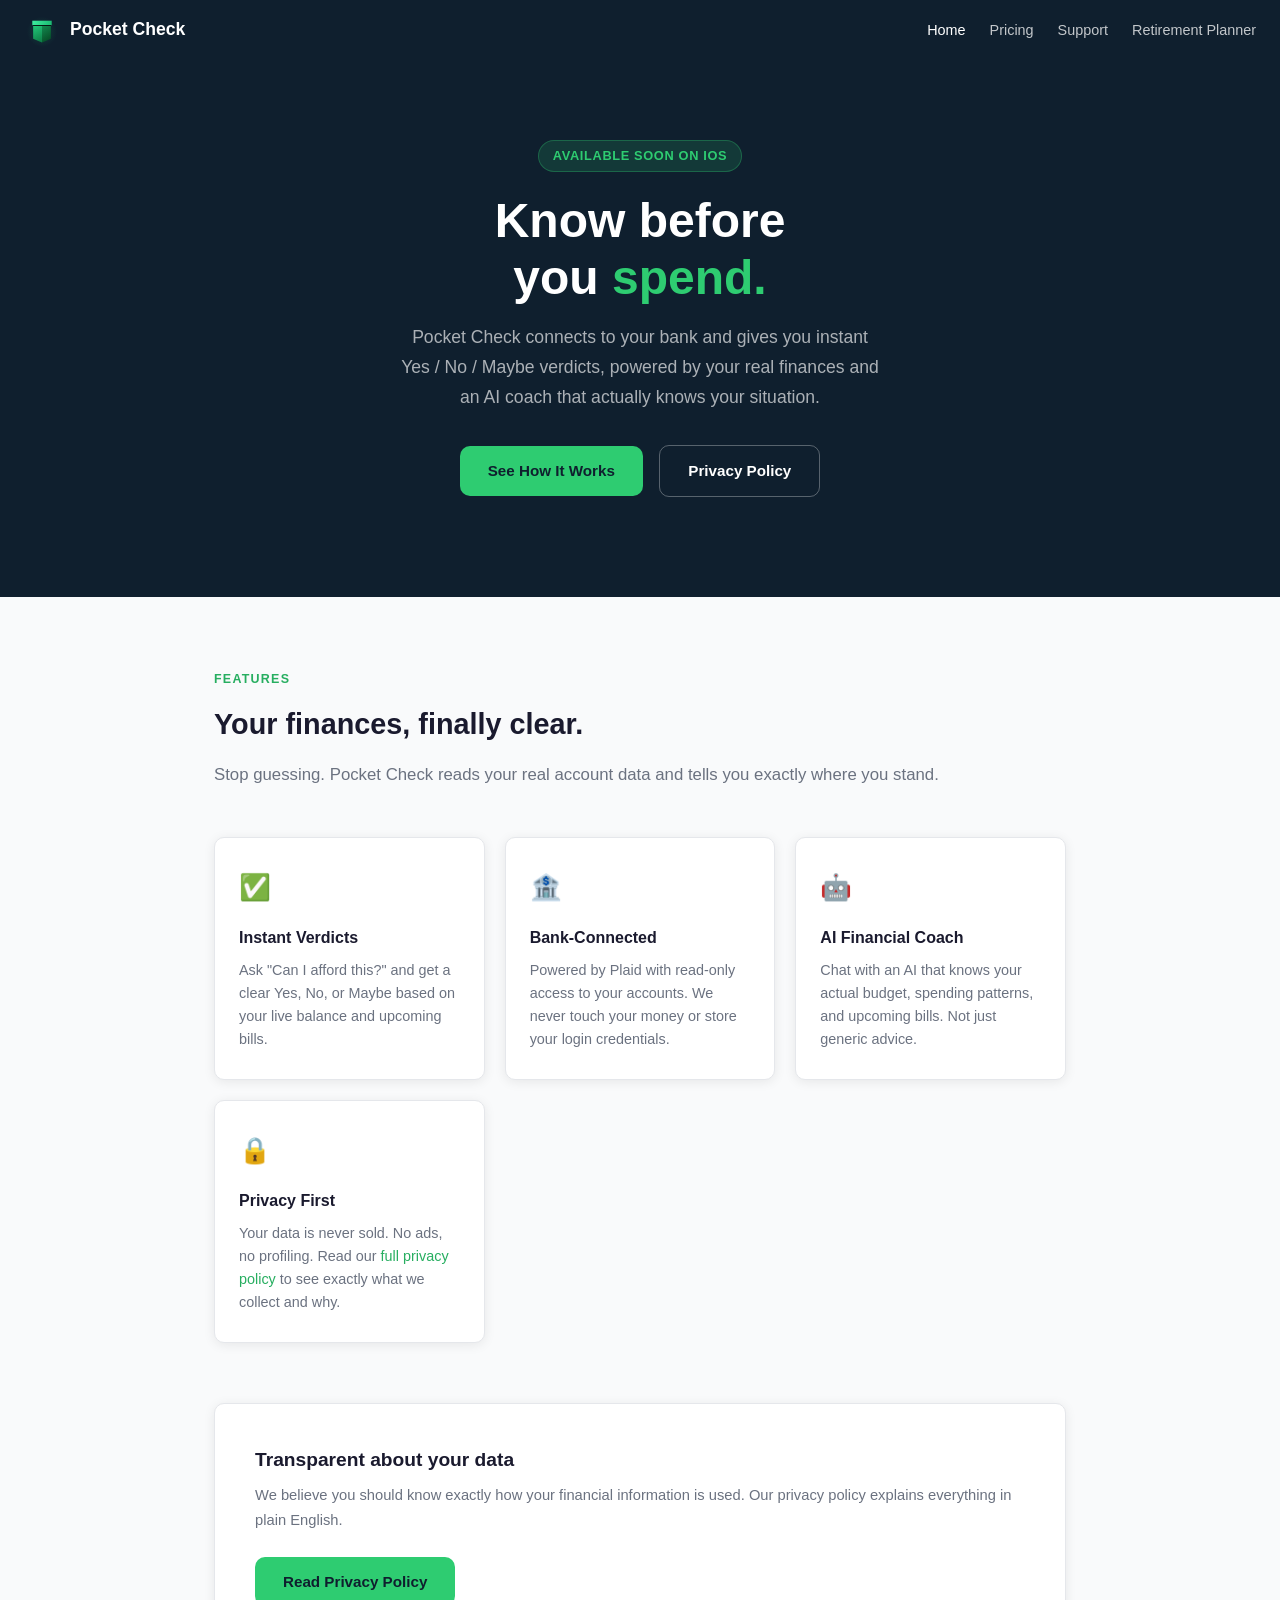
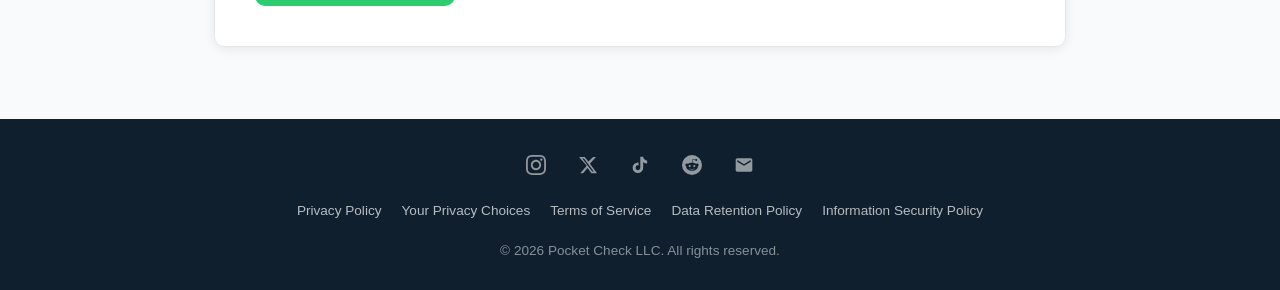
<file: index.html>
<!DOCTYPE html>
<html lang="en">
<head>
  <meta charset="UTF-8" />
  <meta name="viewport" content="width=device-width, initial-scale=1.0" />
  <title>Pocket Check: Know Before You Spend</title>
  <meta name="description" content="Pocket Check connects to your bank to give you real-time Yes / No / Maybe verdicts on any purchase, powered by AI." />
  <link rel="icon" type="image/x-icon" href="favicon/favicon.ico" />
  <link rel="icon" type="image/png" sizes="16x16" href="favicon/favicon-16x16.png" />
  <link rel="icon" type="image/png" sizes="32x32" href="favicon/favicon-32x32.png" />
  <link rel="apple-touch-icon" sizes="180x180" href="favicon/apple-touch-icon.png" />
  <link rel="icon" type="image/png" sizes="192x192" href="favicon/favicon-192x192.png" />
  <link rel="icon" type="image/png" sizes="512x512" href="favicon/favicon-512x512.png" />
  <link rel="stylesheet" href="css/styles.css" />
</head>
<body>

  <nav>
    <a href="/" class="nav-brand">
      <img src="assets/logo.svg" alt="Pocket Check" class="nav-logo" /> Pocket Check
    </a>
    <input type="checkbox" id="nav-toggle" class="nav-toggle-checkbox" />
    <label for="nav-toggle" class="nav-toggle-label" aria-label="Menu"><span></span><span></span><span></span></label>
    <ul class="nav-links">
      <li><a href="index.html" class="active">Home</a></li>
      <li><a href="pricing.html">Pricing</a></li>
      <li><a href="support.html">Support</a></li>
      <li><a href="retirement-planner.html">Retirement Planner</a></li>
    </ul>
  </nav>

  <section class="hero">
    <div class="hero-badge">Available Soon on iOS</div>
    <h1>Know before<br>you <span>spend.</span></h1>
    <p>Pocket Check connects to your bank and gives you instant Yes / No / Maybe verdicts, powered by your real finances and an AI coach that actually knows your situation.</p>
    <a href="#features" class="btn btn-primary">See How It Works</a>
    <a href="privacy-policy.html" class="btn btn-outline">Privacy Policy</a>
  </section>

  <div class="section" id="features">
    <div class="section-label">Features</div>
    <h2>Your finances, finally clear.</h2>
    <p class="lead">Stop guessing. Pocket Check reads your real account data and tells you exactly where you stand.</p>

    <div class="features">
      <div class="feature-card">
        <div class="feature-icon">✅</div>
        <h3>Instant Verdicts</h3>
        <p>Ask "Can I afford this?" and get a clear Yes, No, or Maybe based on your live balance and upcoming bills.</p>
      </div>
      <div class="feature-card">
        <div class="feature-icon">🏦</div>
        <h3>Bank-Connected</h3>
        <p>Powered by Plaid with read-only access to your accounts. We never touch your money or store your login credentials.</p>
      </div>
      <div class="feature-card">
        <div class="feature-icon">🤖</div>
        <h3>AI Financial Coach</h3>
        <p>Chat with an AI that knows your actual budget, spending patterns, and upcoming bills. Not just generic advice.</p>
      </div>
      <div class="feature-card">
        <div class="feature-icon">🔒</div>
        <h3>Privacy First</h3>
        <p>Your data is never sold. No ads, no profiling. Read our <a href="privacy-policy.html">full privacy policy</a> to see exactly what we collect and why.</p>
      </div>
    </div>

    <div class="privacy-cta">
      <div>
        <h3>Transparent about your data</h3>
        <p>We believe you should know exactly how your financial information is used. Our privacy policy explains everything in plain English.</p>
      </div>
      <a href="privacy-policy.html" class="btn btn-primary">Read Privacy Policy</a>
    </div>
  </div>

  <footer>
    <div class="footer-socials">
      <a href="https://instagram.com/pocketcheckapp" target="_blank" rel="noopener" aria-label="Instagram">
        <svg viewBox="0 0 24 24" fill="currentColor"><path d="M12 2.163c3.204 0 3.584.012 4.85.07 3.252.148 4.771 1.691 4.919 4.919.058 1.265.069 1.645.069 4.849 0 3.205-.012 3.584-.069 4.849-.149 3.225-1.664 4.771-4.919 4.919-1.266.058-1.644.07-4.85.07-3.204 0-3.584-.012-4.849-.07-3.26-.149-4.771-1.699-4.919-4.92-.058-1.265-.07-1.644-.07-4.849 0-3.204.013-3.583.07-4.849.149-3.227 1.664-4.771 4.919-4.919 1.266-.057 1.645-.069 4.849-.069zm0-2.163c-3.259 0-3.667.014-4.947.072-4.358.2-6.78 2.618-6.98 6.98-.059 1.281-.073 1.689-.073 4.948 0 3.259.014 3.668.072 4.948.2 4.358 2.618 6.78 6.98 6.98 1.281.058 1.689.072 4.948.072 3.259 0 3.668-.014 4.948-.072 4.354-.2 6.782-2.618 6.979-6.98.059-1.28.073-1.689.073-4.948 0-3.259-.014-3.667-.072-4.947-.196-4.354-2.617-6.78-6.979-6.98-1.281-.059-1.69-.073-4.949-.073zm0 5.838c-3.403 0-6.162 2.759-6.162 6.162s2.759 6.163 6.162 6.163 6.162-2.759 6.162-6.163c0-3.403-2.759-6.162-6.162-6.162zm0 10.162c-2.209 0-4-1.79-4-4 0-2.209 1.791-4 4-4s4 1.791 4 4c0 2.21-1.791 4-4 4zm6.406-11.845c-.796 0-1.441.645-1.441 1.44s.645 1.44 1.441 1.44c.795 0 1.439-.645 1.439-1.44s-.644-1.44-1.439-1.44z"/></svg>
      </a>
      <a href="https://x.com/pocketcheckapp" target="_blank" rel="noopener" aria-label="X">
        <svg viewBox="0 0 24 24" fill="currentColor"><path d="M18.244 2.25h3.308l-7.227 8.26 8.502 11.24H16.17l-4.714-6.231-5.401 6.231H2.747l7.73-8.835L1.254 2.25H8.08l4.259 5.63L18.244 2.25zm-1.161 17.52h1.833L7.084 4.126H5.117L17.083 19.77z"/></svg>
      </a>
      <a href="https://tiktok.com/@pocketcheckapp" target="_blank" rel="noopener" aria-label="TikTok">
        <svg viewBox="0 0 24 24" fill="currentColor"><path d="M19.59 6.69a4.83 4.83 0 01-3.77-4.25V2h-3.45v13.67a2.89 2.89 0 01-2.88 2.5 2.89 2.89 0 01-2.89-2.89 2.89 2.89 0 012.89-2.89c.28 0 .54.04.79.1V9.01a6.33 6.33 0 00-.79-.05 6.34 6.34 0 00-6.34 6.34 6.34 6.34 0 006.34 6.34 6.34 6.34 0 006.33-6.34V8.69a8.18 8.18 0 004.79 1.54V6.79a4.85 4.85 0 01-1.02-.1z"/></svg>
      </a>
      <a href="https://reddit.com/u/pocketcheckapp" target="_blank" rel="noopener" aria-label="Reddit">
        <svg viewBox="0 0 24 24" fill="currentColor"><path d="M12 0A12 12 0 0 0 0 12a12 12 0 0 0 12 12 12 12 0 0 0 12-12A12 12 0 0 0 12 0zm5.01 4.744c.688 0 1.25.561 1.25 1.249a1.25 1.25 0 0 1-2.498.056l-2.597-.547-.8 3.747c1.824.07 3.48.632 4.674 1.488.308-.309.73-.491 1.207-.491.968 0 1.754.786 1.754 1.754 0 .716-.435 1.333-1.01 1.614a3.111 3.111 0 0 1 .042.52c0 2.694-3.13 4.87-7.004 4.87-3.874 0-7.004-2.176-7.004-4.87 0-.183.015-.366.043-.534A1.748 1.748 0 0 1 4.028 12c0-.968.786-1.754 1.754-1.754.463 0 .898.196 1.207.49 1.207-.883 2.878-1.43 4.744-1.487l.885-4.182a.342.342 0 0 1 .14-.197.35.35 0 0 1 .238-.042l2.906.617a1.214 1.214 0 0 1 1.108-.701zM9.25 12C8.561 12 8 12.562 8 13.25c0 .687.561 1.248 1.25 1.248.687 0 1.248-.561 1.248-1.249 0-.688-.561-1.249-1.249-1.249zm5.5 0c-.687 0-1.248.561-1.248 1.25 0 .687.561 1.248 1.249 1.248.688 0 1.249-.561 1.249-1.249 0-.687-.562-1.249-1.25-1.249zm-5.466 3.99a.327.327 0 0 0-.231.094.33.33 0 0 0 0 .463c.842.842 2.484.913 2.961.913.477 0 2.105-.056 2.961-.913a.361.361 0 0 0 .029-.463.33.33 0 0 0-.464 0c-.547.533-1.684.73-2.512.73-.828 0-1.979-.196-2.512-.73a.326.326 0 0 0-.232-.095z"/></svg>
      </a>
      <a href="mailto:pocketcheckapp@gmail.com" aria-label="Email">
        <svg viewBox="0 0 24 24" fill="currentColor"><path d="M20 4H4c-1.1 0-2 .9-2 2v12c0 1.1.9 2 2 2h16c1.1 0 2-.9 2-2V6c0-1.1-.9-2-2-2zm0 4l-8 5-8-5V6l8 5 8-5v2z"/></svg>
      </a>
    </div>
    <div class="footer-links">
      <a href="privacy-policy.html">Privacy Policy</a>
      <a href="privacy-choices.html">Your Privacy Choices</a>
      <a href="terms-of-service.html">Terms of Service</a>
      <a href="data-retention-policy.html">Data Retention Policy</a>
      <a href="information-security-policy.html">Information Security Policy</a>
    </div>
    <p>&copy; 2026 Pocket Check LLC. All rights reserved.</p>
  </footer>

</body>
</html>
</file>
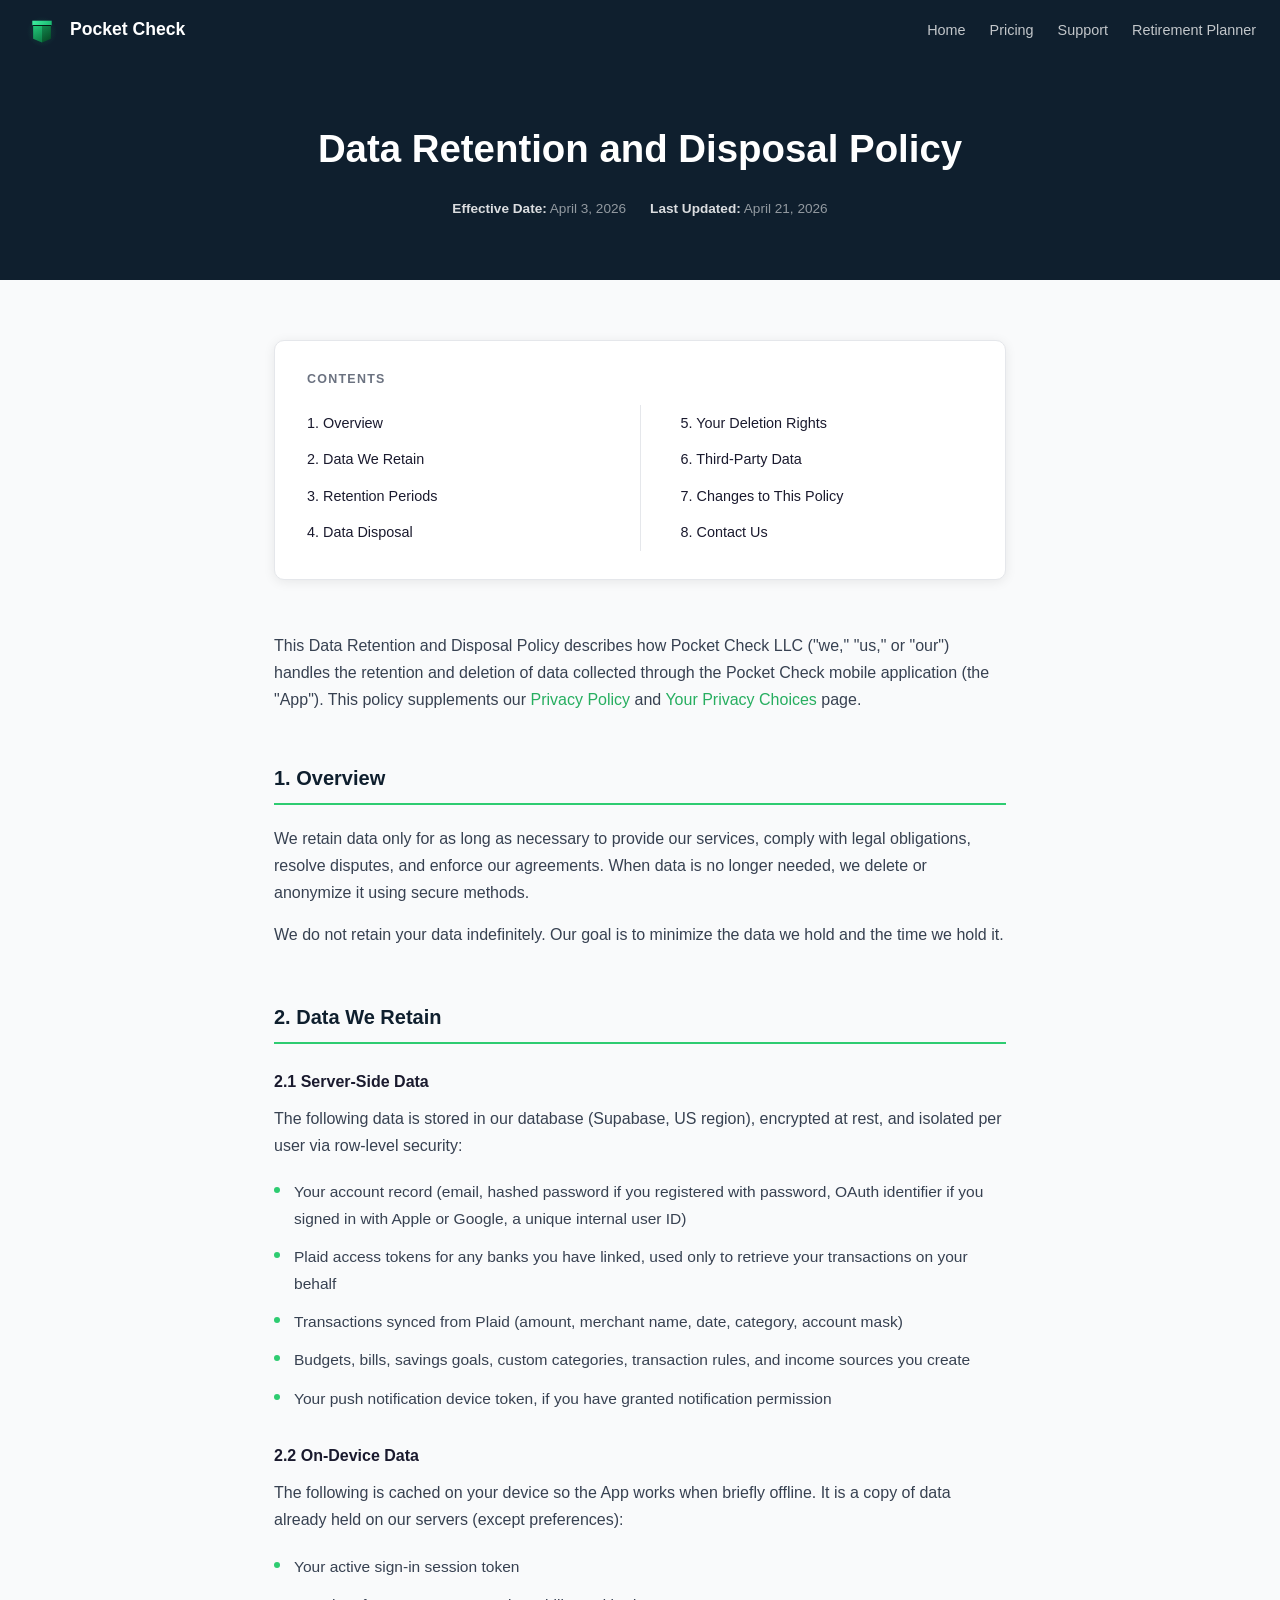
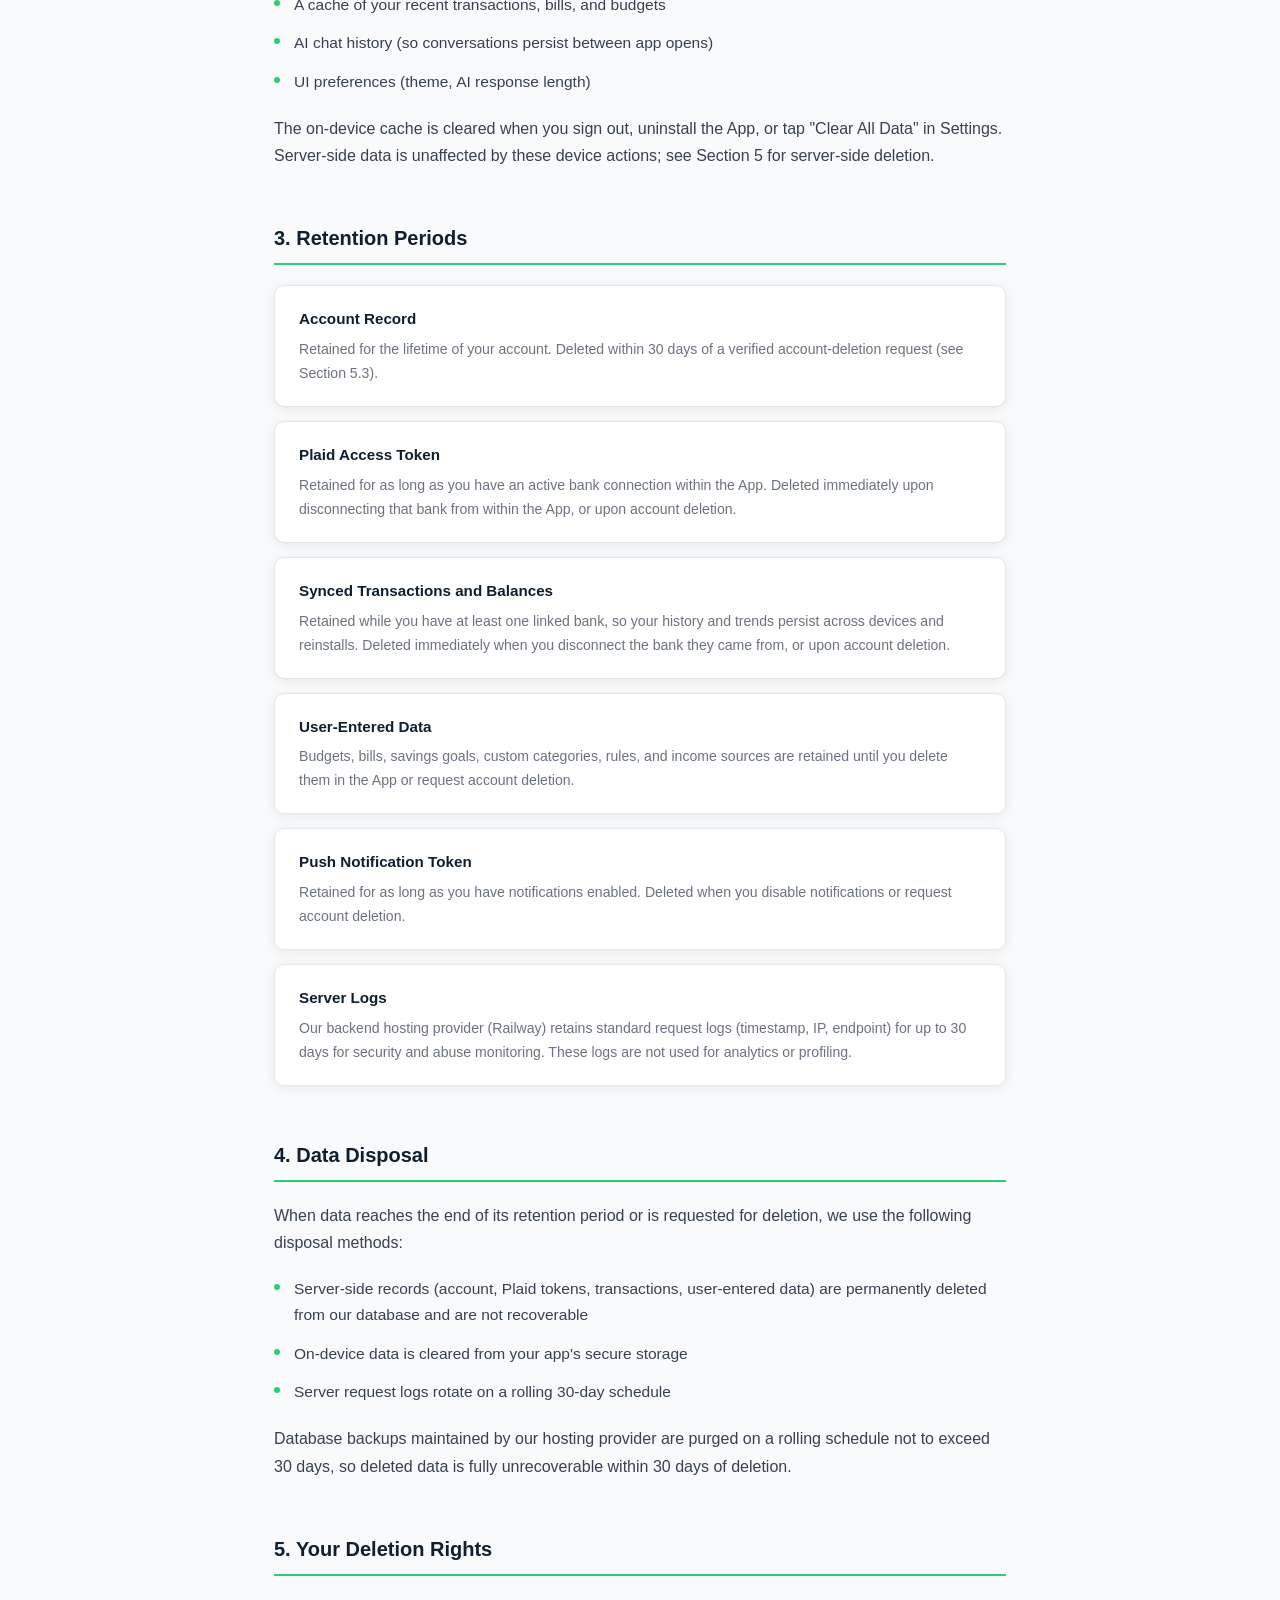
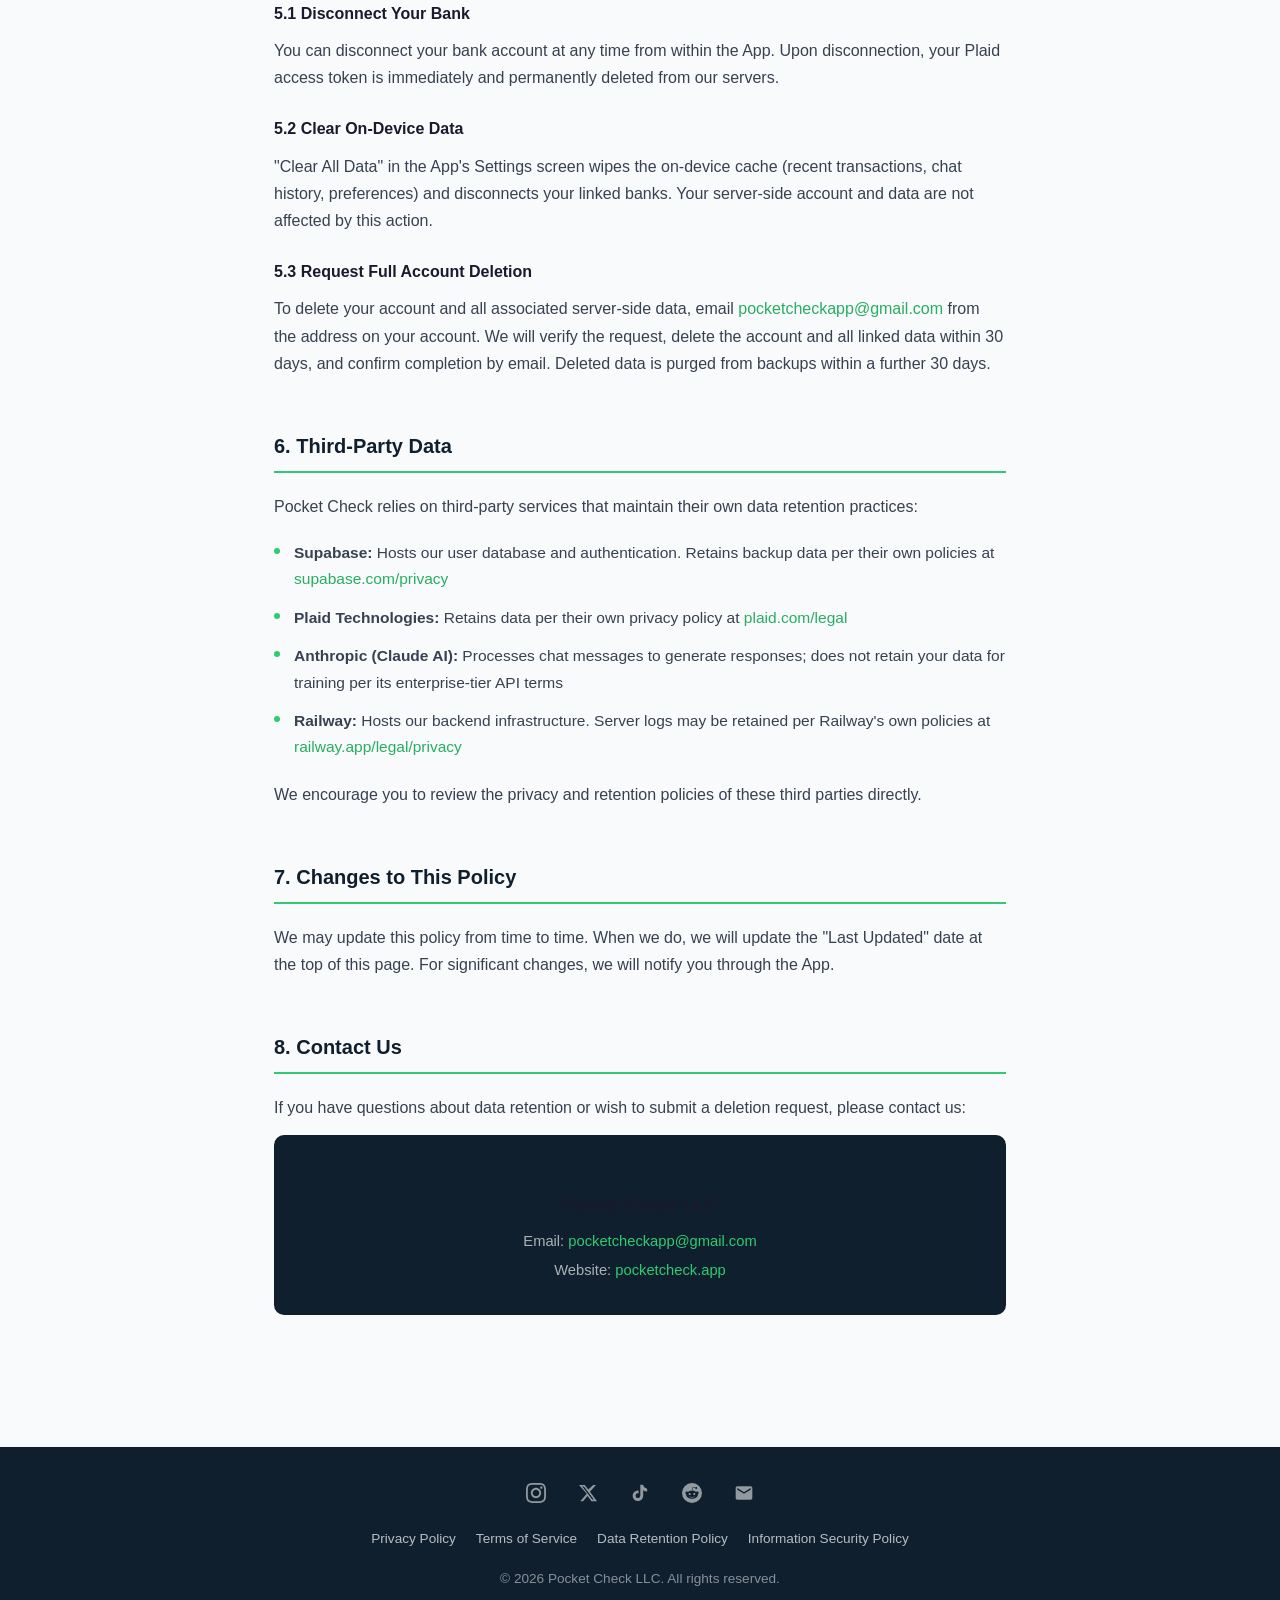
<file: data-retention-policy.html>
<!DOCTYPE html>
<html lang="en">
<head>
  <meta charset="UTF-8" />
  <meta name="viewport" content="width=device-width, initial-scale=1.0" />
  <title>Data Retention and Disposal Policy | Pocket Check</title>
  <meta name="description" content="Pocket Check LLC Data Retention and Disposal Policy: how long we keep your data and how we delete it." />
  <link rel="icon" type="image/x-icon" href="favicon/favicon.ico" />
  <link rel="icon" type="image/png" sizes="16x16" href="favicon/favicon-16x16.png" />
  <link rel="icon" type="image/png" sizes="32x32" href="favicon/favicon-32x32.png" />
  <link rel="apple-touch-icon" sizes="180x180" href="favicon/apple-touch-icon.png" />
  <link rel="icon" type="image/png" sizes="192x192" href="favicon/favicon-192x192.png" />
  <link rel="icon" type="image/png" sizes="512x512" href="favicon/favicon-512x512.png" />
  <link rel="stylesheet" href="css/styles.css" />
</head>
<body>

  <nav>
    <a href="/" class="nav-brand">
      <img src="assets/logo.svg" alt="Pocket Check" class="nav-logo" /> Pocket Check
    </a>
    <input type="checkbox" id="nav-toggle" class="nav-toggle-checkbox" />
    <label for="nav-toggle" class="nav-toggle-label" aria-label="Menu"><span></span><span></span><span></span></label>
    <ul class="nav-links">
      <li><a href="index.html">Home</a></li>
      <li><a href="pricing.html">Pricing</a></li>
      <li><a href="support.html">Support</a></li>
      <li><a href="retirement-planner.html">Retirement Planner</a></li>
    </ul>
  </nav>

  <header class="policy-header">
    <h1>Data Retention and Disposal Policy</h1>
    <div class="policy-meta">
      <span><strong>Effective Date:</strong> April 3, 2026</span>
      <span><strong>Last Updated:</strong> April 21, 2026</span>
    </div>
  </header>

  <main class="policy-body">

    <div class="policy-toc">
      <p class="toc-heading">Contents</p>
      <table class="toc-table">
        <tbody>
          <tr>
            <td><a href="#section-1">1. Overview</a></td>
            <td><a href="#section-5">5. Your Deletion Rights</a></td>
          </tr>
          <tr>
            <td><a href="#section-2">2. Data We Retain</a></td>
            <td><a href="#section-6">6. Third-Party Data</a></td>
          </tr>
          <tr>
            <td><a href="#section-3">3. Retention Periods</a></td>
            <td><a href="#section-7">7. Changes to This Policy</a></td>
          </tr>
          <tr>
            <td><a href="#section-4">4. Data Disposal</a></td>
            <td><a href="#section-8">8. Contact Us</a></td>
          </tr>
        </tbody>
      </table>
    </div>

    <p style="color:#374151; margin-bottom: 48px;">
      This Data Retention and Disposal Policy describes how Pocket Check LLC ("we," "us," or "our") handles the retention and deletion of data collected through the Pocket Check mobile application (the "App"). This policy supplements our <a href="privacy-policy.html">Privacy Policy</a> and <a href="privacy-choices.html">Your Privacy Choices</a> page.
    </p>

    <!-- Section 1 -->
    <div class="policy-section" id="section-1">
      <h2>1. Overview</h2>
      <p>We retain data only for as long as necessary to provide our services, comply with legal obligations, resolve disputes, and enforce our agreements. When data is no longer needed, we delete or anonymize it using secure methods.</p>
      <p>We do not retain your data indefinitely. Our goal is to minimize the data we hold and the time we hold it.</p>
    </div>

    <!-- Section 2 -->
    <div class="policy-section" id="section-2">
      <h2>2. Data We Retain</h2>

      <h3>2.1 Server-Side Data</h3>
      <p>The following data is stored in our database (Supabase, US region), encrypted at rest, and isolated per user via row-level security:</p>
      <ul>
        <li>Your account record (email, hashed password if you registered with password, OAuth identifier if you signed in with Apple or Google, a unique internal user ID)</li>
        <li>Plaid access tokens for any banks you have linked, used only to retrieve your transactions on your behalf</li>
        <li>Transactions synced from Plaid (amount, merchant name, date, category, account mask)</li>
        <li>Budgets, bills, savings goals, custom categories, transaction rules, and income sources you create</li>
        <li>Your push notification device token, if you have granted notification permission</li>
      </ul>

      <h3>2.2 On-Device Data</h3>
      <p>The following is cached on your device so the App works when briefly offline. It is a copy of data already held on our servers (except preferences):</p>
      <ul>
        <li>Your active sign-in session token</li>
        <li>A cache of your recent transactions, bills, and budgets</li>
        <li>AI chat history (so conversations persist between app opens)</li>
        <li>UI preferences (theme, AI response length)</li>
      </ul>
      <p>The on-device cache is cleared when you sign out, uninstall the App, or tap "Clear All Data" in Settings. Server-side data is unaffected by these device actions; see Section 5 for server-side deletion.</p>
    </div>

    <!-- Section 3 -->
    <div class="policy-section" id="section-3">
      <h2>3. Retention Periods</h2>

      <div class="third-party-card">
        <h4>Account Record</h4>
        <p>Retained for the lifetime of your account. Deleted within 30 days of a verified account-deletion request (see Section 5.3).</p>
      </div>

      <div class="third-party-card">
        <h4>Plaid Access Token</h4>
        <p>Retained for as long as you have an active bank connection within the App. Deleted immediately upon disconnecting that bank from within the App, or upon account deletion.</p>
      </div>

      <div class="third-party-card">
        <h4>Synced Transactions and Balances</h4>
        <p>Retained while you have at least one linked bank, so your history and trends persist across devices and reinstalls. Deleted immediately when you disconnect the bank they came from, or upon account deletion.</p>
      </div>

      <div class="third-party-card">
        <h4>User-Entered Data</h4>
        <p>Budgets, bills, savings goals, custom categories, rules, and income sources are retained until you delete them in the App or request account deletion.</p>
      </div>

      <div class="third-party-card">
        <h4>Push Notification Token</h4>
        <p>Retained for as long as you have notifications enabled. Deleted when you disable notifications or request account deletion.</p>
      </div>

      <div class="third-party-card">
        <h4>Server Logs</h4>
        <p>Our backend hosting provider (Railway) retains standard request logs (timestamp, IP, endpoint) for up to 30 days for security and abuse monitoring. These logs are not used for analytics or profiling.</p>
      </div>
    </div>

    <!-- Section 4 -->
    <div class="policy-section" id="section-4">
      <h2>4. Data Disposal</h2>
      <p>When data reaches the end of its retention period or is requested for deletion, we use the following disposal methods:</p>
      <ul>
        <li>Server-side records (account, Plaid tokens, transactions, user-entered data) are permanently deleted from our database and are not recoverable</li>
        <li>On-device data is cleared from your app's secure storage</li>
        <li>Server request logs rotate on a rolling 30-day schedule</li>
      </ul>
      <p>Database backups maintained by our hosting provider are purged on a rolling schedule not to exceed 30 days, so deleted data is fully unrecoverable within 30 days of deletion.</p>
    </div>

    <!-- Section 5 -->
    <div class="policy-section" id="section-5">
      <h2>5. Your Deletion Rights</h2>

      <h3>5.1 Disconnect Your Bank</h3>
      <p>You can disconnect your bank account at any time from within the App. Upon disconnection, your Plaid access token is immediately and permanently deleted from our servers.</p>

      <h3>5.2 Clear On-Device Data</h3>
      <p>"Clear All Data" in the App's Settings screen wipes the on-device cache (recent transactions, chat history, preferences) and disconnects your linked banks. Your server-side account and data are not affected by this action.</p>

      <h3>5.3 Request Full Account Deletion</h3>
      <p>To delete your account and all associated server-side data, email <a href="mailto:pocketcheckapp@gmail.com">pocketcheckapp@gmail.com</a> from the address on your account. We will verify the request, delete the account and all linked data within 30 days, and confirm completion by email. Deleted data is purged from backups within a further 30 days.</p>
    </div>

    <!-- Section 6 -->
    <div class="policy-section" id="section-6">
      <h2>6. Third-Party Data</h2>
      <p>Pocket Check relies on third-party services that maintain their own data retention practices:</p>
      <ul>
        <li><strong>Supabase:</strong> Hosts our user database and authentication. Retains backup data per their own policies at <a href="https://supabase.com/privacy" target="_blank" rel="noopener">supabase.com/privacy</a></li>
        <li><strong>Plaid Technologies:</strong> Retains data per their own privacy policy at <a href="https://plaid.com/legal" target="_blank" rel="noopener">plaid.com/legal</a></li>
        <li><strong>Anthropic (Claude AI):</strong> Processes chat messages to generate responses; does not retain your data for training per its enterprise-tier API terms</li>
        <li><strong>Railway:</strong> Hosts our backend infrastructure. Server logs may be retained per Railway's own policies at <a href="https://railway.app/legal/privacy" target="_blank" rel="noopener">railway.app/legal/privacy</a></li>
      </ul>
      <p>We encourage you to review the privacy and retention policies of these third parties directly.</p>
    </div>

    <!-- Section 7 -->
    <div class="policy-section" id="section-7">
      <h2>7. Changes to This Policy</h2>
      <p>We may update this policy from time to time. When we do, we will update the "Last Updated" date at the top of this page. For significant changes, we will notify you through the App.</p>
    </div>

    <!-- Section 8 -->
    <div class="policy-section" id="section-8">
      <h2>8. Contact Us</h2>
      <p>If you have questions about data retention or wish to submit a deletion request, please contact us:</p>
      <div class="contact-box">
        <h3>Pocket Check LLC</h3>
        <p>Email: <a href="mailto:pocketcheckapp@gmail.com">pocketcheckapp@gmail.com</a></p>
        <p>Website: <a href="https://pocketcheck.app" target="_blank" rel="noopener">pocketcheck.app</a></p>
      </div>
    </div>

  </main>

  <footer>
    <div class="footer-socials">
      <a href="https://instagram.com/pocketcheckapp" target="_blank" rel="noopener" aria-label="Instagram">
        <svg viewBox="0 0 24 24" fill="currentColor"><path d="M12 2.163c3.204 0 3.584.012 4.85.07 3.252.148 4.771 1.691 4.919 4.919.058 1.265.069 1.645.069 4.849 0 3.205-.012 3.584-.069 4.849-.149 3.225-1.664 4.771-4.919 4.919-1.266.058-1.644.07-4.85.07-3.204 0-3.584-.012-4.849-.07-3.26-.149-4.771-1.699-4.919-4.92-.058-1.265-.07-1.644-.07-4.849 0-3.204.013-3.583.07-4.849.149-3.227 1.664-4.771 4.919-4.919 1.266-.057 1.645-.069 4.849-.069zm0-2.163c-3.259 0-3.667.014-4.947.072-4.358.2-6.78 2.618-6.98 6.98-.059 1.281-.073 1.689-.073 4.948 0 3.259.014 3.668.072 4.948.2 4.358 2.618 6.78 6.98 6.98 1.281.058 1.689.072 4.948.072 3.259 0 3.668-.014 4.948-.072 4.354-.2 6.782-2.618 6.979-6.98.059-1.28.073-1.689.073-4.948 0-3.259-.014-3.667-.072-4.947-.196-4.354-2.617-6.78-6.979-6.98-1.281-.059-1.69-.073-4.949-.073zm0 5.838c-3.403 0-6.162 2.759-6.162 6.162s2.759 6.163 6.162 6.163 6.162-2.759 6.162-6.163c0-3.403-2.759-6.162-6.162-6.162zm0 10.162c-2.209 0-4-1.79-4-4 0-2.209 1.791-4 4-4s4 1.791 4 4c0 2.21-1.791 4-4 4zm6.406-11.845c-.796 0-1.441.645-1.441 1.44s.645 1.44 1.441 1.44c.795 0 1.439-.645 1.439-1.44s-.644-1.44-1.439-1.44z"/></svg>
      </a>
      <a href="https://x.com/pocketcheckapp" target="_blank" rel="noopener" aria-label="X">
        <svg viewBox="0 0 24 24" fill="currentColor"><path d="M18.244 2.25h3.308l-7.227 8.26 8.502 11.24H16.17l-4.714-6.231-5.401 6.231H2.747l7.73-8.835L1.254 2.25H8.08l4.259 5.63L18.244 2.25zm-1.161 17.52h1.833L7.084 4.126H5.117L17.083 19.77z"/></svg>
      </a>
      <a href="https://tiktok.com/@pocketcheckapp" target="_blank" rel="noopener" aria-label="TikTok">
        <svg viewBox="0 0 24 24" fill="currentColor"><path d="M19.59 6.69a4.83 4.83 0 01-3.77-4.25V2h-3.45v13.67a2.89 2.89 0 01-2.88 2.5 2.89 2.89 0 01-2.89-2.89 2.89 2.89 0 012.89-2.89c.28 0 .54.04.79.1V9.01a6.33 6.33 0 00-.79-.05 6.34 6.34 0 00-6.34 6.34 6.34 6.34 0 006.34 6.34 6.34 6.34 0 006.33-6.34V8.69a8.18 8.18 0 004.79 1.54V6.79a4.85 4.85 0 01-1.02-.1z"/></svg>
      </a>
      <a href="https://reddit.com/u/pocketcheckapp" target="_blank" rel="noopener" aria-label="Reddit">
        <svg viewBox="0 0 24 24" fill="currentColor"><path d="M12 0A12 12 0 0 0 0 12a12 12 0 0 0 12 12 12 12 0 0 0 12-12A12 12 0 0 0 12 0zm5.01 4.744c.688 0 1.25.561 1.25 1.249a1.25 1.25 0 0 1-2.498.056l-2.597-.547-.8 3.747c1.824.07 3.48.632 4.674 1.488.308-.309.73-.491 1.207-.491.968 0 1.754.786 1.754 1.754 0 .716-.435 1.333-1.01 1.614a3.111 3.111 0 0 1 .042.52c0 2.694-3.13 4.87-7.004 4.87-3.874 0-7.004-2.176-7.004-4.87 0-.183.015-.366.043-.534A1.748 1.748 0 0 1 4.028 12c0-.968.786-1.754 1.754-1.754.463 0 .898.196 1.207.49 1.207-.883 2.878-1.43 4.744-1.487l.885-4.182a.342.342 0 0 1 .14-.197.35.35 0 0 1 .238-.042l2.906.617a1.214 1.214 0 0 1 1.108-.701zM9.25 12C8.561 12 8 12.562 8 13.25c0 .687.561 1.248 1.25 1.248.687 0 1.248-.561 1.248-1.249 0-.688-.561-1.249-1.249-1.249zm5.5 0c-.687 0-1.248.561-1.248 1.25 0 .687.561 1.248 1.249 1.248.688 0 1.249-.561 1.249-1.249 0-.687-.562-1.249-1.25-1.249zm-5.466 3.99a.327.327 0 0 0-.231.094.33.33 0 0 0 0 .463c.842.842 2.484.913 2.961.913.477 0 2.105-.056 2.961-.913a.361.361 0 0 0 .029-.463.33.33 0 0 0-.464 0c-.547.533-1.684.73-2.512.73-.828 0-1.979-.196-2.512-.73a.326.326 0 0 0-.232-.095z"/></svg>
      </a>
      <a href="mailto:pocketcheckapp@gmail.com" aria-label="Email">
        <svg viewBox="0 0 24 24" fill="currentColor"><path d="M20 4H4c-1.1 0-2 .9-2 2v12c0 1.1.9 2 2 2h16c1.1 0 2-.9 2-2V6c0-1.1-.9-2-2-2zm0 4l-8 5-8-5V6l8 5 8-5v2z"/></svg>
      </a>
    </div>
    <div class="footer-links">
      <a href="privacy-policy.html">Privacy Policy</a>
      <a href="terms-of-service.html">Terms of Service</a>
      <a href="data-retention-policy.html">Data Retention Policy</a>
      <a href="information-security-policy.html">Information Security Policy</a>
    </div>
    <p>&copy; 2026 Pocket Check LLC. All rights reserved.</p>
  </footer>

</body>
</html>
</file>
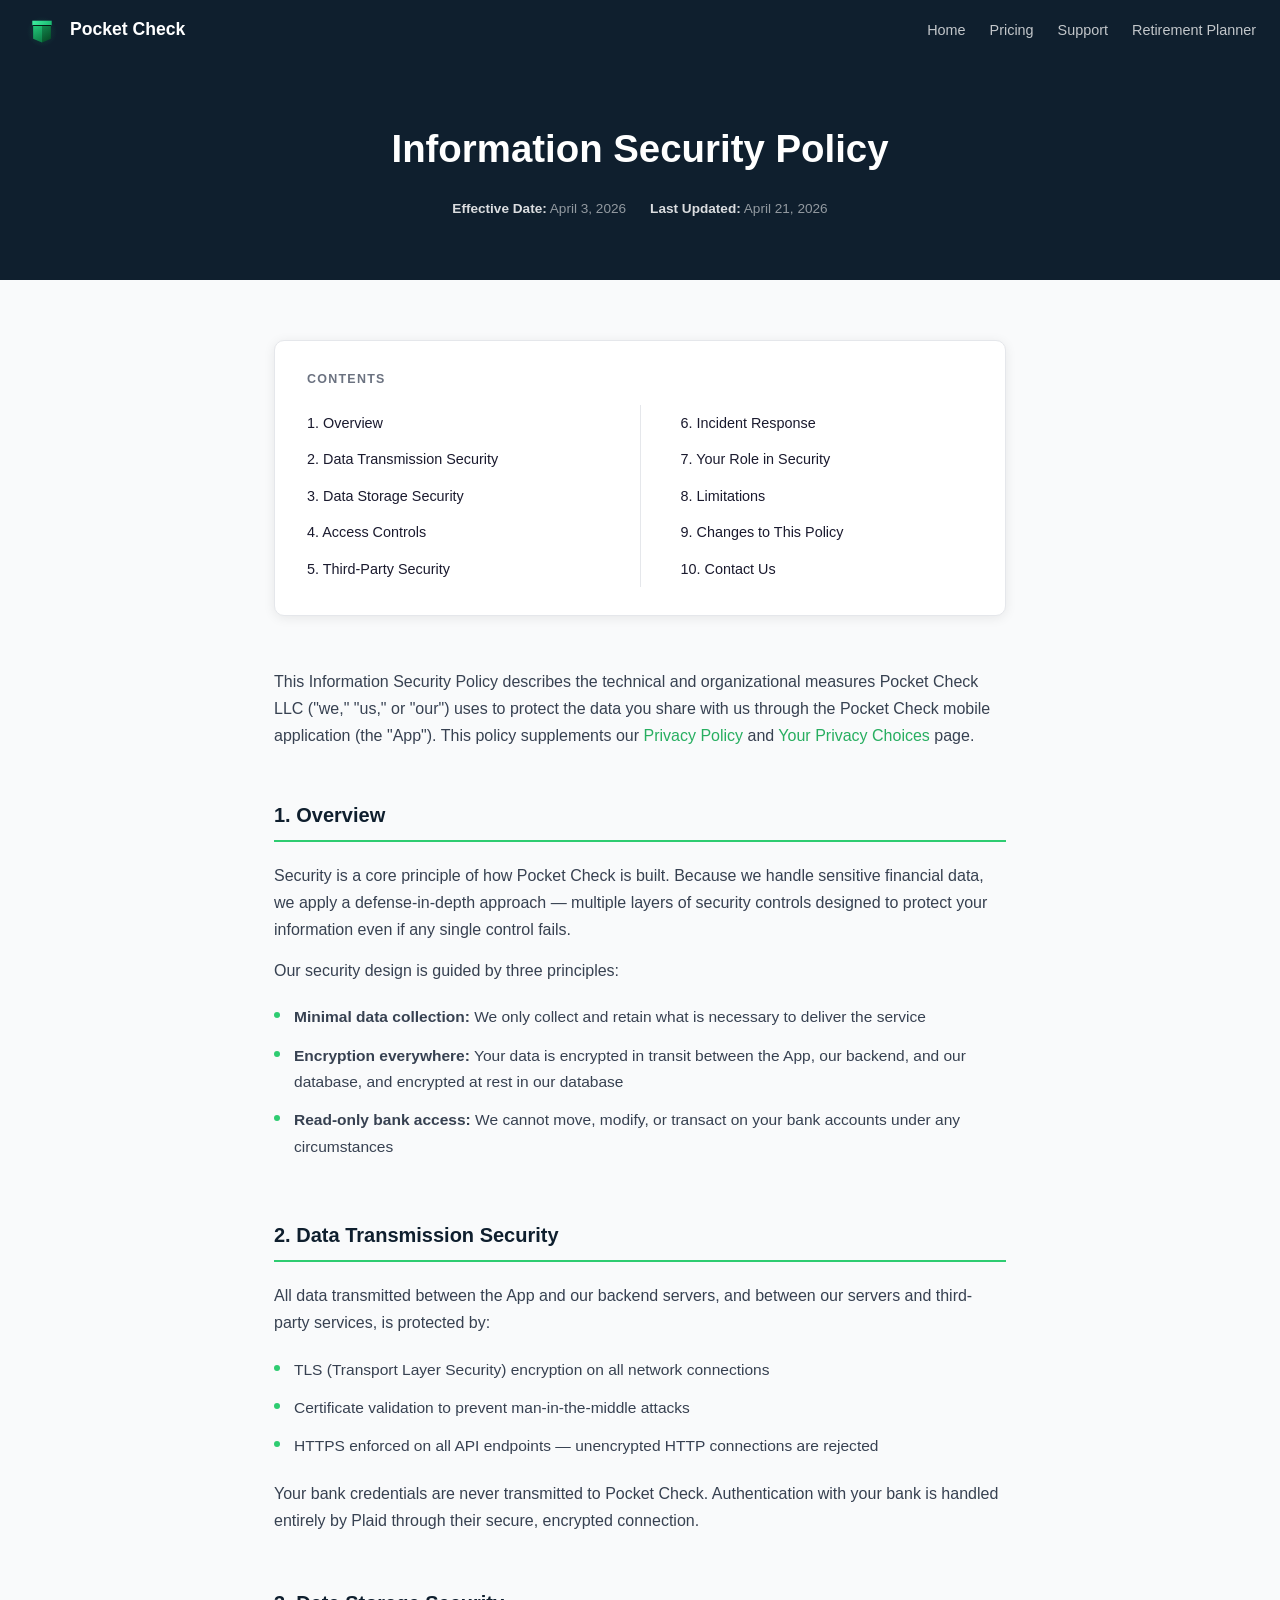
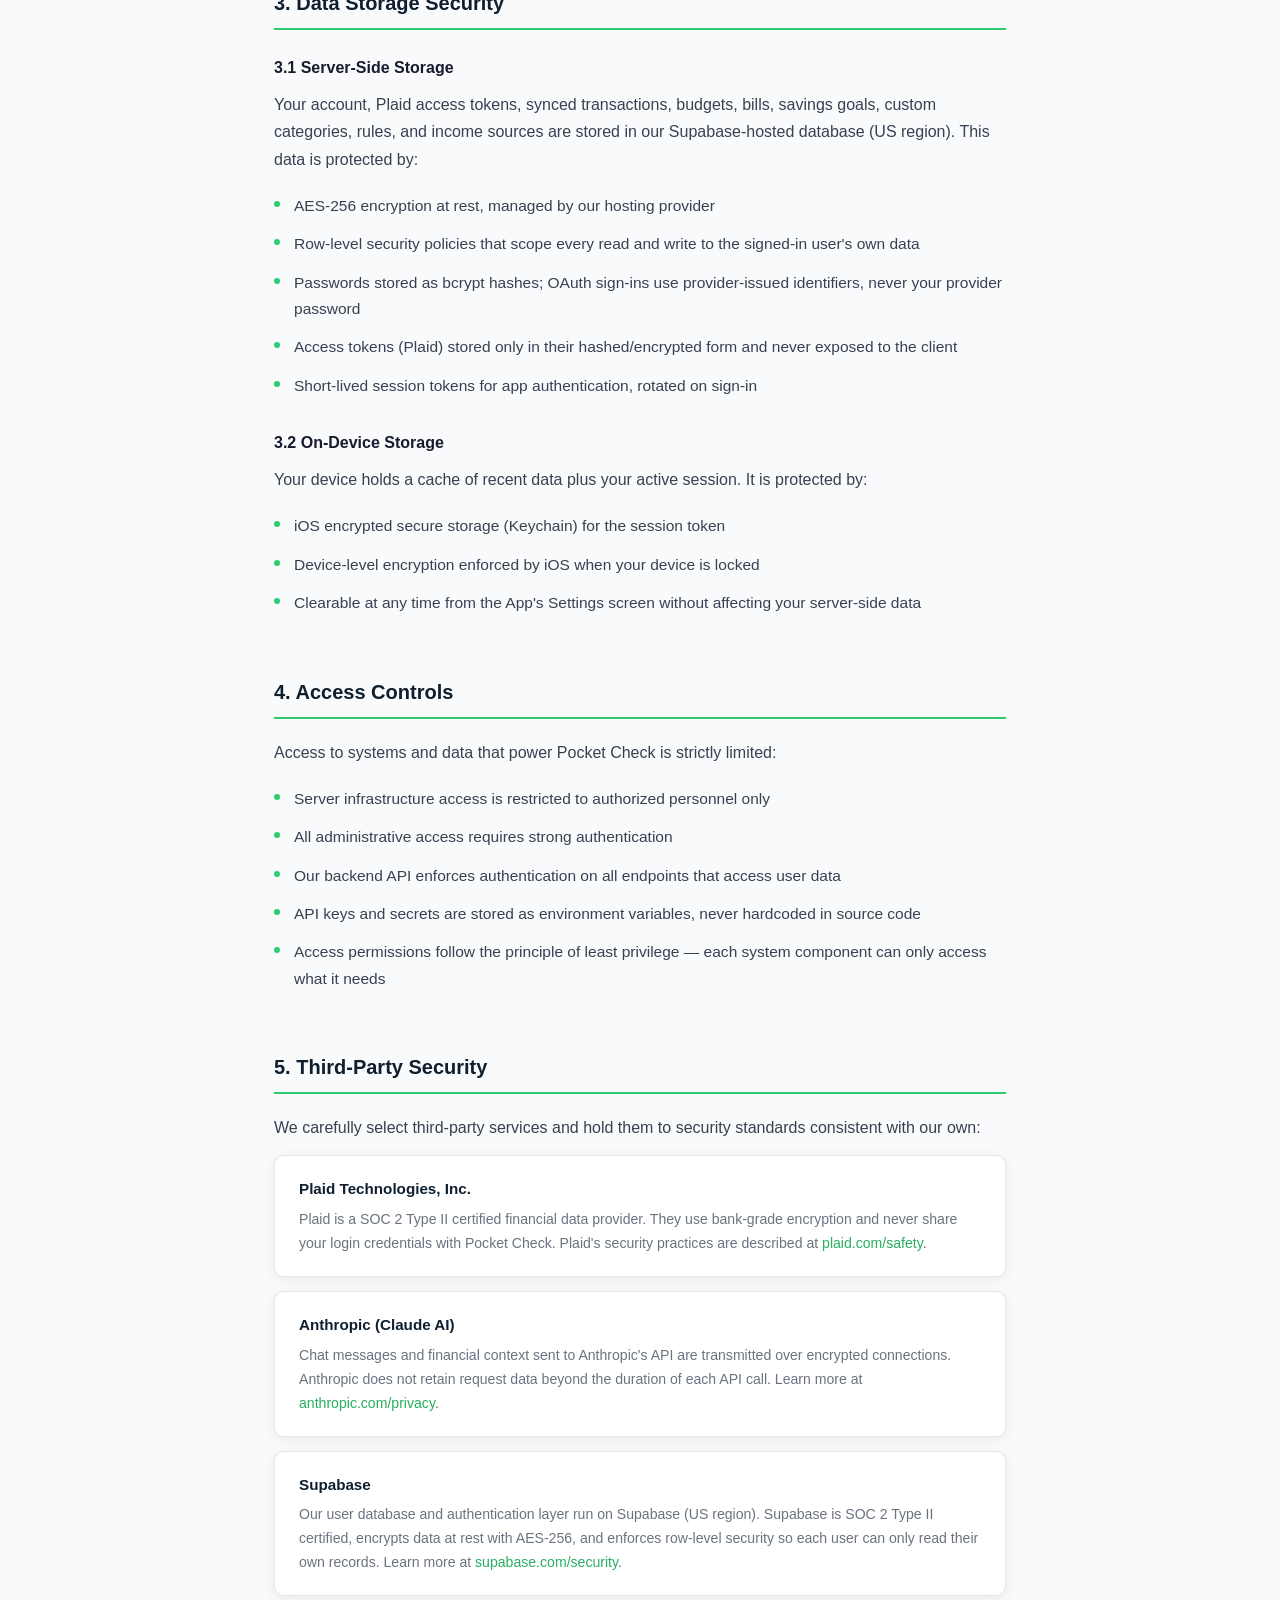
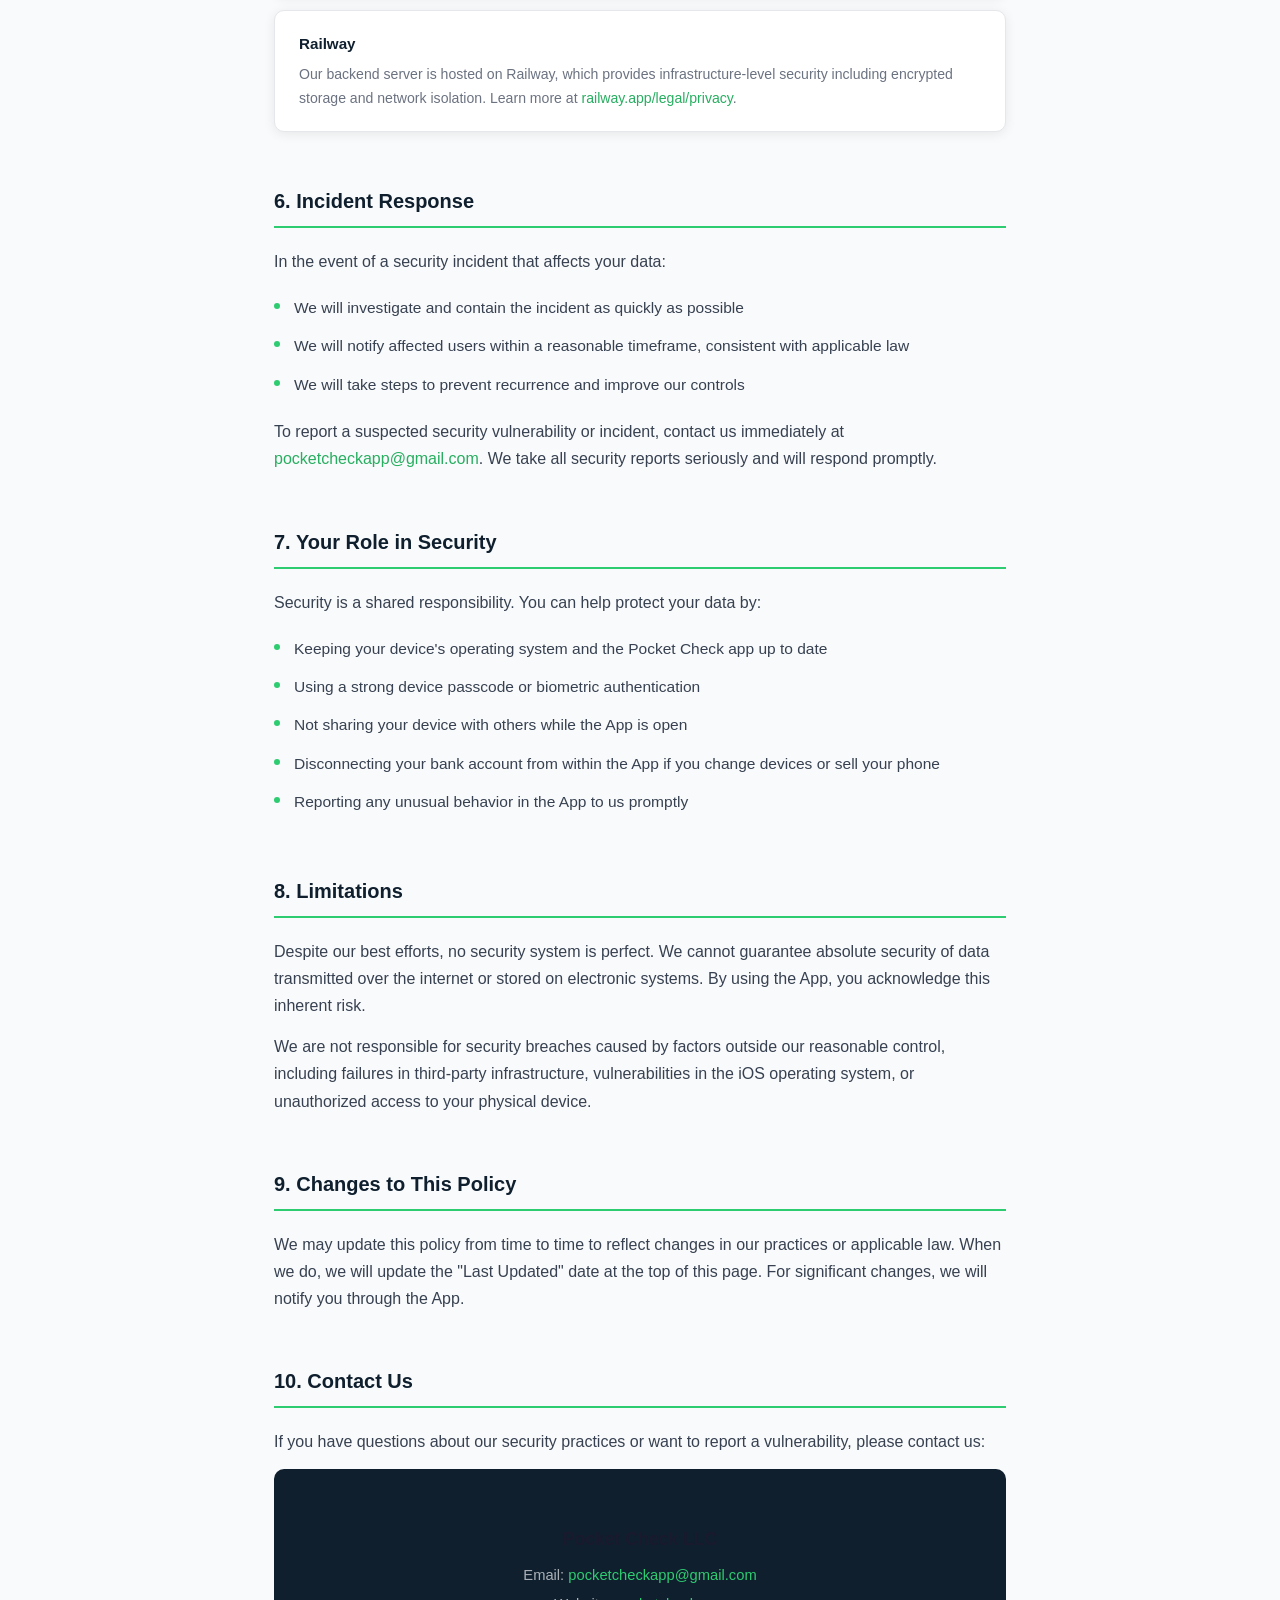
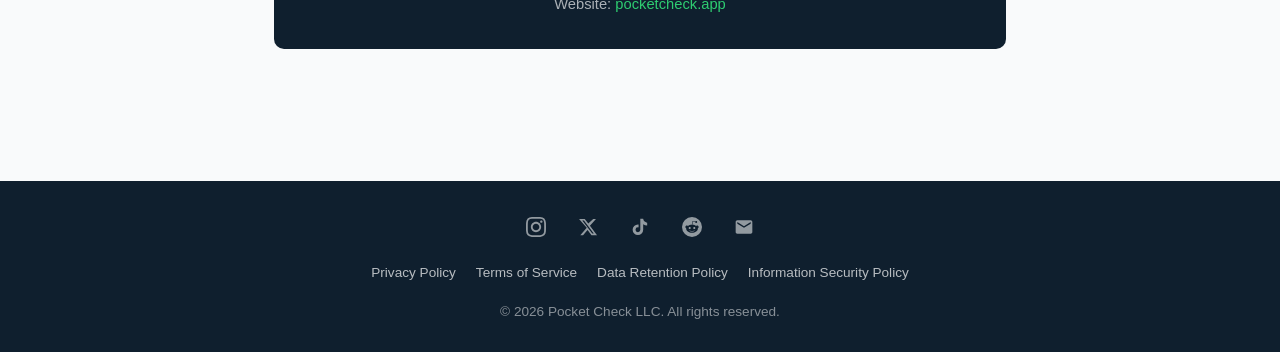
<file: information-security-policy.html>
<!DOCTYPE html>
<html lang="en">
<head>
  <meta charset="UTF-8" />
  <meta name="viewport" content="width=device-width, initial-scale=1.0" />
  <title>Information Security Policy | Pocket Check</title>
  <meta name="description" content="Pocket Check LLC Information Security Policy: how we protect your data and secure our systems." />
  <link rel="icon" type="image/x-icon" href="favicon/favicon.ico" />
  <link rel="icon" type="image/png" sizes="16x16" href="favicon/favicon-16x16.png" />
  <link rel="icon" type="image/png" sizes="32x32" href="favicon/favicon-32x32.png" />
  <link rel="apple-touch-icon" sizes="180x180" href="favicon/apple-touch-icon.png" />
  <link rel="icon" type="image/png" sizes="192x192" href="favicon/favicon-192x192.png" />
  <link rel="icon" type="image/png" sizes="512x512" href="favicon/favicon-512x512.png" />
  <link rel="stylesheet" href="css/styles.css" />
</head>
<body>

  <nav>
    <a href="/" class="nav-brand">
      <img src="assets/logo.svg" alt="Pocket Check" class="nav-logo" /> Pocket Check
    </a>
    <input type="checkbox" id="nav-toggle" class="nav-toggle-checkbox" />
    <label for="nav-toggle" class="nav-toggle-label" aria-label="Menu"><span></span><span></span><span></span></label>
    <ul class="nav-links">
      <li><a href="index.html">Home</a></li>
      <li><a href="pricing.html">Pricing</a></li>
      <li><a href="support.html">Support</a></li>
      <li><a href="retirement-planner.html">Retirement Planner</a></li>
    </ul>
  </nav>

  <header class="policy-header">
    <h1>Information Security Policy</h1>
    <div class="policy-meta">
      <span><strong>Effective Date:</strong> April 3, 2026</span>
      <span><strong>Last Updated:</strong> April 21, 2026</span>
    </div>
  </header>

  <main class="policy-body">

    <div class="policy-toc">
      <p class="toc-heading">Contents</p>
      <table class="toc-table">
        <tbody>
          <tr>
            <td><a href="#section-1">1. Overview</a></td>
            <td><a href="#section-6">6. Incident Response</a></td>
          </tr>
          <tr>
            <td><a href="#section-2">2. Data Transmission Security</a></td>
            <td><a href="#section-7">7. Your Role in Security</a></td>
          </tr>
          <tr>
            <td><a href="#section-3">3. Data Storage Security</a></td>
            <td><a href="#section-8">8. Limitations</a></td>
          </tr>
          <tr>
            <td><a href="#section-4">4. Access Controls</a></td>
            <td><a href="#section-9">9. Changes to This Policy</a></td>
          </tr>
          <tr>
            <td><a href="#section-5">5. Third-Party Security</a></td>
            <td><a href="#section-10">10. Contact Us</a></td>
          </tr>
        </tbody>
      </table>
    </div>

    <p style="color:#374151; margin-bottom: 48px;">
      This Information Security Policy describes the technical and organizational measures Pocket Check LLC ("we," "us," or "our") uses to protect the data you share with us through the Pocket Check mobile application (the "App"). This policy supplements our <a href="privacy-policy.html">Privacy Policy</a> and <a href="privacy-choices.html">Your Privacy Choices</a> page.
    </p>

    <!-- Section 1 -->
    <div class="policy-section" id="section-1">
      <h2>1. Overview</h2>
      <p>Security is a core principle of how Pocket Check is built. Because we handle sensitive financial data, we apply a defense-in-depth approach — multiple layers of security controls designed to protect your information even if any single control fails.</p>
      <p>Our security design is guided by three principles:</p>
      <ul>
        <li><strong>Minimal data collection:</strong> We only collect and retain what is necessary to deliver the service</li>
        <li><strong>Encryption everywhere:</strong> Your data is encrypted in transit between the App, our backend, and our database, and encrypted at rest in our database</li>
        <li><strong>Read-only bank access:</strong> We cannot move, modify, or transact on your bank accounts under any circumstances</li>
      </ul>
    </div>

    <!-- Section 2 -->
    <div class="policy-section" id="section-2">
      <h2>2. Data Transmission Security</h2>
      <p>All data transmitted between the App and our backend servers, and between our servers and third-party services, is protected by:</p>
      <ul>
        <li>TLS (Transport Layer Security) encryption on all network connections</li>
        <li>Certificate validation to prevent man-in-the-middle attacks</li>
        <li>HTTPS enforced on all API endpoints — unencrypted HTTP connections are rejected</li>
      </ul>
      <p>Your bank credentials are never transmitted to Pocket Check. Authentication with your bank is handled entirely by Plaid through their secure, encrypted connection.</p>
    </div>

    <!-- Section 3 -->
    <div class="policy-section" id="section-3">
      <h2>3. Data Storage Security</h2>

      <h3>3.1 Server-Side Storage</h3>
      <p>Your account, Plaid access tokens, synced transactions, budgets, bills, savings goals, custom categories, rules, and income sources are stored in our Supabase-hosted database (US region). This data is protected by:</p>
      <ul>
        <li>AES-256 encryption at rest, managed by our hosting provider</li>
        <li>Row-level security policies that scope every read and write to the signed-in user's own data</li>
        <li>Passwords stored as bcrypt hashes; OAuth sign-ins use provider-issued identifiers, never your provider password</li>
        <li>Access tokens (Plaid) stored only in their hashed/encrypted form and never exposed to the client</li>
        <li>Short-lived session tokens for app authentication, rotated on sign-in</li>
      </ul>

      <h3>3.2 On-Device Storage</h3>
      <p>Your device holds a cache of recent data plus your active session. It is protected by:</p>
      <ul>
        <li>iOS encrypted secure storage (Keychain) for the session token</li>
        <li>Device-level encryption enforced by iOS when your device is locked</li>
        <li>Clearable at any time from the App's Settings screen without affecting your server-side data</li>
      </ul>
    </div>

    <!-- Section 4 -->
    <div class="policy-section" id="section-4">
      <h2>4. Access Controls</h2>
      <p>Access to systems and data that power Pocket Check is strictly limited:</p>
      <ul>
        <li>Server infrastructure access is restricted to authorized personnel only</li>
        <li>All administrative access requires strong authentication</li>
        <li>Our backend API enforces authentication on all endpoints that access user data</li>
        <li>API keys and secrets are stored as environment variables, never hardcoded in source code</li>
        <li>Access permissions follow the principle of least privilege — each system component can only access what it needs</li>
      </ul>
    </div>

    <!-- Section 5 -->
    <div class="policy-section" id="section-5">
      <h2>5. Third-Party Security</h2>
      <p>We carefully select third-party services and hold them to security standards consistent with our own:</p>

      <div class="third-party-card">
        <h4>Plaid Technologies, Inc.</h4>
        <p>Plaid is a SOC 2 Type II certified financial data provider. They use bank-grade encryption and never share your login credentials with Pocket Check. Plaid's security practices are described at <a href="https://plaid.com/safety" target="_blank" rel="noopener">plaid.com/safety</a>.</p>
      </div>

      <div class="third-party-card">
        <h4>Anthropic (Claude AI)</h4>
        <p>Chat messages and financial context sent to Anthropic's API are transmitted over encrypted connections. Anthropic does not retain request data beyond the duration of each API call. Learn more at <a href="https://anthropic.com/privacy" target="_blank" rel="noopener">anthropic.com/privacy</a>.</p>
      </div>

      <div class="third-party-card">
        <h4>Supabase</h4>
        <p>Our user database and authentication layer run on Supabase (US region). Supabase is SOC 2 Type II certified, encrypts data at rest with AES-256, and enforces row-level security so each user can only read their own records. Learn more at <a href="https://supabase.com/security" target="_blank" rel="noopener">supabase.com/security</a>.</p>
      </div>

      <div class="third-party-card">
        <h4>Railway</h4>
        <p>Our backend server is hosted on Railway, which provides infrastructure-level security including encrypted storage and network isolation. Learn more at <a href="https://railway.app/legal/privacy" target="_blank" rel="noopener">railway.app/legal/privacy</a>.</p>
      </div>
    </div>

    <!-- Section 6 -->
    <div class="policy-section" id="section-6">
      <h2>6. Incident Response</h2>
      <p>In the event of a security incident that affects your data:</p>
      <ul>
        <li>We will investigate and contain the incident as quickly as possible</li>
        <li>We will notify affected users within a reasonable timeframe, consistent with applicable law</li>
        <li>We will take steps to prevent recurrence and improve our controls</li>
      </ul>
      <p>To report a suspected security vulnerability or incident, contact us immediately at <a href="mailto:pocketcheckapp@gmail.com">pocketcheckapp@gmail.com</a>. We take all security reports seriously and will respond promptly.</p>
    </div>

    <!-- Section 7 -->
    <div class="policy-section" id="section-7">
      <h2>7. Your Role in Security</h2>
      <p>Security is a shared responsibility. You can help protect your data by:</p>
      <ul>
        <li>Keeping your device's operating system and the Pocket Check app up to date</li>
        <li>Using a strong device passcode or biometric authentication</li>
        <li>Not sharing your device with others while the App is open</li>
        <li>Disconnecting your bank account from within the App if you change devices or sell your phone</li>
        <li>Reporting any unusual behavior in the App to us promptly</li>
      </ul>
    </div>

    <!-- Section 8 -->
    <div class="policy-section" id="section-8">
      <h2>8. Limitations</h2>
      <p>Despite our best efforts, no security system is perfect. We cannot guarantee absolute security of data transmitted over the internet or stored on electronic systems. By using the App, you acknowledge this inherent risk.</p>
      <p>We are not responsible for security breaches caused by factors outside our reasonable control, including failures in third-party infrastructure, vulnerabilities in the iOS operating system, or unauthorized access to your physical device.</p>
    </div>

    <!-- Section 9 -->
    <div class="policy-section" id="section-9">
      <h2>9. Changes to This Policy</h2>
      <p>We may update this policy from time to time to reflect changes in our practices or applicable law. When we do, we will update the "Last Updated" date at the top of this page. For significant changes, we will notify you through the App.</p>
    </div>

    <!-- Section 10 -->
    <div class="policy-section" id="section-10">
      <h2>10. Contact Us</h2>
      <p>If you have questions about our security practices or want to report a vulnerability, please contact us:</p>
      <div class="contact-box">
        <h3>Pocket Check LLC</h3>
        <p>Email: <a href="mailto:pocketcheckapp@gmail.com">pocketcheckapp@gmail.com</a></p>
        <p>Website: <a href="https://pocketcheck.app" target="_blank" rel="noopener">pocketcheck.app</a></p>
      </div>
    </div>

  </main>

  <footer>
    <div class="footer-socials">
      <a href="https://instagram.com/pocketcheckapp" target="_blank" rel="noopener" aria-label="Instagram">
        <svg viewBox="0 0 24 24" fill="currentColor"><path d="M12 2.163c3.204 0 3.584.012 4.85.07 3.252.148 4.771 1.691 4.919 4.919.058 1.265.069 1.645.069 4.849 0 3.205-.012 3.584-.069 4.849-.149 3.225-1.664 4.771-4.919 4.919-1.266.058-1.644.07-4.85.07-3.204 0-3.584-.012-4.849-.07-3.26-.149-4.771-1.699-4.919-4.92-.058-1.265-.07-1.644-.07-4.849 0-3.204.013-3.583.07-4.849.149-3.227 1.664-4.771 4.919-4.919 1.266-.057 1.645-.069 4.849-.069zm0-2.163c-3.259 0-3.667.014-4.947.072-4.358.2-6.78 2.618-6.98 6.98-.059 1.281-.073 1.689-.073 4.948 0 3.259.014 3.668.072 4.948.2 4.358 2.618 6.78 6.98 6.98 1.281.058 1.689.072 4.948.072 3.259 0 3.668-.014 4.948-.072 4.354-.2 6.782-2.618 6.979-6.98.059-1.28.073-1.689.073-4.948 0-3.259-.014-3.667-.072-4.947-.196-4.354-2.617-6.78-6.979-6.98-1.281-.059-1.69-.073-4.949-.073zm0 5.838c-3.403 0-6.162 2.759-6.162 6.162s2.759 6.163 6.162 6.163 6.162-2.759 6.162-6.163c0-3.403-2.759-6.162-6.162-6.162zm0 10.162c-2.209 0-4-1.79-4-4 0-2.209 1.791-4 4-4s4 1.791 4 4c0 2.21-1.791 4-4 4zm6.406-11.845c-.796 0-1.441.645-1.441 1.44s.645 1.44 1.441 1.44c.795 0 1.439-.645 1.439-1.44s-.644-1.44-1.439-1.44z"/></svg>
      </a>
      <a href="https://x.com/pocketcheckapp" target="_blank" rel="noopener" aria-label="X">
        <svg viewBox="0 0 24 24" fill="currentColor"><path d="M18.244 2.25h3.308l-7.227 8.26 8.502 11.24H16.17l-4.714-6.231-5.401 6.231H2.747l7.73-8.835L1.254 2.25H8.08l4.259 5.63L18.244 2.25zm-1.161 17.52h1.833L7.084 4.126H5.117L17.083 19.77z"/></svg>
      </a>
      <a href="https://tiktok.com/@pocketcheckapp" target="_blank" rel="noopener" aria-label="TikTok">
        <svg viewBox="0 0 24 24" fill="currentColor"><path d="M19.59 6.69a4.83 4.83 0 01-3.77-4.25V2h-3.45v13.67a2.89 2.89 0 01-2.88 2.5 2.89 2.89 0 01-2.89-2.89 2.89 2.89 0 012.89-2.89c.28 0 .54.04.79.1V9.01a6.33 6.33 0 00-.79-.05 6.34 6.34 0 00-6.34 6.34 6.34 6.34 0 006.34 6.34 6.34 6.34 0 006.33-6.34V8.69a8.18 8.18 0 004.79 1.54V6.79a4.85 4.85 0 01-1.02-.1z"/></svg>
      </a>
      <a href="https://reddit.com/u/pocketcheckapp" target="_blank" rel="noopener" aria-label="Reddit">
        <svg viewBox="0 0 24 24" fill="currentColor"><path d="M12 0A12 12 0 0 0 0 12a12 12 0 0 0 12 12 12 12 0 0 0 12-12A12 12 0 0 0 12 0zm5.01 4.744c.688 0 1.25.561 1.25 1.249a1.25 1.25 0 0 1-2.498.056l-2.597-.547-.8 3.747c1.824.07 3.48.632 4.674 1.488.308-.309.73-.491 1.207-.491.968 0 1.754.786 1.754 1.754 0 .716-.435 1.333-1.01 1.614a3.111 3.111 0 0 1 .042.52c0 2.694-3.13 4.87-7.004 4.87-3.874 0-7.004-2.176-7.004-4.87 0-.183.015-.366.043-.534A1.748 1.748 0 0 1 4.028 12c0-.968.786-1.754 1.754-1.754.463 0 .898.196 1.207.49 1.207-.883 2.878-1.43 4.744-1.487l.885-4.182a.342.342 0 0 1 .14-.197.35.35 0 0 1 .238-.042l2.906.617a1.214 1.214 0 0 1 1.108-.701zM9.25 12C8.561 12 8 12.562 8 13.25c0 .687.561 1.248 1.25 1.248.687 0 1.248-.561 1.248-1.249 0-.688-.561-1.249-1.249-1.249zm5.5 0c-.687 0-1.248.561-1.248 1.25 0 .687.561 1.248 1.249 1.248.688 0 1.249-.561 1.249-1.249 0-.687-.562-1.249-1.25-1.249zm-5.466 3.99a.327.327 0 0 0-.231.094.33.33 0 0 0 0 .463c.842.842 2.484.913 2.961.913.477 0 2.105-.056 2.961-.913a.361.361 0 0 0 .029-.463.33.33 0 0 0-.464 0c-.547.533-1.684.73-2.512.73-.828 0-1.979-.196-2.512-.73a.326.326 0 0 0-.232-.095z"/></svg>
      </a>
      <a href="mailto:pocketcheckapp@gmail.com" aria-label="Email">
        <svg viewBox="0 0 24 24" fill="currentColor"><path d="M20 4H4c-1.1 0-2 .9-2 2v12c0 1.1.9 2 2 2h16c1.1 0 2-.9 2-2V6c0-1.1-.9-2-2-2zm0 4l-8 5-8-5V6l8 5 8-5v2z"/></svg>
      </a>
    </div>
    <div class="footer-links">
      <a href="privacy-policy.html">Privacy Policy</a>
      <a href="terms-of-service.html">Terms of Service</a>
      <a href="data-retention-policy.html">Data Retention Policy</a>
      <a href="information-security-policy.html">Information Security Policy</a>
    </div>
    <p>&copy; 2026 Pocket Check LLC. All rights reserved.</p>
  </footer>

</body>
</html>
</file>
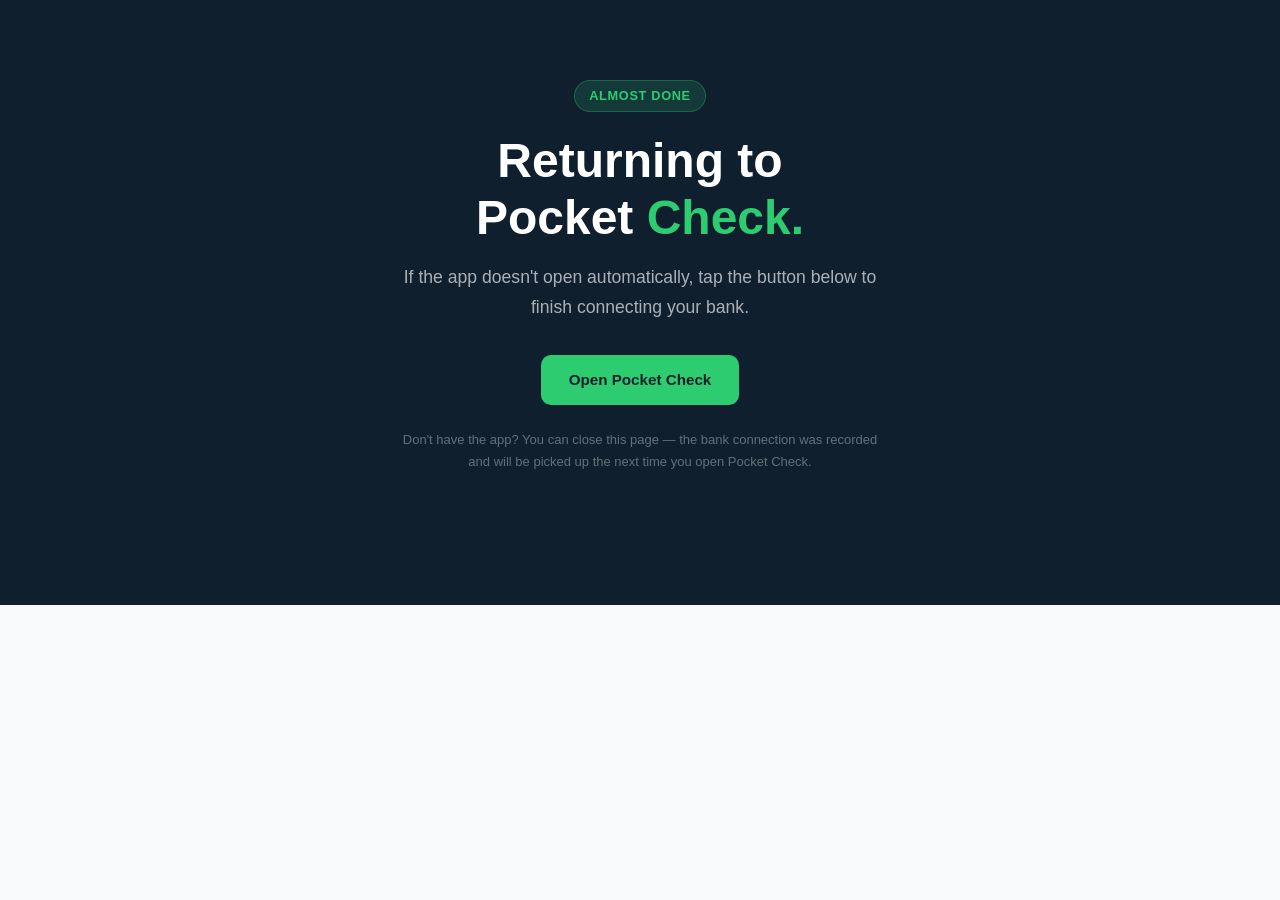
<file: plaid-oauth.html>
<!DOCTYPE html>
<html lang="en">
<head>
  <meta charset="UTF-8" />
  <meta name="viewport" content="width=device-width, initial-scale=1.0" />
  <title>Returning to Pocket Check</title>
  <meta name="description" content="Finishing your bank connection in the Pocket Check app." />
  <link rel="icon" type="image/x-icon" href="favicon/favicon.ico" />
  <link rel="icon" type="image/png" sizes="16x16" href="favicon/favicon-16x16.png" />
  <link rel="icon" type="image/png" sizes="32x32" href="favicon/favicon-32x32.png" />
  <link rel="apple-touch-icon" sizes="180x180" href="favicon/apple-touch-icon.png" />
  <link rel="icon" type="image/png" sizes="192x192" href="favicon/favicon-192x192.png" />
  <link rel="icon" type="image/png" sizes="512x512" href="favicon/favicon-512x512.png" />
  <link rel="stylesheet" href="css/styles.css" />
</head>
<body>
  <section class="hero" style="min-height:60vh;">
    <div class="hero-badge">Almost done</div>
    <h1>Returning to<br>Pocket <span>Check.</span></h1>
    <p id="msg">If the app doesn't open automatically, tap the button below to finish connecting your bank.</p>
    <a id="openApp" href="#" class="btn btn-primary">Open Pocket Check</a>
    <p style="margin-top:24px;font-size:13px;opacity:0.55;">Don't have the app? You can close this page — the bank connection was recorded and will be picked up the next time you open Pocket Check.</p>
  </section>

  <script>
    (function () {
      // Forward the full OAuth query string to the custom scheme so the Plaid
      // Link SDK can resume exactly where the user left off. On iOS, the
      // universal link handler in Info.plist intercepts the original https://
      // URL before this page ever renders -- this fallback only runs when
      // universal links aren't working (older iOS, wrong device, etc).
      var search = window.location.search || '';
      var deepLink = 'pocketcheck://plaid-oauth' + search;
      var btn = document.getElementById('openApp');
      btn.setAttribute('href', deepLink);

      // Auto-attempt the deep link on mobile.
      if (/iPhone|iPad|iPod|Android/i.test(navigator.userAgent)) {
        setTimeout(function () { window.location.href = deepLink; }, 50);
      }
    })();
  </script>
</body>
</html>
</file>
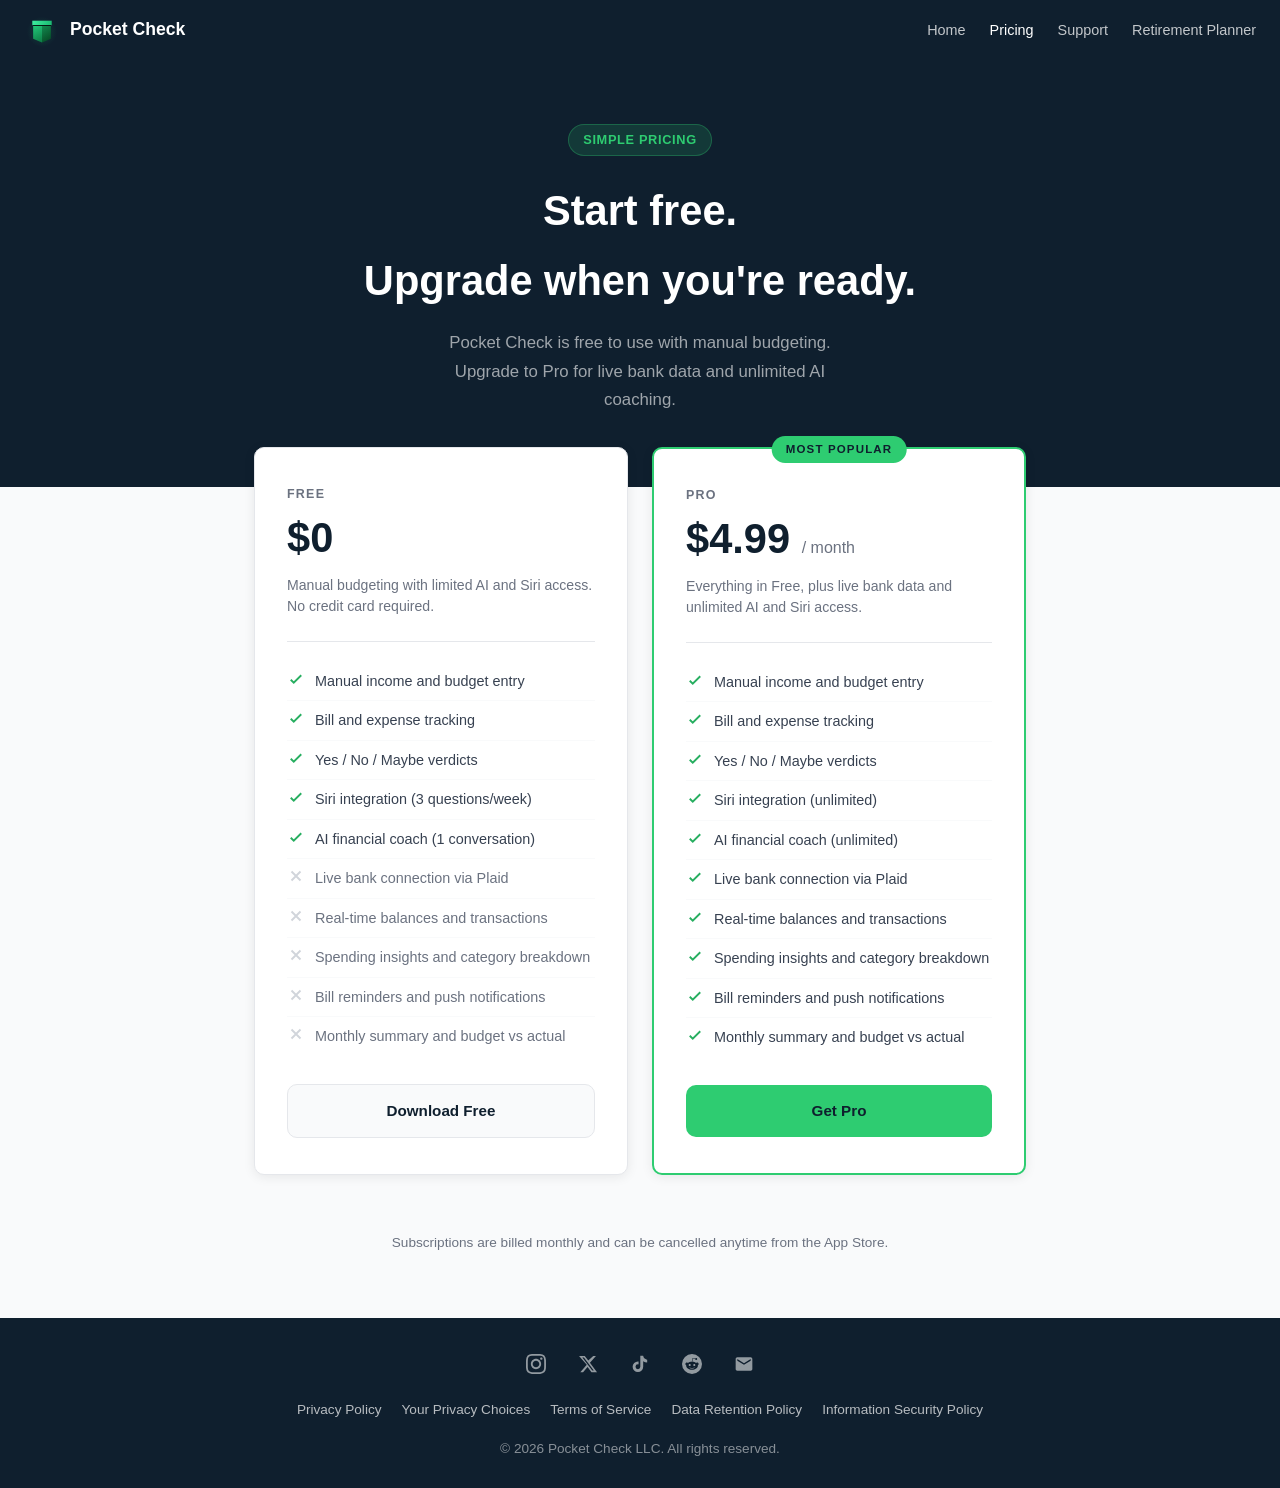
<file: pricing.html>
<!DOCTYPE html>
<html lang="en">
<head>
  <meta charset="UTF-8" />
  <meta name="viewport" content="width=device-width, initial-scale=1.0" />
  <title>Pricing | Pocket Check</title>
  <meta name="description" content="Pocket Check is free to get started. Upgrade to Pro for live bank data, unlimited AI coaching, and full Siri integration." />
  <link rel="icon" type="image/x-icon" href="favicon/favicon.ico" />
  <link rel="icon" type="image/png" sizes="16x16" href="favicon/favicon-16x16.png" />
  <link rel="icon" type="image/png" sizes="32x32" href="favicon/favicon-32x32.png" />
  <link rel="apple-touch-icon" sizes="180x180" href="favicon/apple-touch-icon.png" />
  <link rel="icon" type="image/png" sizes="192x192" href="favicon/favicon-192x192.png" />
  <link rel="icon" type="image/png" sizes="512x512" href="favicon/favicon-512x512.png" />
  <link rel="stylesheet" href="css/styles.css" />
  <style>
    .pricing-hero {
      background: var(--navy);
      color: var(--white);
      padding: 64px 24px 72px;
      text-align: center;
    }
    .pricing-hero h1 { font-size: clamp(1.8rem, 4vw, 2.6rem); font-weight: 800; margin-bottom: 12px; }
    .pricing-hero p { color: rgba(255,255,255,0.6); font-size: 1.05rem; max-width: 440px; margin: 0 auto; }

    .pricing-grid {
      display: grid;
      grid-template-columns: 1fr 1fr;
      gap: 24px;
      align-items: stretch;
      max-width: 820px;
      margin: -40px auto 0;
      padding: 0 24px 56px;
    }

    .pricing-card {
      background: var(--white);
      border: 1px solid var(--border);
      border-radius: var(--radius);
      padding: 36px 32px;
      box-shadow: var(--shadow);
      display: flex;
      flex-direction: column;
    }

    .pricing-card.pro {
      border: 2px solid var(--green);
      position: relative;
    }

    .pro-badge {
      position: absolute;
      top: -13px;
      left: 50%;
      transform: translateX(-50%);
      background: var(--green);
      color: var(--navy);
      font-size: 0.72rem;
      font-weight: 800;
      text-transform: uppercase;
      letter-spacing: 0.1em;
      padding: 4px 14px;
      border-radius: 100px;
      white-space: nowrap;
    }

    .pricing-tier {
      font-size: 0.78rem;
      font-weight: 700;
      text-transform: uppercase;
      letter-spacing: 0.1em;
      color: var(--muted);
      margin-bottom: 12px;
    }

    .pricing-price {
      font-size: 2.6rem;
      font-weight: 800;
      color: var(--navy);
      line-height: 1;
      margin-bottom: 4px;
    }

    .pricing-price span {
      font-size: 1rem;
      font-weight: 500;
      color: var(--muted);
    }

    .pricing-desc {
      font-size: 0.88rem;
      color: var(--muted);
      margin: 12px 0 0;
      line-height: 1.5;
    }

    .pricing-features {
      list-style: none;
      padding: 0;
      margin: 0;
      border-top: 1px solid var(--border);
      padding-top: 20px;
      margin-top: 24px;
      flex: 1;
    }

    .pricing-features li {
      display: flex;
      align-items: flex-start;
      gap: 10px;
      font-size: 0.9rem;
      color: #374151;
      padding: 7px 0;
      border-bottom: 1px solid var(--bg);
    }

    .pricing-features li:last-child { border-bottom: none; }

    .pricing-features li.excluded { color: var(--muted); }

    .feat-icon {
      flex-shrink: 0;
      width: 18px;
      height: 18px;
      margin-top: 1px;
    }

    .feat-icon.yes { color: var(--green-dark); }
    .feat-icon.no  { color: #d1d5db; }

    .pricing-cta {
      display: block;
      width: 100%;
      text-align: center;
      padding: 13px;
      border-radius: var(--radius);
      font-weight: 700;
      font-size: 0.95rem;
      cursor: pointer;
      text-decoration: none;
      transition: all 0.2s;
      margin-top: 28px;
    }

    .cta-free {
      background: var(--bg);
      color: var(--navy);
      border: 1px solid var(--border);
    }
    .cta-free:hover { background: var(--border); text-decoration: none; color: var(--navy); }

    .cta-pro {
      background: var(--green);
      color: var(--navy);
      border: none;
    }
    .cta-pro:hover { background: var(--green-dark); color: var(--white); text-decoration: none; }

    .pricing-note {
      text-align: center;
      color: var(--muted);
      font-size: 0.85rem;
      padding-bottom: 64px;
    }

    @media (max-width: 620px) {
      .pricing-grid { grid-template-columns: 1fr; margin-top: -20px; }
    }
  </style>
</head>
<body>

  <nav>
    <a href="/" class="nav-brand">
      <img src="assets/logo.svg" alt="Pocket Check" class="nav-logo" /> Pocket Check
    </a>
    <input type="checkbox" id="nav-toggle" class="nav-toggle-checkbox" />
    <label for="nav-toggle" class="nav-toggle-label" aria-label="Menu"><span></span><span></span><span></span></label>
    <ul class="nav-links">
      <li><a href="index.html">Home</a></li>
      <li><a href="pricing.html" class="active">Pricing</a></li>
      <li><a href="support.html">Support</a></li>
      <li><a href="retirement-planner.html">Retirement Planner</a></li>
    </ul>
  </nav>

  <section class="pricing-hero">
    <div class="hero-badge">Simple Pricing</div>
    <h1>Start free.<br>Upgrade when you're ready.</h1>
    <p>Pocket Check is free to use with manual budgeting. Upgrade to Pro for live bank data and unlimited AI coaching.</p>
  </section>

  <div class="pricing-grid">

    <!-- Free -->
    <div class="pricing-card">
      <div class="pricing-tier">Free</div>
      <div class="pricing-price">$0</div>
      <p class="pricing-desc">Manual budgeting with limited AI and Siri access. No credit card required.</p>
      <ul class="pricing-features">
        <li>
          <svg class="feat-icon yes" viewBox="0 0 24 24" fill="none" stroke="currentColor" stroke-width="2.5"><path d="M5 13l4 4L19 7"/></svg>
          Manual income and budget entry
        </li>
        <li>
          <svg class="feat-icon yes" viewBox="0 0 24 24" fill="none" stroke="currentColor" stroke-width="2.5"><path d="M5 13l4 4L19 7"/></svg>
          Bill and expense tracking
        </li>
        <li>
          <svg class="feat-icon yes" viewBox="0 0 24 24" fill="none" stroke="currentColor" stroke-width="2.5"><path d="M5 13l4 4L19 7"/></svg>
          Yes / No / Maybe verdicts
        </li>
        <li>
          <svg class="feat-icon yes" viewBox="0 0 24 24" fill="none" stroke="currentColor" stroke-width="2.5"><path d="M5 13l4 4L19 7"/></svg>
          Siri integration (3 questions/week)
        </li>
        <li>
          <svg class="feat-icon yes" viewBox="0 0 24 24" fill="none" stroke="currentColor" stroke-width="2.5"><path d="M5 13l4 4L19 7"/></svg>
          AI financial coach (1 conversation)
        </li>
        <li class="excluded">
          <svg class="feat-icon no" viewBox="0 0 24 24" fill="none" stroke="currentColor" stroke-width="2.5"><path d="M18 6L6 18M6 6l12 12"/></svg>
          Live bank connection via Plaid
        </li>
        <li class="excluded">
          <svg class="feat-icon no" viewBox="0 0 24 24" fill="none" stroke="currentColor" stroke-width="2.5"><path d="M18 6L6 18M6 6l12 12"/></svg>
          Real-time balances and transactions
        </li>
        <li class="excluded">
          <svg class="feat-icon no" viewBox="0 0 24 24" fill="none" stroke="currentColor" stroke-width="2.5"><path d="M18 6L6 18M6 6l12 12"/></svg>
          Spending insights and category breakdown
        </li>
        <li class="excluded">
          <svg class="feat-icon no" viewBox="0 0 24 24" fill="none" stroke="currentColor" stroke-width="2.5"><path d="M18 6L6 18M6 6l12 12"/></svg>
          Bill reminders and push notifications
        </li>
        <li class="excluded">
          <svg class="feat-icon no" viewBox="0 0 24 24" fill="none" stroke="currentColor" stroke-width="2.5"><path d="M18 6L6 18M6 6l12 12"/></svg>
          Monthly summary and budget vs actual
        </li>
      </ul>
      <a href="#" class="pricing-cta cta-free">Download Free</a>
    </div>

    <!-- Pro -->
    <div class="pricing-card pro">
      <div class="pro-badge">Most Popular</div>
      <div class="pricing-tier">Pro</div>
      <div class="pricing-price">$4.99 <span>/ month</span></div>
      <p class="pricing-desc">Everything in Free, plus live bank data and unlimited AI and Siri access.</p>
      <ul class="pricing-features">
        <li>
          <svg class="feat-icon yes" viewBox="0 0 24 24" fill="none" stroke="currentColor" stroke-width="2.5"><path d="M5 13l4 4L19 7"/></svg>
          Manual income and budget entry
        </li>
        <li>
          <svg class="feat-icon yes" viewBox="0 0 24 24" fill="none" stroke="currentColor" stroke-width="2.5"><path d="M5 13l4 4L19 7"/></svg>
          Bill and expense tracking
        </li>
        <li>
          <svg class="feat-icon yes" viewBox="0 0 24 24" fill="none" stroke="currentColor" stroke-width="2.5"><path d="M5 13l4 4L19 7"/></svg>
          Yes / No / Maybe verdicts
        </li>
        <li>
          <svg class="feat-icon yes" viewBox="0 0 24 24" fill="none" stroke="currentColor" stroke-width="2.5"><path d="M5 13l4 4L19 7"/></svg>
          Siri integration (unlimited)
        </li>
        <li>
          <svg class="feat-icon yes" viewBox="0 0 24 24" fill="none" stroke="currentColor" stroke-width="2.5"><path d="M5 13l4 4L19 7"/></svg>
          AI financial coach (unlimited)
        </li>
        <li>
          <svg class="feat-icon yes" viewBox="0 0 24 24" fill="none" stroke="currentColor" stroke-width="2.5"><path d="M5 13l4 4L19 7"/></svg>
          Live bank connection via Plaid
        </li>
        <li>
          <svg class="feat-icon yes" viewBox="0 0 24 24" fill="none" stroke="currentColor" stroke-width="2.5"><path d="M5 13l4 4L19 7"/></svg>
          Real-time balances and transactions
        </li>
        <li>
          <svg class="feat-icon yes" viewBox="0 0 24 24" fill="none" stroke="currentColor" stroke-width="2.5"><path d="M5 13l4 4L19 7"/></svg>
          Spending insights and category breakdown
        </li>
        <li>
          <svg class="feat-icon yes" viewBox="0 0 24 24" fill="none" stroke="currentColor" stroke-width="2.5"><path d="M5 13l4 4L19 7"/></svg>
          Bill reminders and push notifications
        </li>
        <li>
          <svg class="feat-icon yes" viewBox="0 0 24 24" fill="none" stroke="currentColor" stroke-width="2.5"><path d="M5 13l4 4L19 7"/></svg>
          Monthly summary and budget vs actual
        </li>
      </ul>
      <a href="#" class="pricing-cta cta-pro">Get Pro</a>
    </div>

  </div>

  <p class="pricing-note">Subscriptions are billed monthly and can be cancelled anytime from the App Store.</p>

  <footer>
    <div class="footer-socials">
      <a href="https://instagram.com/pocketcheckapp" target="_blank" rel="noopener" aria-label="Instagram">
        <svg viewBox="0 0 24 24" fill="currentColor"><path d="M12 2.163c3.204 0 3.584.012 4.85.07 3.252.148 4.771 1.691 4.919 4.919.058 1.265.069 1.645.069 4.849 0 3.205-.012 3.584-.069 4.849-.149 3.225-1.664 4.771-4.919 4.919-1.266.058-1.644.07-4.85.07-3.204 0-3.584-.012-4.849-.07-3.26-.149-4.771-1.699-4.919-4.92-.058-1.265-.07-1.644-.07-4.849 0-3.204.013-3.583.07-4.849.149-3.227 1.664-4.771 4.919-4.919 1.266-.057 1.645-.069 4.849-.069zm0-2.163c-3.259 0-3.667.014-4.947.072-4.358.2-6.78 2.618-6.98 6.98-.059 1.281-.073 1.689-.073 4.948 0 3.259.014 3.668.072 4.948.2 4.358 2.618 6.78 6.98 6.98 1.281.058 1.689.072 4.948.072 3.259 0 3.668-.014 4.948-.072 4.354-.2 6.782-2.618 6.979-6.98.059-1.28.073-1.689.073-4.948 0-3.259-.014-3.667-.072-4.947-.196-4.354-2.617-6.78-6.979-6.98-1.281-.059-1.69-.073-4.949-.073zm0 5.838c-3.403 0-6.162 2.759-6.162 6.162s2.759 6.163 6.162 6.163 6.162-2.759 6.162-6.163c0-3.403-2.759-6.162-6.162-6.162zm0 10.162c-2.209 0-4-1.79-4-4 0-2.209 1.791-4 4-4s4 1.791 4 4c0 2.21-1.791 4-4 4zm6.406-11.845c-.796 0-1.441.645-1.441 1.44s.645 1.44 1.441 1.44c.795 0 1.439-.645 1.439-1.44s-.644-1.44-1.439-1.44z"/></svg>
      </a>
      <a href="https://x.com/pocketcheckapp" target="_blank" rel="noopener" aria-label="X">
        <svg viewBox="0 0 24 24" fill="currentColor"><path d="M18.244 2.25h3.308l-7.227 8.26 8.502 11.24H16.17l-4.714-6.231-5.401 6.231H2.747l7.73-8.835L1.254 2.25H8.08l4.259 5.63L18.244 2.25zm-1.161 17.52h1.833L7.084 4.126H5.117L17.083 19.77z"/></svg>
      </a>
      <a href="https://tiktok.com/@pocketcheckapp" target="_blank" rel="noopener" aria-label="TikTok">
        <svg viewBox="0 0 24 24" fill="currentColor"><path d="M19.59 6.69a4.83 4.83 0 01-3.77-4.25V2h-3.45v13.67a2.89 2.89 0 01-2.88 2.5 2.89 2.89 0 01-2.89-2.89 2.89 2.89 0 012.89-2.89c.28 0 .54.04.79.1V9.01a6.33 6.33 0 00-.79-.05 6.34 6.34 0 00-6.34 6.34 6.34 6.34 0 006.34 6.34 6.34 6.34 0 006.33-6.34V8.69a8.18 8.18 0 004.79 1.54V6.79a4.85 4.85 0 01-1.02-.1z"/></svg>
      </a>
      <a href="https://reddit.com/u/pocketcheckapp" target="_blank" rel="noopener" aria-label="Reddit">
        <svg viewBox="0 0 24 24" fill="currentColor"><path d="M12 0A12 12 0 0 0 0 12a12 12 0 0 0 12 12 12 12 0 0 0 12-12A12 12 0 0 0 12 0zm5.01 4.744c.688 0 1.25.561 1.25 1.249a1.25 1.25 0 0 1-2.498.056l-2.597-.547-.8 3.747c1.824.07 3.48.632 4.674 1.488.308-.309.73-.491 1.207-.491.968 0 1.754.786 1.754 1.754 0 .716-.435 1.333-1.01 1.614a3.111 3.111 0 0 1 .042.52c0 2.694-3.13 4.87-7.004 4.87-3.874 0-7.004-2.176-7.004-4.87 0-.183.015-.366.043-.534A1.748 1.748 0 0 1 4.028 12c0-.968.786-1.754 1.754-1.754.463 0 .898.196 1.207.49 1.207-.883 2.878-1.43 4.744-1.487l.885-4.182a.342.342 0 0 1 .14-.197.35.35 0 0 1 .238-.042l2.906.617a1.214 1.214 0 0 1 1.108-.701zM9.25 12C8.561 12 8 12.562 8 13.25c0 .687.561 1.248 1.25 1.248.687 0 1.248-.561 1.248-1.249 0-.688-.561-1.249-1.249-1.249zm5.5 0c-.687 0-1.248.561-1.248 1.25 0 .687.561 1.248 1.249 1.248.688 0 1.249-.561 1.249-1.249 0-.687-.562-1.249-1.25-1.249zm-5.466 3.99a.327.327 0 0 0-.231.094.33.33 0 0 0 0 .463c.842.842 2.484.913 2.961.913.477 0 2.105-.056 2.961-.913a.361.361 0 0 0 .029-.463.33.33 0 0 0-.464 0c-.547.533-1.684.73-2.512.73-.828 0-1.979-.196-2.512-.73a.326.326 0 0 0-.232-.095z"/></svg>
      </a>
      <a href="mailto:pocketcheckapp@gmail.com" aria-label="Email">
        <svg viewBox="0 0 24 24" fill="currentColor"><path d="M20 4H4c-1.1 0-2 .9-2 2v12c0 1.1.9 2 2 2h16c1.1 0 2-.9 2-2V6c0-1.1-.9-2-2-2zm0 4l-8 5-8-5V6l8 5 8-5v2z"/></svg>
      </a>
    </div>
    <div class="footer-links">
      <a href="privacy-policy.html">Privacy Policy</a>
      <a href="privacy-choices.html">Your Privacy Choices</a>
      <a href="terms-of-service.html">Terms of Service</a>
      <a href="data-retention-policy.html">Data Retention Policy</a>
      <a href="information-security-policy.html">Information Security Policy</a>
    </div>
    <p>&copy; 2026 Pocket Check LLC. All rights reserved.</p>
  </footer>

</body>
</html>
</file>
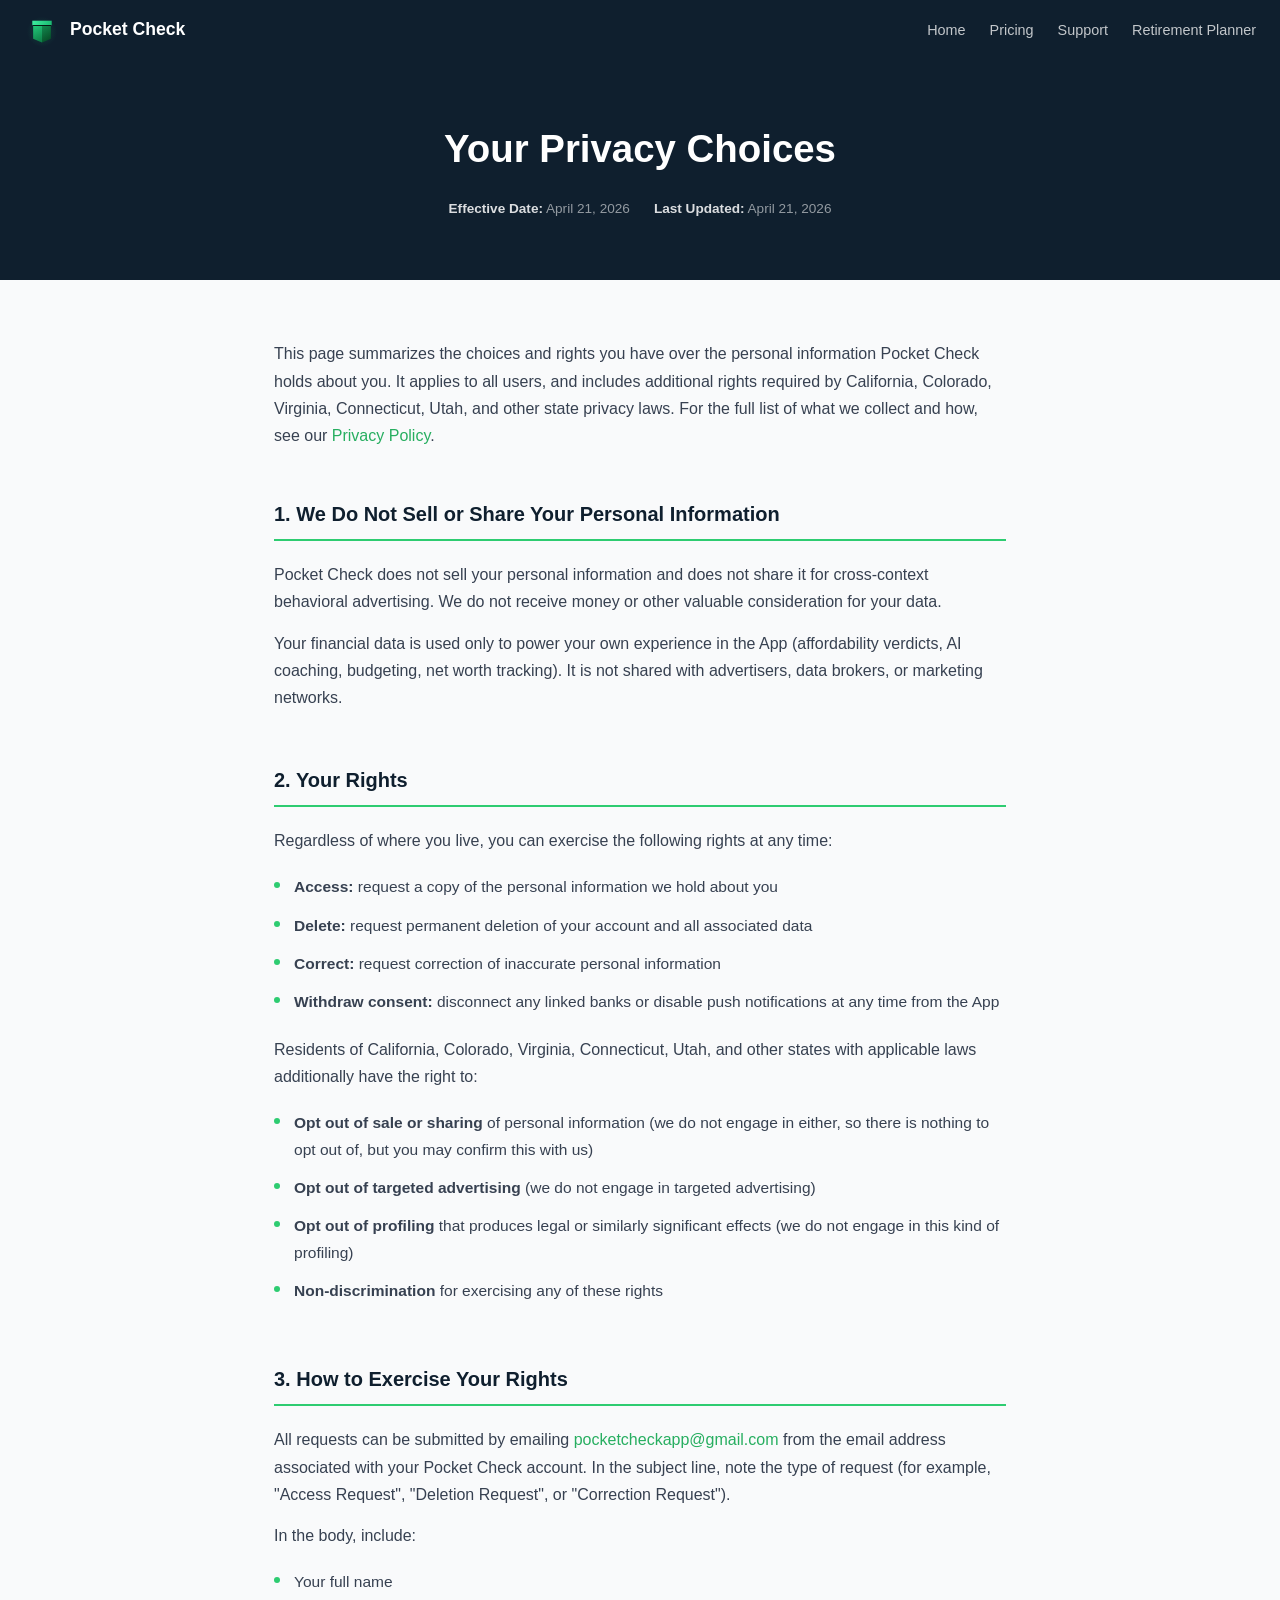
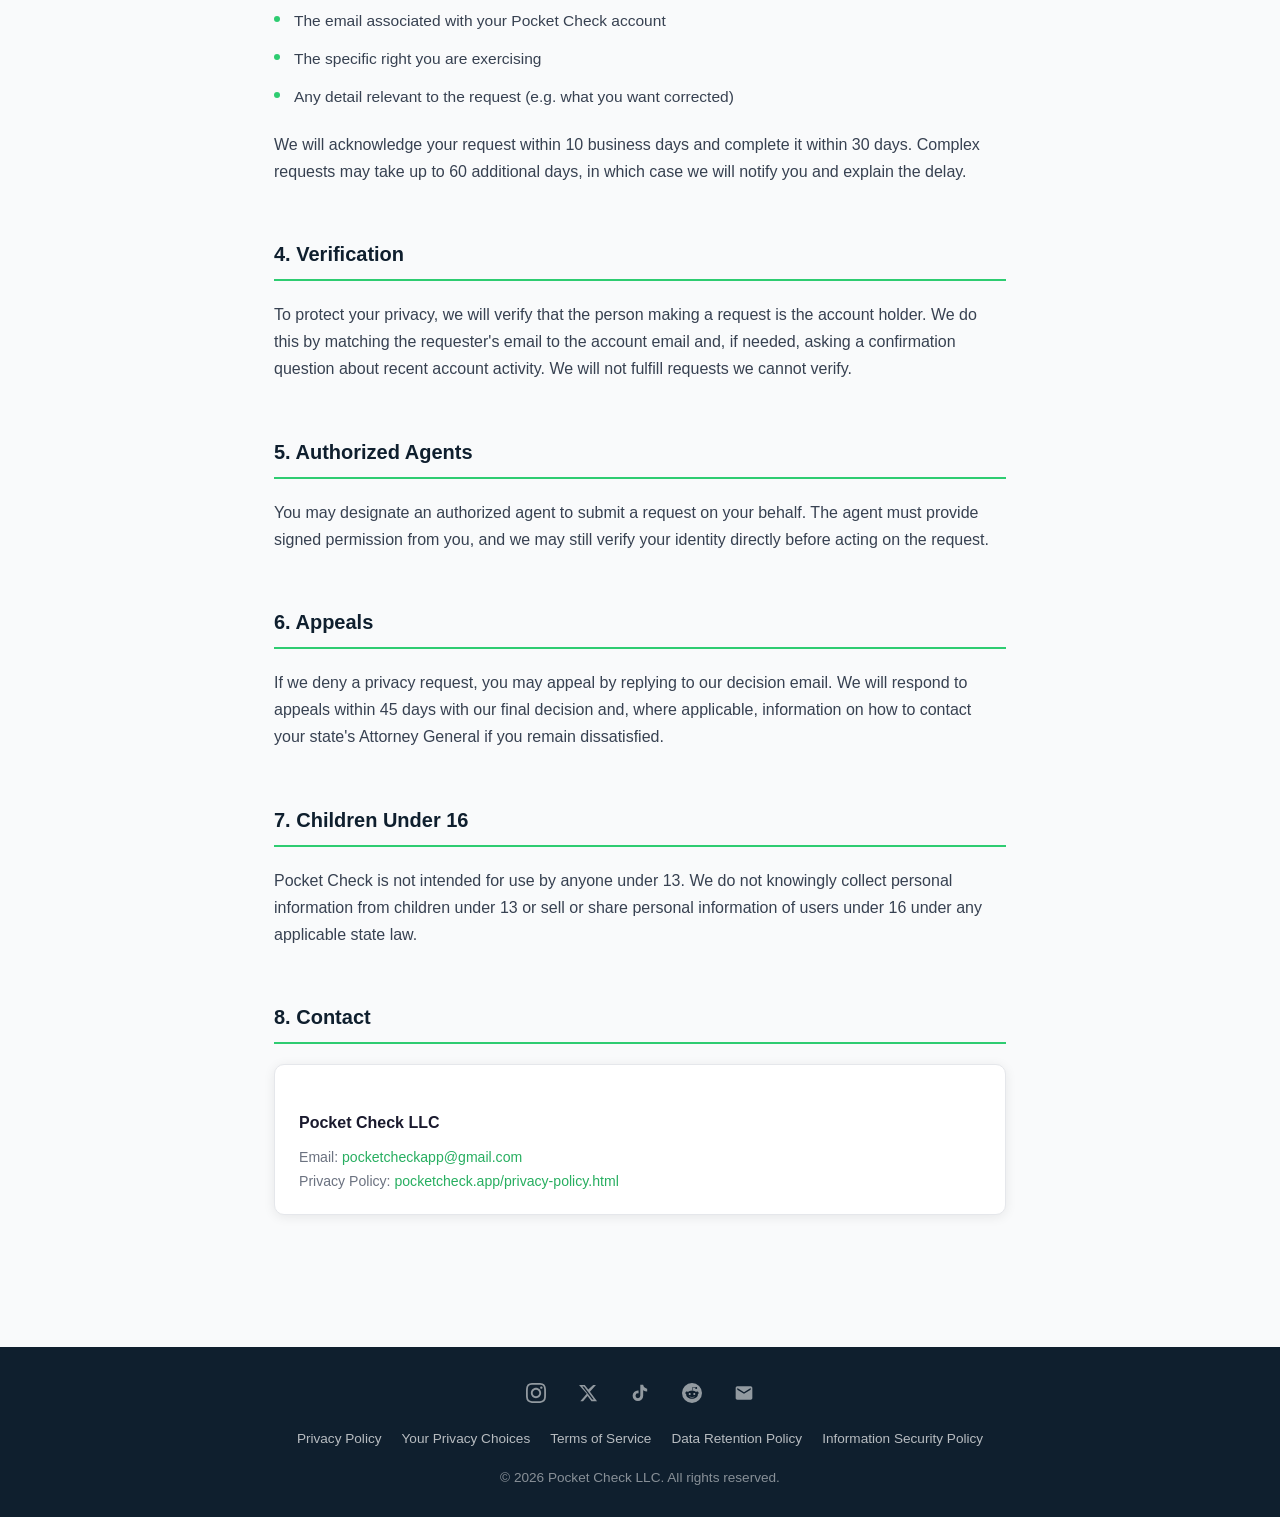
<file: privacy-choices.html>
<!DOCTYPE html>
<html lang="en">
<head>
  <meta charset="UTF-8" />
  <meta name="viewport" content="width=device-width, initial-scale=1.0" />
  <title>Your Privacy Choices | Pocket Check</title>
  <meta name="description" content="How to exercise your privacy rights with Pocket Check: access, delete, correct, or opt out of sale or sharing of your personal information." />
  <link rel="icon" type="image/x-icon" href="favicon/favicon.ico" />
  <link rel="icon" type="image/png" sizes="16x16" href="favicon/favicon-16x16.png" />
  <link rel="icon" type="image/png" sizes="32x32" href="favicon/favicon-32x32.png" />
  <link rel="apple-touch-icon" sizes="180x180" href="favicon/apple-touch-icon.png" />
  <link rel="icon" type="image/png" sizes="192x192" href="favicon/favicon-192x192.png" />
  <link rel="icon" type="image/png" sizes="512x512" href="favicon/favicon-512x512.png" />
  <link rel="stylesheet" href="css/styles.css" />
</head>
<body>

  <nav>
    <a href="/" class="nav-brand">
      <img src="assets/logo.svg" alt="Pocket Check" class="nav-logo" /> Pocket Check
    </a>
    <input type="checkbox" id="nav-toggle" class="nav-toggle-checkbox" />
    <label for="nav-toggle" class="nav-toggle-label" aria-label="Menu"><span></span><span></span><span></span></label>
    <ul class="nav-links">
      <li><a href="index.html">Home</a></li>
      <li><a href="pricing.html">Pricing</a></li>
      <li><a href="support.html">Support</a></li>
      <li><a href="retirement-planner.html">Retirement Planner</a></li>
    </ul>
  </nav>

  <header class="policy-header">
    <h1>Your Privacy Choices</h1>
    <div class="policy-meta">
      <span><strong>Effective Date:</strong> April 21, 2026</span>
      <span><strong>Last Updated:</strong> April 21, 2026</span>
    </div>
  </header>

  <main class="policy-body">

    <p class="policy-intro" style="color:#374151; margin-bottom: 48px;">
      This page summarizes the choices and rights you have over the personal information Pocket Check holds about you. It applies to all users, and includes additional rights required by California, Colorado, Virginia, Connecticut, Utah, and other state privacy laws. For the full list of what we collect and how, see our <a href="privacy-policy.html">Privacy Policy</a>.
    </p>

    <!-- Section 1 -->
    <div class="policy-section" id="section-1">
      <h2>1. We Do Not Sell or Share Your Personal Information</h2>
      <p>Pocket Check does not sell your personal information and does not share it for cross-context behavioral advertising. We do not receive money or other valuable consideration for your data.</p>
      <p>Your financial data is used only to power your own experience in the App (affordability verdicts, AI coaching, budgeting, net worth tracking). It is not shared with advertisers, data brokers, or marketing networks.</p>
    </div>

    <!-- Section 2 -->
    <div class="policy-section" id="section-2">
      <h2>2. Your Rights</h2>
      <p>Regardless of where you live, you can exercise the following rights at any time:</p>
      <ul>
        <li><strong>Access:</strong> request a copy of the personal information we hold about you</li>
        <li><strong>Delete:</strong> request permanent deletion of your account and all associated data</li>
        <li><strong>Correct:</strong> request correction of inaccurate personal information</li>
        <li><strong>Withdraw consent:</strong> disconnect any linked banks or disable push notifications at any time from the App</li>
      </ul>
      <p>Residents of California, Colorado, Virginia, Connecticut, Utah, and other states with applicable laws additionally have the right to:</p>
      <ul>
        <li><strong>Opt out of sale or sharing</strong> of personal information (we do not engage in either, so there is nothing to opt out of, but you may confirm this with us)</li>
        <li><strong>Opt out of targeted advertising</strong> (we do not engage in targeted advertising)</li>
        <li><strong>Opt out of profiling</strong> that produces legal or similarly significant effects (we do not engage in this kind of profiling)</li>
        <li><strong>Non-discrimination</strong> for exercising any of these rights</li>
      </ul>
    </div>

    <!-- Section 3 -->
    <div class="policy-section" id="section-3">
      <h2>3. How to Exercise Your Rights</h2>
      <p>All requests can be submitted by emailing <a href="mailto:pocketcheckapp@gmail.com">pocketcheckapp@gmail.com</a> from the email address associated with your Pocket Check account. In the subject line, note the type of request (for example, "Access Request", "Deletion Request", or "Correction Request").</p>
      <p>In the body, include:</p>
      <ul>
        <li>Your full name</li>
        <li>The email associated with your Pocket Check account</li>
        <li>The specific right you are exercising</li>
        <li>Any detail relevant to the request (e.g. what you want corrected)</li>
      </ul>
      <p>We will acknowledge your request within 10 business days and complete it within 30 days. Complex requests may take up to 60 additional days, in which case we will notify you and explain the delay.</p>
    </div>

    <!-- Section 4 -->
    <div class="policy-section" id="section-4">
      <h2>4. Verification</h2>
      <p>To protect your privacy, we will verify that the person making a request is the account holder. We do this by matching the requester's email to the account email and, if needed, asking a confirmation question about recent account activity. We will not fulfill requests we cannot verify.</p>
    </div>

    <!-- Section 5 -->
    <div class="policy-section" id="section-5">
      <h2>5. Authorized Agents</h2>
      <p>You may designate an authorized agent to submit a request on your behalf. The agent must provide signed permission from you, and we may still verify your identity directly before acting on the request.</p>
    </div>

    <!-- Section 6 -->
    <div class="policy-section" id="section-6">
      <h2>6. Appeals</h2>
      <p>If we deny a privacy request, you may appeal by replying to our decision email. We will respond to appeals within 45 days with our final decision and, where applicable, information on how to contact your state's Attorney General if you remain dissatisfied.</p>
    </div>

    <!-- Section 7 -->
    <div class="policy-section" id="section-7">
      <h2>7. Children Under 16</h2>
      <p>Pocket Check is not intended for use by anyone under 13. We do not knowingly collect personal information from children under 13 or sell or share personal information of users under 16 under any applicable state law.</p>
    </div>

    <!-- Section 8 -->
    <div class="policy-section" id="section-8">
      <h2>8. Contact</h2>
      <div class="third-party-card">
        <h3>Pocket Check LLC</h3>
        <p>Email: <a href="mailto:pocketcheckapp@gmail.com">pocketcheckapp@gmail.com</a></p>
        <p>Privacy Policy: <a href="privacy-policy.html">pocketcheck.app/privacy-policy.html</a></p>
      </div>
    </div>

  </main>

  <footer>
    <div class="footer-socials">
      <a href="https://instagram.com/pocketcheckapp" target="_blank" rel="noopener" aria-label="Instagram">
        <svg viewBox="0 0 24 24" fill="currentColor"><path d="M12 2.163c3.204 0 3.584.012 4.85.07 3.252.148 4.771 1.691 4.919 4.919.058 1.265.069 1.645.069 4.849 0 3.205-.012 3.584-.069 4.849-.149 3.225-1.664 4.771-4.919 4.919-1.266.058-1.644.07-4.85.07-3.204 0-3.584-.012-4.849-.07-3.26-.149-4.771-1.699-4.919-4.92-.058-1.265-.07-1.644-.07-4.849 0-3.204.013-3.583.07-4.849.149-3.227 1.664-4.771 4.919-4.919 1.266-.057 1.645-.069 4.849-.069zm0-2.163c-3.259 0-3.667.014-4.947.072-4.358.2-6.78 2.618-6.98 6.98-.059 1.281-.073 1.689-.073 4.948 0 3.259.014 3.668.072 4.948.2 4.358 2.618 6.78 6.98 6.98 1.281.058 1.689.072 4.948.072 3.259 0 3.668-.014 4.948-.072 4.354-.2 6.782-2.618 6.979-6.98.059-1.28.073-1.689.073-4.948 0-3.259-.014-3.667-.072-4.947-.196-4.354-2.617-6.78-6.979-6.98-1.281-.059-1.69-.073-4.949-.073zm0 5.838c-3.403 0-6.162 2.759-6.162 6.162s2.759 6.163 6.162 6.163 6.162-2.759 6.162-6.163c0-3.403-2.759-6.162-6.162-6.162zm0 10.162c-2.209 0-4-1.79-4-4 0-2.209 1.791-4 4-4s4 1.791 4 4c0 2.21-1.791 4-4 4zm6.406-11.845c-.796 0-1.441.645-1.441 1.44s.645 1.44 1.441 1.44c.795 0 1.439-.645 1.439-1.44s-.644-1.44-1.439-1.44z"/></svg>
      </a>
      <a href="https://x.com/pocketcheckapp" target="_blank" rel="noopener" aria-label="X">
        <svg viewBox="0 0 24 24" fill="currentColor"><path d="M18.244 2.25h3.308l-7.227 8.26 8.502 11.24H16.17l-4.714-6.231-5.401 6.231H2.747l7.73-8.835L1.254 2.25H8.08l4.259 5.63L18.244 2.25zm-1.161 17.52h1.833L7.084 4.126H5.117L17.083 19.77z"/></svg>
      </a>
      <a href="https://tiktok.com/@pocketcheckapp" target="_blank" rel="noopener" aria-label="TikTok">
        <svg viewBox="0 0 24 24" fill="currentColor"><path d="M19.59 6.69a4.83 4.83 0 01-3.77-4.25V2h-3.45v13.67a2.89 2.89 0 01-2.88 2.5 2.89 2.89 0 01-2.89-2.89 2.89 2.89 0 012.89-2.89c.28 0 .54.04.79.1V9.01a6.33 6.33 0 00-.79-.05 6.34 6.34 0 00-6.34 6.34 6.34 6.34 0 006.34 6.34 6.34 6.34 0 006.33-6.34V8.69a8.18 8.18 0 004.79 1.54V6.79a4.85 4.85 0 01-1.02-.1z"/></svg>
      </a>
      <a href="https://reddit.com/u/pocketcheckapp" target="_blank" rel="noopener" aria-label="Reddit">
        <svg viewBox="0 0 24 24" fill="currentColor"><path d="M12 0A12 12 0 0 0 0 12a12 12 0 0 0 12 12 12 12 0 0 0 12-12A12 12 0 0 0 12 0zm5.01 4.744c.688 0 1.25.561 1.25 1.249a1.25 1.25 0 0 1-2.498.056l-2.597-.547-.8 3.747c1.824.07 3.48.632 4.674 1.488.308-.309.73-.491 1.207-.491.968 0 1.754.786 1.754 1.754 0 .716-.435 1.333-1.01 1.614a3.111 3.111 0 0 1 .042.52c0 2.694-3.13 4.87-7.004 4.87-3.874 0-7.004-2.176-7.004-4.87 0-.183.015-.366.043-.534A1.748 1.748 0 0 1 4.028 12c0-.968.786-1.754 1.754-1.754.463 0 .898.196 1.207.49 1.207-.883 2.878-1.43 4.744-1.487l.885-4.182a.342.342 0 0 1 .14-.197.35.35 0 0 1 .238-.042l2.906.617a1.214 1.214 0 0 1 1.108-.701zM9.25 12C8.561 12 8 12.562 8 13.25c0 .687.561 1.248 1.25 1.248.687 0 1.248-.561 1.248-1.249 0-.688-.561-1.249-1.249-1.249zm5.5 0c-.687 0-1.248.561-1.248 1.25 0 .687.561 1.248 1.249 1.248.688 0 1.249-.561 1.249-1.249 0-.687-.562-1.249-1.25-1.249zm-5.466 3.99a.327.327 0 0 0-.231.094.33.33 0 0 0 0 .463c.842.842 2.484.913 2.961.913.477 0 2.105-.056 2.961-.913a.361.361 0 0 0 .029-.463.33.33 0 0 0-.464 0c-.547.533-1.684.73-2.512.73-.828 0-1.979-.196-2.512-.73a.326.326 0 0 0-.232-.095z"/></svg>
      </a>
      <a href="mailto:pocketcheckapp@gmail.com" aria-label="Email">
        <svg viewBox="0 0 24 24" fill="currentColor"><path d="M20 4H4c-1.1 0-2 .9-2 2v12c0 1.1.9 2 2 2h16c1.1 0 2-.9 2-2V6c0-1.1-.9-2-2-2zm0 4l-8 5-8-5V6l8 5 8-5v2z"/></svg>
      </a>
    </div>
    <div class="footer-links">
      <a href="privacy-policy.html">Privacy Policy</a>
      <a href="privacy-choices.html">Your Privacy Choices</a>
      <a href="terms-of-service.html">Terms of Service</a>
      <a href="data-retention-policy.html">Data Retention Policy</a>
      <a href="information-security-policy.html">Information Security Policy</a>
    </div>
    <p>&copy; 2026 Pocket Check LLC. All rights reserved.</p>
  </footer>

</body>
</html>
</file>
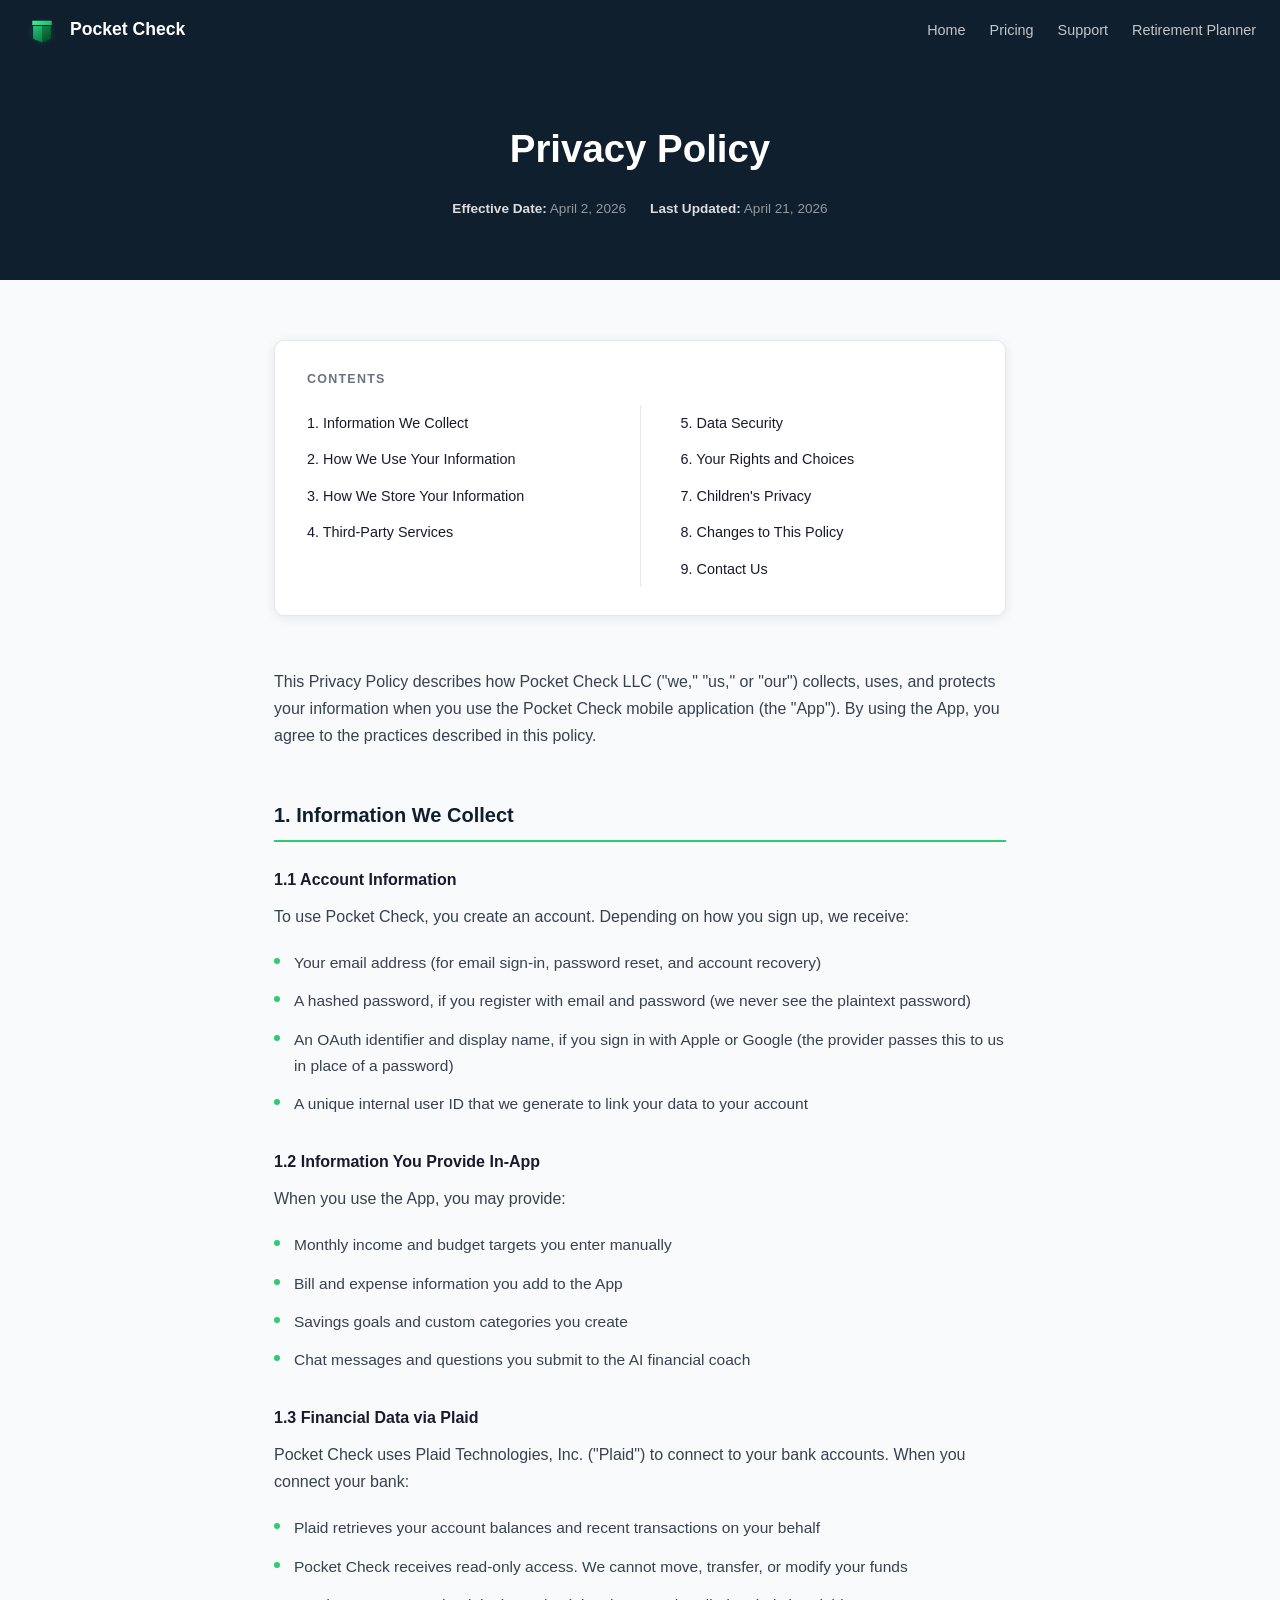
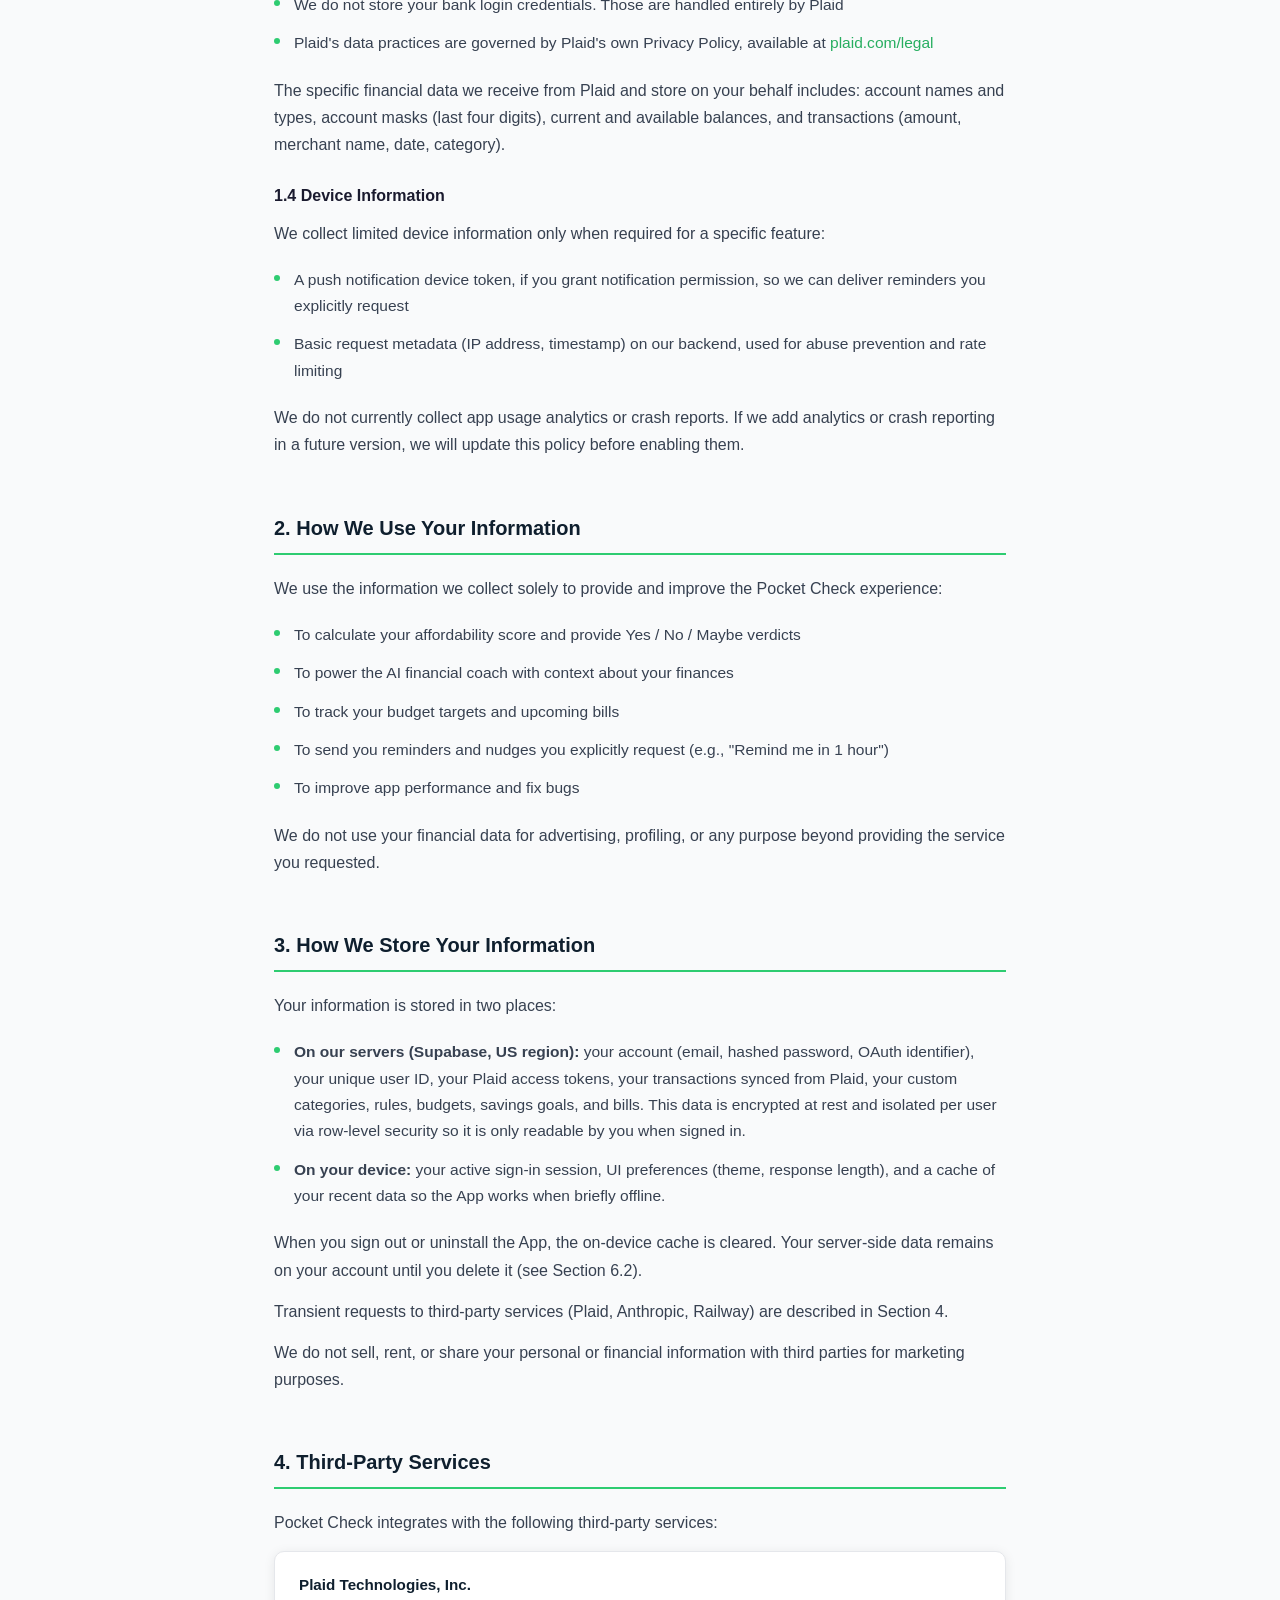
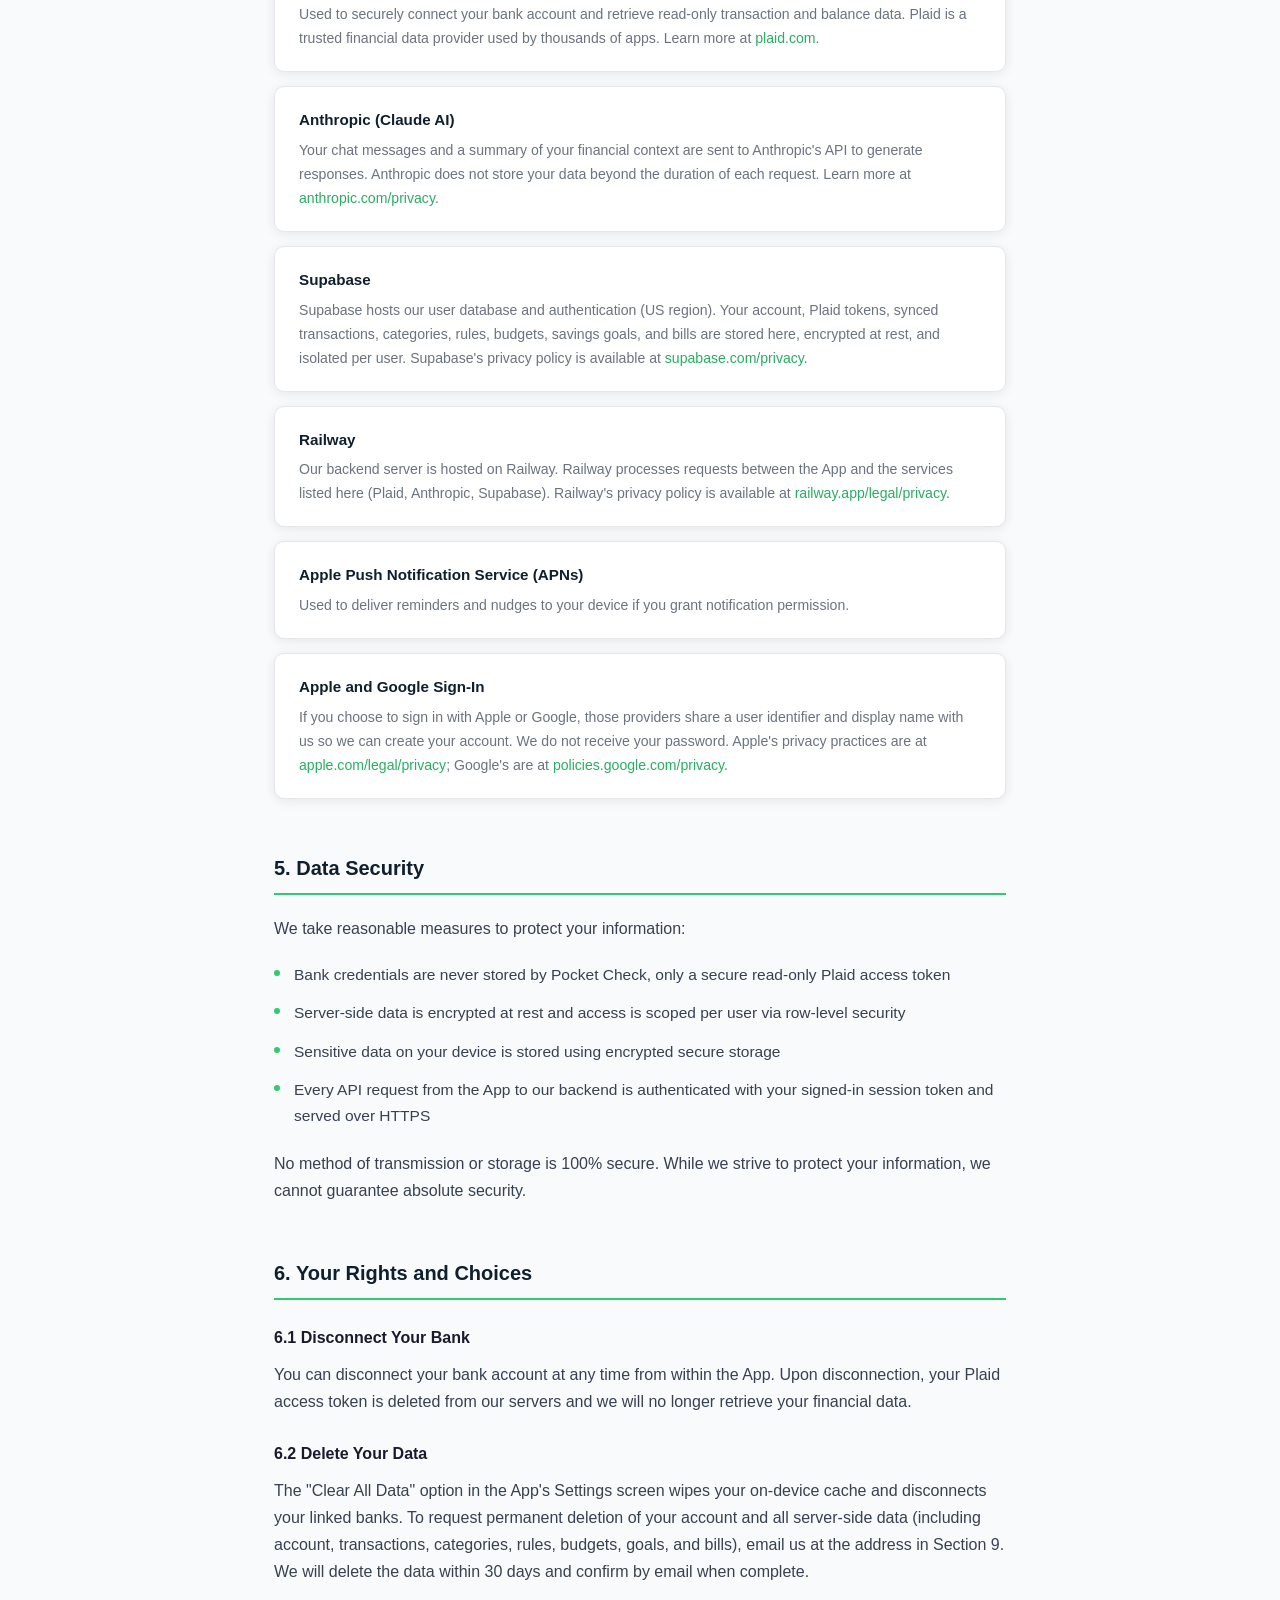
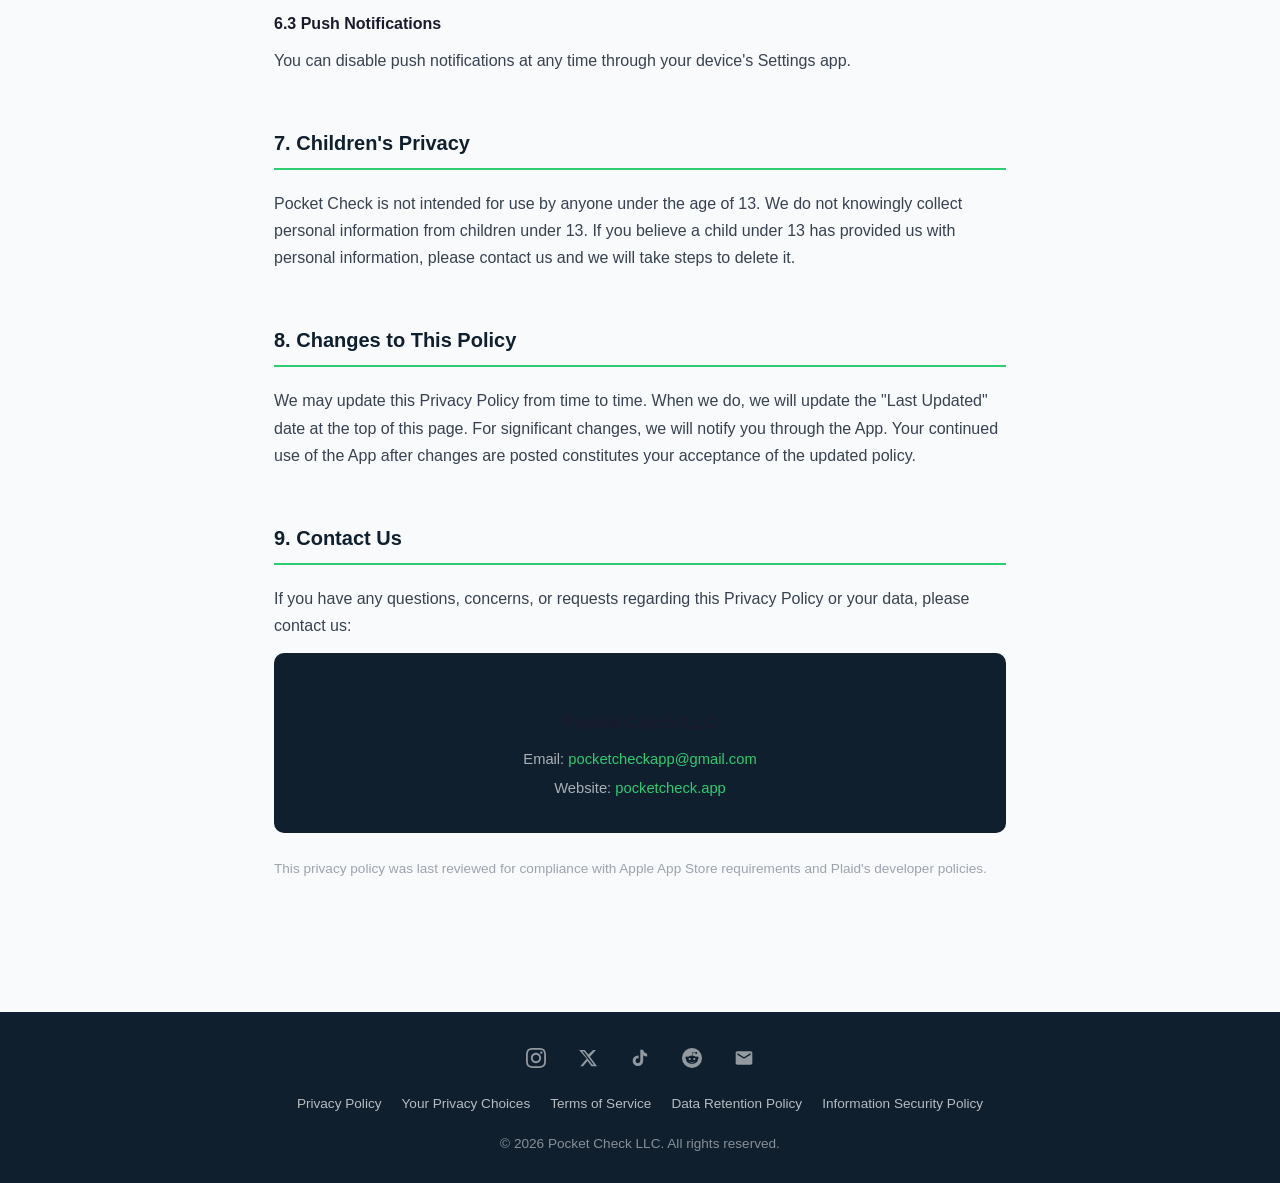
<file: privacy-policy.html>
<!DOCTYPE html>
<html lang="en">
<head>
  <meta charset="UTF-8" />
  <meta name="viewport" content="width=device-width, initial-scale=1.0" />
  <title>Privacy Policy | Pocket Check</title>
  <meta name="description" content="Pocket Check LLC Privacy Policy: how we collect, use, and protect your information." />
  <link rel="icon" type="image/x-icon" href="favicon/favicon.ico" />
  <link rel="icon" type="image/png" sizes="16x16" href="favicon/favicon-16x16.png" />
  <link rel="icon" type="image/png" sizes="32x32" href="favicon/favicon-32x32.png" />
  <link rel="apple-touch-icon" sizes="180x180" href="favicon/apple-touch-icon.png" />
  <link rel="icon" type="image/png" sizes="192x192" href="favicon/favicon-192x192.png" />
  <link rel="icon" type="image/png" sizes="512x512" href="favicon/favicon-512x512.png" />
  <link rel="stylesheet" href="css/styles.css" />
</head>
<body>

  <nav>
    <a href="/" class="nav-brand">
      <img src="assets/logo.svg" alt="Pocket Check" class="nav-logo" /> Pocket Check
    </a>
    <input type="checkbox" id="nav-toggle" class="nav-toggle-checkbox" />
    <label for="nav-toggle" class="nav-toggle-label" aria-label="Menu"><span></span><span></span><span></span></label>
    <ul class="nav-links">
      <li><a href="index.html">Home</a></li>
      <li><a href="pricing.html">Pricing</a></li>
      <li><a href="support.html">Support</a></li>
      <li><a href="retirement-planner.html">Retirement Planner</a></li>
    </ul>
  </nav>

  <header class="policy-header">
    <h1>Privacy Policy</h1>
    <div class="policy-meta">
      <span><strong>Effective Date:</strong> April 2, 2026</span>
      <span><strong>Last Updated:</strong> April 21, 2026</span>
    </div>
  </header>

  <main class="policy-body">

    <div class="policy-toc">
      <p class="toc-heading">Contents</p>
      <table class="toc-table">
        <tbody>
          <tr>
            <td><a href="#section-1">1. Information We Collect</a></td>
            <td><a href="#section-5">5. Data Security</a></td>
          </tr>
          <tr>
            <td><a href="#section-2">2. How We Use Your Information</a></td>
            <td><a href="#section-6">6. Your Rights and Choices</a></td>
          </tr>
          <tr>
            <td><a href="#section-3">3. How We Store Your Information</a></td>
            <td><a href="#section-7">7. Children's Privacy</a></td>
          </tr>
          <tr>
            <td><a href="#section-4">4. Third-Party Services</a></td>
            <td><a href="#section-8">8. Changes to This Policy</a></td>
          </tr>
          <tr>
            <td></td>
            <td><a href="#section-9">9. Contact Us</a></td>
          </tr>
        </tbody>
      </table>
    </div>

    <p style="color:#374151; margin-bottom: 48px;">
      This Privacy Policy describes how Pocket Check LLC ("we," "us," or "our") collects, uses, and protects your information when you use the Pocket Check mobile application (the "App"). By using the App, you agree to the practices described in this policy.
    </p>

    <!-- Section 1 -->
    <div class="policy-section" id="section-1">
      <h2>1. Information We Collect</h2>

      <h3>1.1 Account Information</h3>
      <p>To use Pocket Check, you create an account. Depending on how you sign up, we receive:</p>
      <ul>
        <li>Your email address (for email sign-in, password reset, and account recovery)</li>
        <li>A hashed password, if you register with email and password (we never see the plaintext password)</li>
        <li>An OAuth identifier and display name, if you sign in with Apple or Google (the provider passes this to us in place of a password)</li>
        <li>A unique internal user ID that we generate to link your data to your account</li>
      </ul>

      <h3>1.2 Information You Provide In-App</h3>
      <p>When you use the App, you may provide:</p>
      <ul>
        <li>Monthly income and budget targets you enter manually</li>
        <li>Bill and expense information you add to the App</li>
        <li>Savings goals and custom categories you create</li>
        <li>Chat messages and questions you submit to the AI financial coach</li>
      </ul>

      <h3>1.3 Financial Data via Plaid</h3>
      <p>Pocket Check uses Plaid Technologies, Inc. ("Plaid") to connect to your bank accounts. When you connect your bank:</p>
      <ul>
        <li>Plaid retrieves your account balances and recent transactions on your behalf</li>
        <li>Pocket Check receives read-only access. We cannot move, transfer, or modify your funds</li>
        <li>We do not store your bank login credentials. Those are handled entirely by Plaid</li>
        <li>Plaid's data practices are governed by Plaid's own Privacy Policy, available at <a href="https://plaid.com/legal" target="_blank" rel="noopener">plaid.com/legal</a></li>
      </ul>
      <p>The specific financial data we receive from Plaid and store on your behalf includes: account names and types, account masks (last four digits), current and available balances, and transactions (amount, merchant name, date, category).</p>

      <h3>1.4 Device Information</h3>
      <p>We collect limited device information only when required for a specific feature:</p>
      <ul>
        <li>A push notification device token, if you grant notification permission, so we can deliver reminders you explicitly request</li>
        <li>Basic request metadata (IP address, timestamp) on our backend, used for abuse prevention and rate limiting</li>
      </ul>
      <p>We do not currently collect app usage analytics or crash reports. If we add analytics or crash reporting in a future version, we will update this policy before enabling them.</p>
    </div>

    <!-- Section 2 -->
    <div class="policy-section" id="section-2">
      <h2>2. How We Use Your Information</h2>
      <p>We use the information we collect solely to provide and improve the Pocket Check experience:</p>
      <ul>
        <li>To calculate your affordability score and provide Yes / No / Maybe verdicts</li>
        <li>To power the AI financial coach with context about your finances</li>
        <li>To track your budget targets and upcoming bills</li>
        <li>To send you reminders and nudges you explicitly request (e.g., "Remind me in 1 hour")</li>
        <li>To improve app performance and fix bugs</li>
      </ul>
      <p>We do not use your financial data for advertising, profiling, or any purpose beyond providing the service you requested.</p>
    </div>

    <!-- Section 3 -->
    <div class="policy-section" id="section-3">
      <h2>3. How We Store Your Information</h2>
      <p>Your information is stored in two places:</p>
      <ul>
        <li><strong>On our servers (Supabase, US region):</strong> your account (email, hashed password, OAuth identifier), your unique user ID, your Plaid access tokens, your transactions synced from Plaid, your custom categories, rules, budgets, savings goals, and bills. This data is encrypted at rest and isolated per user via row-level security so it is only readable by you when signed in.</li>
        <li><strong>On your device:</strong> your active sign-in session, UI preferences (theme, response length), and a cache of your recent data so the App works when briefly offline.</li>
      </ul>
      <p>When you sign out or uninstall the App, the on-device cache is cleared. Your server-side data remains on your account until you delete it (see Section 6.2).</p>
      <p>Transient requests to third-party services (Plaid, Anthropic, Railway) are described in Section 4.</p>
      <p>We do not sell, rent, or share your personal or financial information with third parties for marketing purposes.</p>
    </div>

    <!-- Section 4 -->
    <div class="policy-section" id="section-4">
      <h2>4. Third-Party Services</h2>
      <p>Pocket Check integrates with the following third-party services:</p>

      <div class="third-party-card">
        <h4>Plaid Technologies, Inc.</h4>
        <p>Used to securely connect your bank account and retrieve read-only transaction and balance data. Plaid is a trusted financial data provider used by thousands of apps. Learn more at <a href="https://plaid.com" target="_blank" rel="noopener">plaid.com</a>.</p>
      </div>

      <div class="third-party-card">
        <h4>Anthropic (Claude AI)</h4>
        <p>Your chat messages and a summary of your financial context are sent to Anthropic's API to generate responses. Anthropic does not store your data beyond the duration of each request. Learn more at <a href="https://anthropic.com/privacy" target="_blank" rel="noopener">anthropic.com/privacy</a>.</p>
      </div>

      <div class="third-party-card">
        <h4>Supabase</h4>
        <p>Supabase hosts our user database and authentication (US region). Your account, Plaid tokens, synced transactions, categories, rules, budgets, savings goals, and bills are stored here, encrypted at rest, and isolated per user. Supabase's privacy policy is available at <a href="https://supabase.com/privacy" target="_blank" rel="noopener">supabase.com/privacy</a>.</p>
      </div>

      <div class="third-party-card">
        <h4>Railway</h4>
        <p>Our backend server is hosted on Railway. Railway processes requests between the App and the services listed here (Plaid, Anthropic, Supabase). Railway's privacy policy is available at <a href="https://railway.app/legal/privacy" target="_blank" rel="noopener">railway.app/legal/privacy</a>.</p>
      </div>

      <div class="third-party-card">
        <h4>Apple Push Notification Service (APNs)</h4>
        <p>Used to deliver reminders and nudges to your device if you grant notification permission.</p>
      </div>

      <div class="third-party-card">
        <h4>Apple and Google Sign-In</h4>
        <p>If you choose to sign in with Apple or Google, those providers share a user identifier and display name with us so we can create your account. We do not receive your password. Apple's privacy practices are at <a href="https://www.apple.com/legal/privacy" target="_blank" rel="noopener">apple.com/legal/privacy</a>; Google's are at <a href="https://policies.google.com/privacy" target="_blank" rel="noopener">policies.google.com/privacy</a>.</p>
      </div>
    </div>

    <!-- Section 5 -->
    <div class="policy-section" id="section-5">
      <h2>5. Data Security</h2>
      <p>We take reasonable measures to protect your information:</p>
      <ul>
        <li>Bank credentials are never stored by Pocket Check, only a secure read-only Plaid access token</li>
        <li>Server-side data is encrypted at rest and access is scoped per user via row-level security</li>
        <li>Sensitive data on your device is stored using encrypted secure storage</li>
        <li>Every API request from the App to our backend is authenticated with your signed-in session token and served over HTTPS</li>
      </ul>
      <p>No method of transmission or storage is 100% secure. While we strive to protect your information, we cannot guarantee absolute security.</p>
    </div>

    <!-- Section 6 -->
    <div class="policy-section" id="section-6">
      <h2>6. Your Rights and Choices</h2>

      <h3>6.1 Disconnect Your Bank</h3>
      <p>You can disconnect your bank account at any time from within the App. Upon disconnection, your Plaid access token is deleted from our servers and we will no longer retrieve your financial data.</p>

      <h3>6.2 Delete Your Data</h3>
      <p>The "Clear All Data" option in the App's Settings screen wipes your on-device cache and disconnects your linked banks. To request permanent deletion of your account and all server-side data (including account, transactions, categories, rules, budgets, goals, and bills), email us at the address in Section 9. We will delete the data within 30 days and confirm by email when complete.</p>

      <h3>6.3 Push Notifications</h3>
      <p>You can disable push notifications at any time through your device's Settings app.</p>
    </div>

    <!-- Section 7 -->
    <div class="policy-section" id="section-7">
      <h2>7. Children's Privacy</h2>
      <p>Pocket Check is not intended for use by anyone under the age of 13. We do not knowingly collect personal information from children under 13. If you believe a child under 13 has provided us with personal information, please contact us and we will take steps to delete it.</p>
    </div>

    <!-- Section 8 -->
    <div class="policy-section" id="section-8">
      <h2>8. Changes to This Policy</h2>
      <p>We may update this Privacy Policy from time to time. When we do, we will update the "Last Updated" date at the top of this page. For significant changes, we will notify you through the App. Your continued use of the App after changes are posted constitutes your acceptance of the updated policy.</p>
    </div>

    <!-- Section 9 -->
    <div class="policy-section" id="section-9">
      <h2>9. Contact Us</h2>
      <p>If you have any questions, concerns, or requests regarding this Privacy Policy or your data, please contact us:</p>
      <div class="contact-box">
        <h3>Pocket Check LLC</h3>
        <p>Email: <a href="mailto:pocketcheckapp@gmail.com">pocketcheckapp@gmail.com</a></p>
        <p>Website: <a href="https://pocketcheck.app" target="_blank" rel="noopener">pocketcheck.app</a></p>
      </div>
      <p style="margin-top: 24px; font-size: 0.85rem; color: #9ca3af;">
        This privacy policy was last reviewed for compliance with Apple App Store requirements and Plaid's developer policies.
      </p>
    </div>

  </main>

  <footer>
    <div class="footer-socials">
      <a href="https://instagram.com/pocketcheckapp" target="_blank" rel="noopener" aria-label="Instagram">
        <svg viewBox="0 0 24 24" fill="currentColor"><path d="M12 2.163c3.204 0 3.584.012 4.85.07 3.252.148 4.771 1.691 4.919 4.919.058 1.265.069 1.645.069 4.849 0 3.205-.012 3.584-.069 4.849-.149 3.225-1.664 4.771-4.919 4.919-1.266.058-1.644.07-4.85.07-3.204 0-3.584-.012-4.849-.07-3.26-.149-4.771-1.699-4.919-4.92-.058-1.265-.07-1.644-.07-4.849 0-3.204.013-3.583.07-4.849.149-3.227 1.664-4.771 4.919-4.919 1.266-.057 1.645-.069 4.849-.069zm0-2.163c-3.259 0-3.667.014-4.947.072-4.358.2-6.78 2.618-6.98 6.98-.059 1.281-.073 1.689-.073 4.948 0 3.259.014 3.668.072 4.948.2 4.358 2.618 6.78 6.98 6.98 1.281.058 1.689.072 4.948.072 3.259 0 3.668-.014 4.948-.072 4.354-.2 6.782-2.618 6.979-6.98.059-1.28.073-1.689.073-4.948 0-3.259-.014-3.667-.072-4.947-.196-4.354-2.617-6.78-6.979-6.98-1.281-.059-1.69-.073-4.949-.073zm0 5.838c-3.403 0-6.162 2.759-6.162 6.162s2.759 6.163 6.162 6.163 6.162-2.759 6.162-6.163c0-3.403-2.759-6.162-6.162-6.162zm0 10.162c-2.209 0-4-1.79-4-4 0-2.209 1.791-4 4-4s4 1.791 4 4c0 2.21-1.791 4-4 4zm6.406-11.845c-.796 0-1.441.645-1.441 1.44s.645 1.44 1.441 1.44c.795 0 1.439-.645 1.439-1.44s-.644-1.44-1.439-1.44z"/></svg>
      </a>
      <a href="https://x.com/pocketcheckapp" target="_blank" rel="noopener" aria-label="X">
        <svg viewBox="0 0 24 24" fill="currentColor"><path d="M18.244 2.25h3.308l-7.227 8.26 8.502 11.24H16.17l-4.714-6.231-5.401 6.231H2.747l7.73-8.835L1.254 2.25H8.08l4.259 5.63L18.244 2.25zm-1.161 17.52h1.833L7.084 4.126H5.117L17.083 19.77z"/></svg>
      </a>
      <a href="https://tiktok.com/@pocketcheckapp" target="_blank" rel="noopener" aria-label="TikTok">
        <svg viewBox="0 0 24 24" fill="currentColor"><path d="M19.59 6.69a4.83 4.83 0 01-3.77-4.25V2h-3.45v13.67a2.89 2.89 0 01-2.88 2.5 2.89 2.89 0 01-2.89-2.89 2.89 2.89 0 012.89-2.89c.28 0 .54.04.79.1V9.01a6.33 6.33 0 00-.79-.05 6.34 6.34 0 00-6.34 6.34 6.34 6.34 0 006.34 6.34 6.34 6.34 0 006.33-6.34V8.69a8.18 8.18 0 004.79 1.54V6.79a4.85 4.85 0 01-1.02-.1z"/></svg>
      </a>
      <a href="https://reddit.com/u/pocketcheckapp" target="_blank" rel="noopener" aria-label="Reddit">
        <svg viewBox="0 0 24 24" fill="currentColor"><path d="M12 0A12 12 0 0 0 0 12a12 12 0 0 0 12 12 12 12 0 0 0 12-12A12 12 0 0 0 12 0zm5.01 4.744c.688 0 1.25.561 1.25 1.249a1.25 1.25 0 0 1-2.498.056l-2.597-.547-.8 3.747c1.824.07 3.48.632 4.674 1.488.308-.309.73-.491 1.207-.491.968 0 1.754.786 1.754 1.754 0 .716-.435 1.333-1.01 1.614a3.111 3.111 0 0 1 .042.52c0 2.694-3.13 4.87-7.004 4.87-3.874 0-7.004-2.176-7.004-4.87 0-.183.015-.366.043-.534A1.748 1.748 0 0 1 4.028 12c0-.968.786-1.754 1.754-1.754.463 0 .898.196 1.207.49 1.207-.883 2.878-1.43 4.744-1.487l.885-4.182a.342.342 0 0 1 .14-.197.35.35 0 0 1 .238-.042l2.906.617a1.214 1.214 0 0 1 1.108-.701zM9.25 12C8.561 12 8 12.562 8 13.25c0 .687.561 1.248 1.25 1.248.687 0 1.248-.561 1.248-1.249 0-.688-.561-1.249-1.249-1.249zm5.5 0c-.687 0-1.248.561-1.248 1.25 0 .687.561 1.248 1.249 1.248.688 0 1.249-.561 1.249-1.249 0-.687-.562-1.249-1.25-1.249zm-5.466 3.99a.327.327 0 0 0-.231.094.33.33 0 0 0 0 .463c.842.842 2.484.913 2.961.913.477 0 2.105-.056 2.961-.913a.361.361 0 0 0 .029-.463.33.33 0 0 0-.464 0c-.547.533-1.684.73-2.512.73-.828 0-1.979-.196-2.512-.73a.326.326 0 0 0-.232-.095z"/></svg>
      </a>
      <a href="mailto:pocketcheckapp@gmail.com" aria-label="Email">
        <svg viewBox="0 0 24 24" fill="currentColor"><path d="M20 4H4c-1.1 0-2 .9-2 2v12c0 1.1.9 2 2 2h16c1.1 0 2-.9 2-2V6c0-1.1-.9-2-2-2zm0 4l-8 5-8-5V6l8 5 8-5v2z"/></svg>
      </a>
    </div>
    <div class="footer-links">
      <a href="privacy-policy.html">Privacy Policy</a>
      <a href="privacy-choices.html">Your Privacy Choices</a>
      <a href="terms-of-service.html">Terms of Service</a>
      <a href="data-retention-policy.html">Data Retention Policy</a>
      <a href="information-security-policy.html">Information Security Policy</a>
    </div>
    <p>&copy; 2026 Pocket Check LLC. All rights reserved.</p>
  </footer>

</body>
</html>
</file>
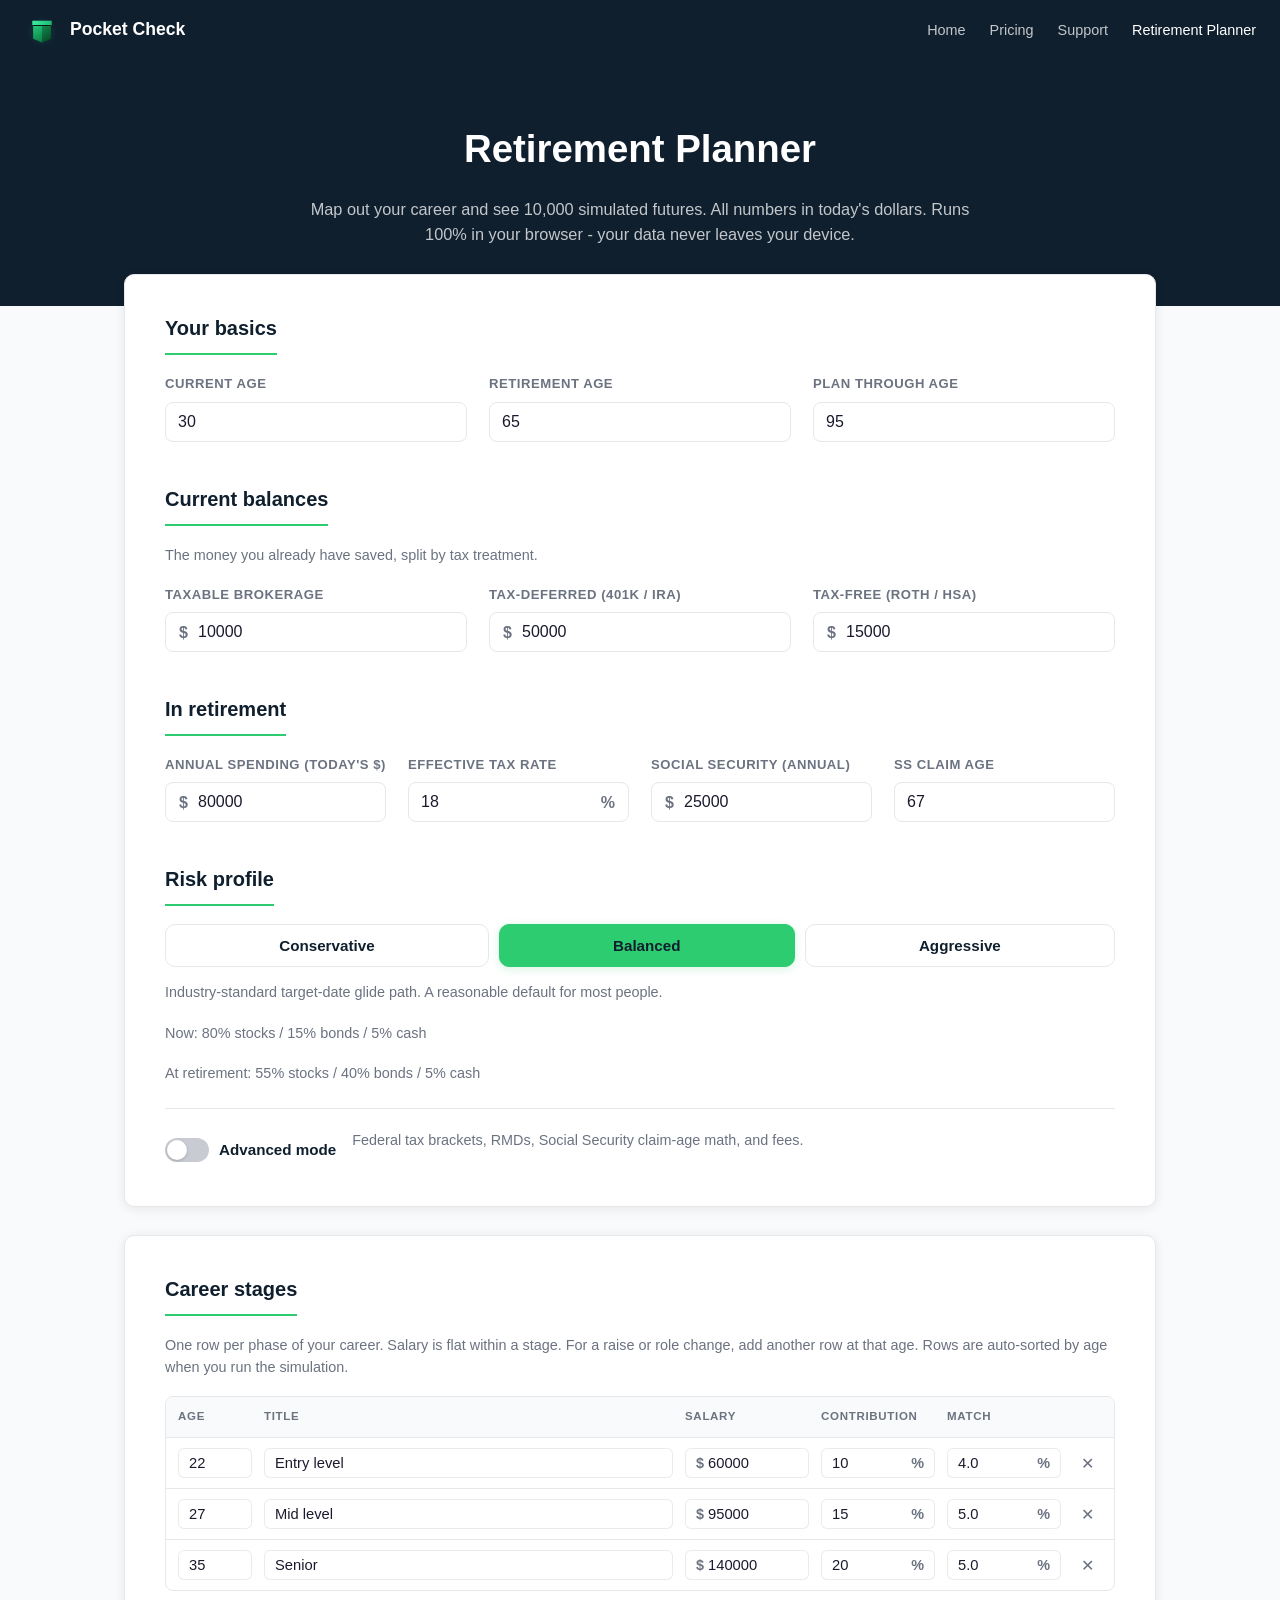
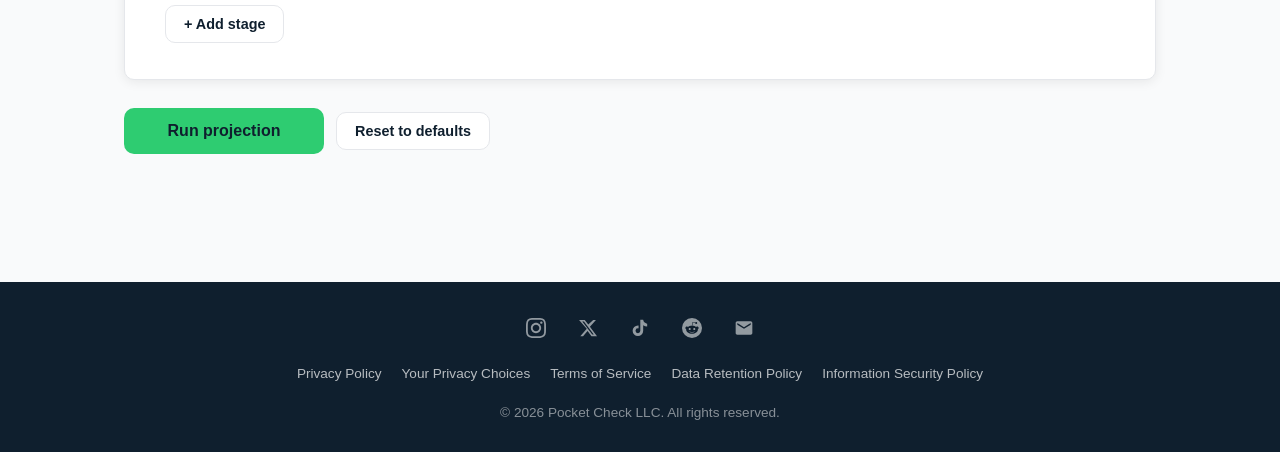
<file: retirement-planner.html>
<!DOCTYPE html>
<html lang="en">
<head>
  <meta charset="UTF-8" />
  <meta name="viewport" content="width=device-width, initial-scale=1.0" />
  <title>Retirement Planner | Pocket Check</title>
  <meta name="description" content="Monte Carlo retirement projection with career progression, tax-aware withdrawals, and compound-growth visualization. Runs 100% in your browser - your data never leaves your device." />
  <link rel="icon" type="image/x-icon" href="favicon/favicon.ico" />
  <link rel="icon" type="image/png" sizes="16x16" href="favicon/favicon-16x16.png" />
  <link rel="icon" type="image/png" sizes="32x32" href="favicon/favicon-32x32.png" />
  <link rel="apple-touch-icon" sizes="180x180" href="favicon/apple-touch-icon.png" />
  <link rel="icon" type="image/png" sizes="192x192" href="favicon/favicon-192x192.png" />
  <link rel="icon" type="image/png" sizes="512x512" href="favicon/favicon-512x512.png" />
  <link rel="stylesheet" href="css/styles.css" />
  <script src="https://cdn.plot.ly/plotly-2.35.2.min.js" charset="utf-8"></script>
</head>
<body>

  <nav>
    <a href="/" class="nav-brand">
      <img src="assets/logo.svg" alt="Pocket Check" class="nav-logo" /> Pocket Check
    </a>
    <input type="checkbox" id="nav-toggle" class="nav-toggle-checkbox" />
    <label for="nav-toggle" class="nav-toggle-label" aria-label="Menu"><span></span><span></span><span></span></label>
    <ul class="nav-links">
      <li><a href="index.html">Home</a></li>
      <li><a href="pricing.html">Pricing</a></li>
      <li><a href="support.html">Support</a></li>
      <li><a href="retirement-planner.html" class="active">Retirement Planner</a></li>
    </ul>
  </nav>

  <header class="policy-header">
    <h1>Retirement Planner</h1>
    <p class="policy-lead">Map out your career and see 10,000 simulated futures. All numbers in today's dollars. Runs 100% in your browser - your data never leaves your device.</p>
  </header>

  <main class="planner">

    <section class="planner-card">
      <h2>Your basics</h2>
      <div class="field-grid">
        <label class="field">
          <span>Current age</span>
          <input type="number" data-bind="current_age" min="16" max="90" step="1" />
        </label>
        <label class="field">
          <span>Retirement age</span>
          <input type="number" data-bind="retirement_age" min="17" max="95" step="1" />
        </label>
        <label class="field">
          <span>Plan through age</span>
          <input type="number" data-bind="end_age" min="18" max="110" step="1" />
        </label>
      </div>

      <h2>Current balances</h2>
      <p class="caption">The money you already have saved, split by tax treatment.</p>
      <div class="field-grid">
        <label class="field">
          <span>Taxable brokerage</span>
          <div class="money-wrap">
            <span class="money-prefix">$</span>
            <input type="number" data-bind="balance_taxable" min="0" step="1000" />
          </div>
        </label>
        <label class="field">
          <span>Tax-deferred (401k / IRA)</span>
          <div class="money-wrap">
            <span class="money-prefix">$</span>
            <input type="number" data-bind="balance_tax_deferred" min="0" step="1000" />
          </div>
        </label>
        <label class="field">
          <span>Tax-free (Roth / HSA)</span>
          <div class="money-wrap">
            <span class="money-prefix">$</span>
            <input type="number" data-bind="balance_tax_free" min="0" step="1000" />
          </div>
        </label>
      </div>

      <h2>In retirement</h2>
      <div class="field-grid">
        <label class="field">
          <span>Annual spending (today's $)</span>
          <div class="money-wrap">
            <span class="money-prefix">$</span>
            <input type="number" data-bind="annual_retirement_spending" min="0" step="1000" />
          </div>
        </label>
        <label class="field">
          <span>Effective tax rate</span>
          <div class="suffix-wrap">
            <input type="number" data-bind="retirement_tax_rate" data-scale="100" min="0" max="50" step="1" />
            <span class="suffix">%</span>
          </div>
        </label>
        <label class="field">
          <span>Social Security (annual)</span>
          <div class="money-wrap">
            <span class="money-prefix">$</span>
            <input type="number" data-bind="social_security_annual" min="0" step="500" />
          </div>
        </label>
        <label class="field">
          <span>SS claim age</span>
          <input type="number" data-bind="social_security_claim_age" min="62" max="70" step="1" />
        </label>
      </div>

      <h2>Risk profile</h2>
      <div class="risk-buttons" id="risk-buttons"></div>
      <p class="caption" id="risk-description"></p>
      <p class="caption" id="risk-now"></p>
      <p class="caption" id="risk-retirement"></p>

      <div class="advanced-toggle-row">
        <label class="toggle-switch">
          <input type="checkbox" id="advanced-toggle" />
          <span class="toggle-slider"></span>
          <span class="toggle-label">Advanced mode</span>
        </label>
        <span class="caption advanced-toggle-hint">Federal tax brackets, RMDs, Social Security claim-age math, and fees.</span>
      </div>
    </section>

    <section class="planner-card advanced-section" id="advanced-section" hidden>
      <h2>Advanced settings</h2>
      <p class="caption">These override the basic retirement inputs when enabled. If you're early in your career and not sure about tax bracket details, the basic mode is a reasonable approximation.</p>

      <h3>Return outlook</h3>
      <p class="caption">How optimistic should the simulation be about future returns? The Monte Carlo still explores 10,000 random paths - this picks the <em>mean</em> of the distribution. Three numbers below are stock / bond / cash real return assumptions.</p>
      <div class="risk-buttons outlook-buttons" id="outlook-buttons"></div>
      <p class="caption" id="outlook-description"></p>

      <h3>Taxes</h3>
      <div class="field-grid">
        <label class="field">
          <span>Filing status</span>
          <select data-bind="filing_status">
            <option value="single">Single</option>
            <option value="mfj">Married filing jointly</option>
          </select>
        </label>
        <label class="field">
          <span>State tax rate</span>
          <div class="suffix-wrap">
            <input type="number" data-bind="state_tax_rate" data-scale="100" min="0" max="15" step="0.5" />
            <span class="suffix">%</span>
          </div>
        </label>
      </div>
      <p class="caption">Replaces the basic "effective tax rate" with 2026 federal brackets plus standard deduction. Ordinary income brackets only (no separate LTCG / qualified-dividends rates yet).</p>

      <h3>Portfolio fees</h3>
      <div class="field-grid">
        <label class="field">
          <span>Expense ratio (fee drag)</span>
          <div class="suffix-wrap">
            <input type="number" data-bind="fee_pct" data-scale="100" min="0" max="3" step="0.01" />
            <span class="suffix">%</span>
          </div>
        </label>
      </div>
      <p class="caption">Subtracted from each year's return. A typical index fund is 0.03-0.15%; a managed fund is 0.5-1.0%; an advisor adds another 0.5-1.5%.</p>

      <h3>Social Security claim strategy</h3>
      <div class="field-grid">
        <label class="field">
          <span>Primary insurance amount (PIA, annual)</span>
          <div class="money-wrap">
            <span class="money-prefix">$</span>
            <input type="number" data-bind="ss_pia_annual" min="0" step="500" />
          </div>
        </label>
      </div>
      <p class="caption" id="ss-benefit-preview">Your benefit at full retirement age (67). Claiming earlier reduces it, waiting until 70 increases it. Leave 0 to use the basic "Social Security (annual)" input as-is.</p>

      <h3>Required Minimum Distributions</h3>
      <p class="caption">Starting at age 73, the IRS requires you to withdraw a fraction of your tax-deferred (401k/IRA) balance each year whether you need the money or not. Advanced mode applies this automatically using the IRS Uniform Lifetime Table.</p>
    </section>

    <section class="planner-card">
      <h2>Career stages</h2>
      <p class="caption">One row per phase of your career. Salary is flat within a stage. For a raise or role change, add another row at that age. Rows are auto-sorted by age when you run the simulation.</p>

      <div class="table-wrap">
        <table id="career-table">
          <thead>
            <tr>
              <th class="col-age">Age</th>
              <th>Title</th>
              <th class="col-salary">Salary</th>
              <th class="col-pct">Contribution</th>
              <th class="col-pct">Match</th>
              <th class="col-actions"></th>
            </tr>
          </thead>
          <tbody></tbody>
        </table>
      </div>

      <button type="button" class="btn btn-ghost" id="add-stage-btn">+ Add stage</button>
    </section>

    <div class="run-row">
      <button type="button" class="btn btn-primary btn-run" id="run-btn">Run projection</button>
      <button type="button" class="btn btn-ghost" id="reset-btn">Reset to defaults</button>
    </div>
    <p class="caption run-timing" id="run-timing"></p>

    <section class="planner-card" id="results" hidden>
      <h2>Results</h2>

      <div class="metrics-grid">
        <div class="metric-card">
          <div class="metric-label">Success rate</div>
          <div class="metric-value" id="metric-success">-</div>
          <div class="metric-help">Fraction of simulations that reach your plan end-age without depleting.</div>
        </div>
        <div class="metric-card">
          <div class="metric-label">Median final balance</div>
          <div class="metric-value" id="metric-median">-</div>
          <div class="metric-help">Middle outcome. Half of simulations end with more, half with less.</div>
        </div>
        <div class="metric-card">
          <div class="metric-label">10th percentile</div>
          <div class="metric-value" id="metric-p10">-</div>
          <div class="metric-help">Bad-case outcome. Only 1 in 10 simulations end below this.</div>
        </div>
        <div class="metric-card">
          <div class="metric-label">90th percentile</div>
          <div class="metric-value" id="metric-p90">-</div>
          <div class="metric-help">Good-case outcome. Only 1 in 10 simulations end above this.</div>
        </div>
      </div>

      <h3>Portfolio trajectory (real dollars)</h3>
      <p class="caption">Green band is the range of outcomes across 10,000 simulations. The <strong>yellow dashed line</strong> is the total you actually put in. The gap between yellow and green is compound growth.</p>
      <div id="chart-trajectory"></div>

      <details class="planner-details">
        <summary>Salary by age</summary>
        <div id="chart-salary"></div>
      </details>

      <details class="planner-details">
        <summary>Assumptions and limitations</summary>

        <h4 class="assumption-heading">Always on</h4>
        <ul class="assumption-list">
          <li><strong>Real (today's) dollars throughout.</strong> Inflation is not added back.</li>
          <li><strong>10,000 Monte Carlo paths.</strong> Each path samples a different sequence of annual returns, so the median / 10th / 90th percentile lines are the range of outcomes, not guaranteed outcomes.</li>
          <li><strong>Lognormal returns.</strong> Growth each year is exp(log-return) rather than 1+return, so balances can never go below zero and the compounding captures volatility drag correctly.</li>
          <li><strong>Fat tails on stocks.</strong> Stock shocks are sampled from Student-t with 6 degrees of freedom, so large crashes show up as often as they do historically. Bonds and cash use normal samples.</li>
          <li><strong>Stock/bond correlation 0.10</strong>, cash independent. Correlation is constant (real-world correlations shift - 2022 was a notable example).</li>
          <li><strong>Withdrawal order in retirement:</strong> taxable, then tax-deferred (grossed up for taxes), then tax-free.</li>
          <li><strong>Contribution routing:</strong> 70% of your savings into tax-deferred, 30% into taxable. Employer match all goes tax-deferred.</li>
          <li><strong>Salary is flat within a career stage.</strong> Add another stage to model a raise or role change.</li>
          <li><strong>Same allocation across all account types.</strong> Linear glide path from current to retirement allocation.</li>
        </ul>

        <h4 class="assumption-heading">Basic mode</h4>
        <ul class="assumption-list">
          <li><strong>Single effective tax rate</strong> applied to tax-deferred withdrawals.</li>
          <li><strong>Social Security</strong> = the flat annual benefit you enter, starting at claim age.</li>
          <li><strong>Return assumptions:</strong> stocks 6.8% real, bonds 2.0% real, cash 0.3% real (20th-century US historical averages).</li>
        </ul>

        <h4 class="assumption-heading">Advanced mode adds</h4>
        <ul class="assumption-list">
          <li><strong>Return outlook picker:</strong> Optimistic, Historical, Forward-looking, or Cautious. Shifts the mean return of each asset class; the full Monte Carlo still runs.</li>
          <li><strong>2026 federal tax brackets</strong> plus standard deduction and filing status (single / MFJ). Replaces the flat rate. Ordinary-income brackets only - no separate LTCG / qualified-dividends treatment, no NIIT, no IRMAA.</li>
          <li><strong>State tax</strong> as a flat rate on ordinary income.</li>
          <li><strong>Portfolio expense ratio</strong> (fee drag) subtracted from each year's return.</li>
          <li><strong>Social Security claim-age adjustment:</strong> your PIA times a multiplier (62 = 70%, 67 = 100% FRA, 70 = 124%).</li>
          <li><strong>RMDs from age 73</strong> using the IRS Uniform Lifetime Table. Forced withdrawal from tax-deferred accounts even if you don't need the cash.</li>
        </ul>

        <h4 class="assumption-heading">Not modeled (yet)</h4>
        <ul class="assumption-list">
          <li><strong>Healthcare and long-term care.</strong> Probably the largest missing risk. Pre-Medicare premiums, LTC events, and IRMAA surcharges are all absent.</li>
          <li><strong>Variable retirement spending.</strong> Research (Blanchett) shows spending follows a "smile" - higher in the go-go 60s, lower in 70s, higher again with late-life healthcare. This tool uses flat real spending.</li>
          <li><strong>Roth conversion optimizer.</strong> The tax valley between retirement and RMDs/SS is where big conversion savings live; not modeled.</li>
          <li><strong>Asset location.</strong> In reality, putting bonds in tax-deferred and growth in Roth adds 20-50 bps/year. This tool uses the same allocation across all account types.</li>
          <li><strong>Couples modeling.</strong> One person's ages, income, and Social Security only. No joint-life longevity, survivor benefits, or widow's-penalty tax bracket.</li>
          <li><strong>Longevity distribution.</strong> "Plan through age" is a fixed number. Real longevity has meaningful variance.</li>
          <li><strong>Historical sequence stress tests.</strong> Samples are parametric, not bootstrapped from actual bad sequences like 1966, 2000, or 1929.</li>
          <li><strong>Inflation variability.</strong> Inflation is assumed stable enough that working in real dollars is exact. Different expense categories (healthcare, education) inflate faster than CPI.</li>
        </ul>

        <p class="caption disclaimer">This tool is for educational planning only and is not financial advice. Talk to a licensed advisor before making major financial decisions.</p>
      </details>
    </section>

  </main>

  <footer>
    <div class="footer-socials">
      <a href="https://instagram.com/pocketcheckapp" target="_blank" rel="noopener" aria-label="Instagram">
        <svg viewBox="0 0 24 24" fill="currentColor"><path d="M12 2.163c3.204 0 3.584.012 4.85.07 3.252.148 4.771 1.691 4.919 4.919.058 1.265.069 1.645.069 4.849 0 3.205-.012 3.584-.069 4.849-.149 3.225-1.664 4.771-4.919 4.919-1.266.058-1.644.07-4.85.07-3.204 0-3.584-.012-4.849-.07-3.26-.149-4.771-1.699-4.919-4.92-.058-1.265-.07-1.644-.07-4.849 0-3.204.013-3.583.07-4.849.149-3.227 1.664-4.771 4.919-4.919 1.266-.057 1.645-.069 4.849-.069zm0-2.163c-3.259 0-3.667.014-4.947.072-4.358.2-6.78 2.618-6.98 6.98-.059 1.281-.073 1.689-.073 4.948 0 3.259.014 3.668.072 4.948.2 4.358 2.618 6.78 6.98 6.98 1.281.058 1.689.072 4.948.072 3.259 0 3.668-.014 4.948-.072 4.354-.2 6.782-2.618 6.979-6.98.059-1.28.073-1.689.073-4.948 0-3.259-.014-3.667-.072-4.947-.196-4.354-2.617-6.78-6.979-6.98-1.281-.059-1.69-.073-4.949-.073zm0 5.838c-3.403 0-6.162 2.759-6.162 6.162s2.759 6.163 6.162 6.163 6.162-2.759 6.162-6.163c0-3.403-2.759-6.162-6.162-6.162zm0 10.162c-2.209 0-4-1.79-4-4 0-2.209 1.791-4 4-4s4 1.791 4 4c0 2.21-1.791 4-4 4zm6.406-11.845c-.796 0-1.441.645-1.441 1.44s.645 1.44 1.441 1.44c.795 0 1.439-.645 1.439-1.44s-.644-1.44-1.439-1.44z"/></svg>
      </a>
      <a href="https://x.com/pocketcheckapp" target="_blank" rel="noopener" aria-label="X">
        <svg viewBox="0 0 24 24" fill="currentColor"><path d="M18.244 2.25h3.308l-7.227 8.26 8.502 11.24H16.17l-4.714-6.231-5.401 6.231H2.747l7.73-8.835L1.254 2.25H8.08l4.259 5.63L18.244 2.25zm-1.161 17.52h1.833L7.084 4.126H5.117L17.083 19.77z"/></svg>
      </a>
      <a href="https://tiktok.com/@pocketcheckapp" target="_blank" rel="noopener" aria-label="TikTok">
        <svg viewBox="0 0 24 24" fill="currentColor"><path d="M19.59 6.69a4.83 4.83 0 01-3.77-4.25V2h-3.45v13.67a2.89 2.89 0 01-2.88 2.5 2.89 2.89 0 01-2.89-2.89 2.89 2.89 0 012.89-2.89c.28 0 .54.04.79.1V9.01a6.33 6.33 0 00-.79-.05 6.34 6.34 0 00-6.34 6.34 6.34 6.34 0 006.34 6.34 6.34 6.34 0 006.33-6.34V8.69a8.18 8.18 0 004.79 1.54V6.79a4.85 4.85 0 01-1.02-.1z"/></svg>
      </a>
      <a href="https://reddit.com/u/pocketcheckapp" target="_blank" rel="noopener" aria-label="Reddit">
        <svg viewBox="0 0 24 24" fill="currentColor"><path d="M12 0A12 12 0 0 0 0 12a12 12 0 0 0 12 12 12 12 0 0 0 12-12A12 12 0 0 0 12 0zm5.01 4.744c.688 0 1.25.561 1.25 1.249a1.25 1.25 0 0 1-2.498.056l-2.597-.547-.8 3.747c1.824.07 3.48.632 4.674 1.488.308-.309.73-.491 1.207-.491.968 0 1.754.786 1.754 1.754 0 .716-.435 1.333-1.01 1.614a3.111 3.111 0 0 1 .042.52c0 2.694-3.13 4.87-7.004 4.87-3.874 0-7.004-2.176-7.004-4.87 0-.183.015-.366.043-.534A1.748 1.748 0 0 1 4.028 12c0-.968.786-1.754 1.754-1.754.463 0 .898.196 1.207.49 1.207-.883 2.878-1.43 4.744-1.487l.885-4.182a.342.342 0 0 1 .14-.197.35.35 0 0 1 .238-.042l2.906.617a1.214 1.214 0 0 1 1.108-.701zM9.25 12C8.561 12 8 12.562 8 13.25c0 .687.561 1.248 1.25 1.248.687 0 1.248-.561 1.248-1.249 0-.688-.561-1.249-1.249-1.249zm5.5 0c-.687 0-1.248.561-1.248 1.25 0 .687.561 1.248 1.249 1.248.688 0 1.249-.561 1.249-1.249 0-.687-.562-1.249-1.25-1.249zm-5.466 3.99a.327.327 0 0 0-.231.094.33.33 0 0 0 0 .463c.842.842 2.484.913 2.961.913.477 0 2.105-.056 2.961-.913a.361.361 0 0 0 .029-.463.33.33 0 0 0-.464 0c-.547.533-1.684.73-2.512.73-.828 0-1.979-.196-2.512-.73a.326.326 0 0 0-.232-.095z"/></svg>
      </a>
      <a href="mailto:pocketcheckapp@gmail.com" aria-label="Email">
        <svg viewBox="0 0 24 24" fill="currentColor"><path d="M20 4H4c-1.1 0-2 .9-2 2v12c0 1.1.9 2 2 2h16c1.1 0 2-.9 2-2V6c0-1.1-.9-2-2-2zm0 4l-8 5-8-5V6l8 5 8-5v2z"/></svg>
      </a>
    </div>
    <div class="footer-links">
      <a href="privacy-policy.html">Privacy Policy</a>
      <a href="privacy-choices.html">Your Privacy Choices</a>
      <a href="terms-of-service.html">Terms of Service</a>
      <a href="data-retention-policy.html">Data Retention Policy</a>
      <a href="information-security-policy.html">Information Security Policy</a>
    </div>
    <p>&copy; 2026 Pocket Check LLC. All rights reserved.</p>
  </footer>

  <script src="js/simulation.js"></script>
  <script src="js/retirement-planner.js"></script>
</body>
</html>
</file>
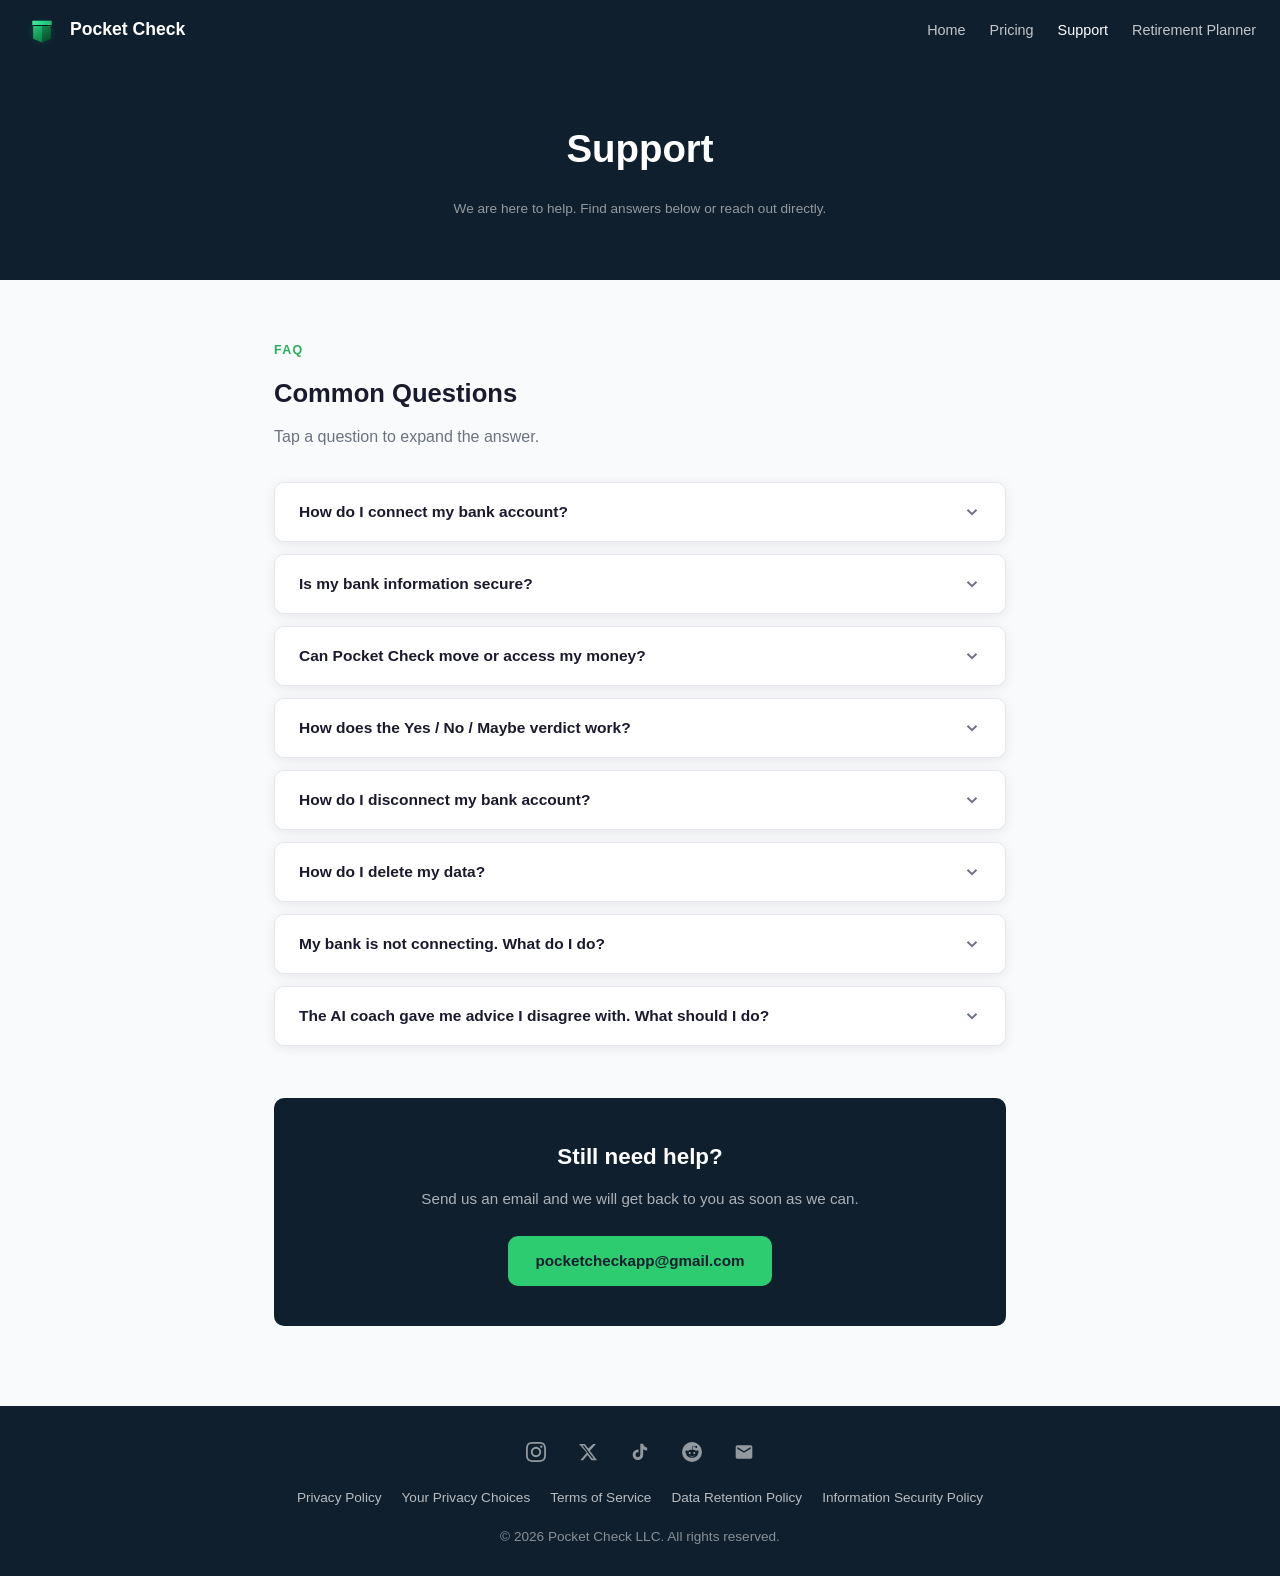
<file: support.html>
<!DOCTYPE html>
<html lang="en">
<head>
  <meta charset="UTF-8" />
  <meta name="viewport" content="width=device-width, initial-scale=1.0" />
  <title>Support | Pocket Check</title>
  <meta name="description" content="Get help with Pocket Check. Find answers to common questions or contact us directly." />
  <link rel="icon" type="image/x-icon" href="favicon/favicon.ico" />
  <link rel="icon" type="image/png" sizes="16x16" href="favicon/favicon-16x16.png" />
  <link rel="icon" type="image/png" sizes="32x32" href="favicon/favicon-32x32.png" />
  <link rel="apple-touch-icon" sizes="180x180" href="favicon/apple-touch-icon.png" />
  <link rel="icon" type="image/png" sizes="192x192" href="favicon/favicon-192x192.png" />
  <link rel="icon" type="image/png" sizes="512x512" href="favicon/favicon-512x512.png" />
  <link rel="stylesheet" href="css/styles.css" />
  <style>
    .faq-list { margin-top: 32px; }
    .faq-item {
      background: var(--white);
      border: 1px solid var(--border);
      border-radius: var(--radius);
      margin-bottom: 12px;
      box-shadow: var(--shadow);
      overflow: hidden;
    }
    .faq-question {
      width: 100%;
      background: none;
      border: none;
      padding: 20px 24px;
      text-align: left;
      font-size: 0.97rem;
      font-weight: 600;
      color: var(--text);
      cursor: pointer;
      display: flex;
      justify-content: space-between;
      align-items: center;
      gap: 16px;
      font-family: inherit;
    }
    .faq-question:hover { color: var(--green-dark); }
    .faq-chevron {
      flex-shrink: 0;
      width: 18px;
      height: 18px;
      color: var(--muted);
      transition: transform 0.2s;
    }
    .faq-item.open .faq-chevron { transform: rotate(180deg); }
    .faq-answer {
      display: none;
      padding: 0 24px 20px;
      font-size: 0.92rem;
      color: #374151;
      line-height: 1.7;
      border-top: 1px solid var(--border);
      padding-top: 16px;
    }
    .faq-item.open .faq-answer { display: block; }
    .support-contact {
      background: var(--navy);
      color: var(--white);
      border-radius: var(--radius);
      padding: 40px;
      text-align: center;
      margin-top: 52px;
    }
    .support-contact h2 { font-size: 1.4rem; font-weight: 800; margin-bottom: 10px; }
    .support-contact p { color: rgba(255,255,255,0.65); margin-bottom: 24px; font-size: 0.95rem; }
    .support-contact .btn-primary { display: inline-block; }
  </style>
</head>
<body>

  <nav>
    <a href="/" class="nav-brand">
      <img src="assets/logo.svg" alt="Pocket Check" class="nav-logo" /> Pocket Check
    </a>
    <input type="checkbox" id="nav-toggle" class="nav-toggle-checkbox" />
    <label for="nav-toggle" class="nav-toggle-label" aria-label="Menu"><span></span><span></span><span></span></label>
    <ul class="nav-links">
      <li><a href="index.html">Home</a></li>
      <li><a href="pricing.html">Pricing</a></li>
      <li><a href="support.html" class="active">Support</a></li>
      <li><a href="retirement-planner.html">Retirement Planner</a></li>
    </ul>
  </nav>

  <header class="policy-header">
    <h1>Support</h1>
    <div class="policy-meta">
      <span>We are here to help. Find answers below or reach out directly.</span>
    </div>
  </header>

  <main class="policy-body">

    <div class="section-label">FAQ</div>
    <h2 style="font-size:1.6rem; font-weight:800; margin-bottom: 8px;">Common Questions</h2>
    <p style="color: var(--muted); margin-bottom: 0;">Tap a question to expand the answer.</p>

    <div class="faq-list">

      <div class="faq-item">
        <button class="faq-question">
          How do I connect my bank account?
          <svg class="faq-chevron" viewBox="0 0 24 24" fill="none" stroke="currentColor" stroke-width="2.5"><path d="M6 9l6 6 6-6"/></svg>
        </button>
        <div class="faq-answer">
          Open the app and go to the Budget tab. Tap the Connect Bank button in the header. You will be guided through a secure login flow powered by Plaid. Pocket Check only receives read-only access to your account balance and transactions.
        </div>
      </div>

      <div class="faq-item">
        <button class="faq-question">
          Is my bank information secure?
          <svg class="faq-chevron" viewBox="0 0 24 24" fill="none" stroke="currentColor" stroke-width="2.5"><path d="M6 9l6 6 6-6"/></svg>
        </button>
        <div class="faq-answer">
          Yes. Pocket Check uses Plaid, the same technology trusted by thousands of financial apps, to connect to your bank. Your bank login credentials are never seen or stored by Pocket Check. All data is transmitted over encrypted HTTPS connections.
        </div>
      </div>

      <div class="faq-item">
        <button class="faq-question">
          Can Pocket Check move or access my money?
          <svg class="faq-chevron" viewBox="0 0 24 24" fill="none" stroke="currentColor" stroke-width="2.5"><path d="M6 9l6 6 6-6"/></svg>
        </button>
        <div class="faq-answer">
          No. Pocket Check has read-only access to your accounts. We can view your balance and transactions to give you accurate verdicts, but we cannot initiate transfers, move funds, or make any changes to your accounts whatsoever.
        </div>
      </div>

      <div class="faq-item">
        <button class="faq-question">
          How does the Yes / No / Maybe verdict work?
          <svg class="faq-chevron" viewBox="0 0 24 24" fill="none" stroke="currentColor" stroke-width="2.5"><path d="M6 9l6 6 6-6"/></svg>
        </button>
        <div class="faq-answer">
          When you ask about a purchase, Pocket Check looks at your current bank balance, upcoming bills, budget targets, and spending patterns. It then calculates how much you would have left after the purchase and your upcoming obligations. Yes means you are in a comfortable position, Maybe means it is possible but tight, and No means the purchase would leave you overextended.
        </div>
      </div>

      <div class="faq-item">
        <button class="faq-question">
          How do I disconnect my bank account?
          <svg class="faq-chevron" viewBox="0 0 24 24" fill="none" stroke="currentColor" stroke-width="2.5"><path d="M6 9l6 6 6-6"/></svg>
        </button>
        <div class="faq-answer">
          Go to the Settings tab in the app and tap Disconnect Bank. This will immediately remove your Plaid access token from our servers and stop all data retrieval from your bank.
        </div>
      </div>

      <div class="faq-item">
        <button class="faq-question">
          How do I delete my data?
          <svg class="faq-chevron" viewBox="0 0 24 24" fill="none" stroke="currentColor" stroke-width="2.5"><path d="M6 9l6 6 6-6"/></svg>
        </button>
        <div class="faq-answer">
          You can clear all locally stored data from the Settings screen at any time. To request deletion of any data stored on our servers, email us at pocketcheckapp@gmail.com and we will process your request promptly.
        </div>
      </div>

      <div class="faq-item">
        <button class="faq-question">
          My bank is not connecting. What do I do?
          <svg class="faq-chevron" viewBox="0 0 24 24" fill="none" stroke="currentColor" stroke-width="2.5"><path d="M6 9l6 6 6-6"/></svg>
        </button>
        <div class="faq-answer">
          First, make sure you have a stable internet connection. Try disconnecting and reconnecting your bank from the Settings tab. If the issue persists, your bank may temporarily be unavailable through Plaid. You can still use Pocket Check manually by entering your income and balance in the app while you wait. If the problem continues, contact us and we will help.
        </div>
      </div>

      <div class="faq-item">
        <button class="faq-question">
          The AI coach gave me advice I disagree with. What should I do?
          <svg class="faq-chevron" viewBox="0 0 24 24" fill="none" stroke="currentColor" stroke-width="2.5"><path d="M6 9l6 6 6-6"/></svg>
        </button>
        <div class="faq-answer">
          The AI financial coach is designed for general guidance only and is not a substitute for advice from a qualified financial professional. Always use your own judgment and consult a financial advisor for significant decisions. If you believe a response was incorrect or inappropriate, please contact us so we can improve the experience.
        </div>
      </div>

    </div>

    <div class="support-contact">
      <h2>Still need help?</h2>
      <p>Send us an email and we will get back to you as soon as we can.</p>
      <a href="mailto:pocketcheckapp@gmail.com" class="btn btn-primary">pocketcheckapp@gmail.com</a>
    </div>

  </main>

  <footer>
    <div class="footer-socials">
      <a href="https://instagram.com/pocketcheckapp" target="_blank" rel="noopener" aria-label="Instagram">
        <svg viewBox="0 0 24 24" fill="currentColor"><path d="M12 2.163c3.204 0 3.584.012 4.85.07 3.252.148 4.771 1.691 4.919 4.919.058 1.265.069 1.645.069 4.849 0 3.205-.012 3.584-.069 4.849-.149 3.225-1.664 4.771-4.919 4.919-1.266.058-1.644.07-4.85.07-3.204 0-3.584-.012-4.849-.07-3.26-.149-4.771-1.699-4.919-4.92-.058-1.265-.07-1.644-.07-4.849 0-3.204.013-3.583.07-4.849.149-3.227 1.664-4.771 4.919-4.919 1.266-.057 1.645-.069 4.849-.069zm0-2.163c-3.259 0-3.667.014-4.947.072-4.358.2-6.78 2.618-6.98 6.98-.059 1.281-.073 1.689-.073 4.948 0 3.259.014 3.668.072 4.948.2 4.358 2.618 6.78 6.98 6.98 1.281.058 1.689.072 4.948.072 3.259 0 3.668-.014 4.948-.072 4.354-.2 6.782-2.618 6.979-6.98.059-1.28.073-1.689.073-4.948 0-3.259-.014-3.667-.072-4.947-.196-4.354-2.617-6.78-6.979-6.98-1.281-.059-1.69-.073-4.949-.073zm0 5.838c-3.403 0-6.162 2.759-6.162 6.162s2.759 6.163 6.162 6.163 6.162-2.759 6.162-6.163c0-3.403-2.759-6.162-6.162-6.162zm0 10.162c-2.209 0-4-1.79-4-4 0-2.209 1.791-4 4-4s4 1.791 4 4c0 2.21-1.791 4-4 4zm6.406-11.845c-.796 0-1.441.645-1.441 1.44s.645 1.44 1.441 1.44c.795 0 1.439-.645 1.439-1.44s-.644-1.44-1.439-1.44z"/></svg>
      </a>
      <a href="https://x.com/pocketcheckapp" target="_blank" rel="noopener" aria-label="X">
        <svg viewBox="0 0 24 24" fill="currentColor"><path d="M18.244 2.25h3.308l-7.227 8.26 8.502 11.24H16.17l-4.714-6.231-5.401 6.231H2.747l7.73-8.835L1.254 2.25H8.08l4.259 5.63L18.244 2.25zm-1.161 17.52h1.833L7.084 4.126H5.117L17.083 19.77z"/></svg>
      </a>
      <a href="https://tiktok.com/@pocketcheckapp" target="_blank" rel="noopener" aria-label="TikTok">
        <svg viewBox="0 0 24 24" fill="currentColor"><path d="M19.59 6.69a4.83 4.83 0 01-3.77-4.25V2h-3.45v13.67a2.89 2.89 0 01-2.88 2.5 2.89 2.89 0 01-2.89-2.89 2.89 2.89 0 012.89-2.89c.28 0 .54.04.79.1V9.01a6.33 6.33 0 00-.79-.05 6.34 6.34 0 00-6.34 6.34 6.34 6.34 0 006.34 6.34 6.34 6.34 0 006.33-6.34V8.69a8.18 8.18 0 004.79 1.54V6.79a4.85 4.85 0 01-1.02-.1z"/></svg>
      </a>
      <a href="https://reddit.com/u/pocketcheckapp" target="_blank" rel="noopener" aria-label="Reddit">
        <svg viewBox="0 0 24 24" fill="currentColor"><path d="M12 0A12 12 0 0 0 0 12a12 12 0 0 0 12 12 12 12 0 0 0 12-12A12 12 0 0 0 12 0zm5.01 4.744c.688 0 1.25.561 1.25 1.249a1.25 1.25 0 0 1-2.498.056l-2.597-.547-.8 3.747c1.824.07 3.48.632 4.674 1.488.308-.309.73-.491 1.207-.491.968 0 1.754.786 1.754 1.754 0 .716-.435 1.333-1.01 1.614a3.111 3.111 0 0 1 .042.52c0 2.694-3.13 4.87-7.004 4.87-3.874 0-7.004-2.176-7.004-4.87 0-.183.015-.366.043-.534A1.748 1.748 0 0 1 4.028 12c0-.968.786-1.754 1.754-1.754.463 0 .898.196 1.207.49 1.207-.883 2.878-1.43 4.744-1.487l.885-4.182a.342.342 0 0 1 .14-.197.35.35 0 0 1 .238-.042l2.906.617a1.214 1.214 0 0 1 1.108-.701zM9.25 12C8.561 12 8 12.562 8 13.25c0 .687.561 1.248 1.25 1.248.687 0 1.248-.561 1.248-1.249 0-.688-.561-1.249-1.249-1.249zm5.5 0c-.687 0-1.248.561-1.248 1.25 0 .687.561 1.248 1.249 1.248.688 0 1.249-.561 1.249-1.249 0-.687-.562-1.249-1.25-1.249zm-5.466 3.99a.327.327 0 0 0-.231.094.33.33 0 0 0 0 .463c.842.842 2.484.913 2.961.913.477 0 2.105-.056 2.961-.913a.361.361 0 0 0 .029-.463.33.33 0 0 0-.464 0c-.547.533-1.684.73-2.512.73-.828 0-1.979-.196-2.512-.73a.326.326 0 0 0-.232-.095z"/></svg>
      </a>
      <a href="mailto:pocketcheckapp@gmail.com" aria-label="Email">
        <svg viewBox="0 0 24 24" fill="currentColor"><path d="M20 4H4c-1.1 0-2 .9-2 2v12c0 1.1.9 2 2 2h16c1.1 0 2-.9 2-2V6c0-1.1-.9-2-2-2zm0 4l-8 5-8-5V6l8 5 8-5v2z"/></svg>
      </a>
    </div>
    <div class="footer-links">
      <a href="privacy-policy.html">Privacy Policy</a>
      <a href="privacy-choices.html">Your Privacy Choices</a>
      <a href="terms-of-service.html">Terms of Service</a>
      <a href="data-retention-policy.html">Data Retention Policy</a>
      <a href="information-security-policy.html">Information Security Policy</a>
    </div>
    <p>&copy; 2026 Pocket Check LLC. All rights reserved.</p>
  </footer>

  <script>
    document.querySelectorAll('.faq-question').forEach(btn => {
      btn.addEventListener('click', () => {
        const item = btn.parentElement;
        const isOpen = item.classList.contains('open');
        document.querySelectorAll('.faq-item').forEach(i => i.classList.remove('open'));
        if (!isOpen) item.classList.add('open');
      });
    });
  </script>

</body>
</html>
</file>
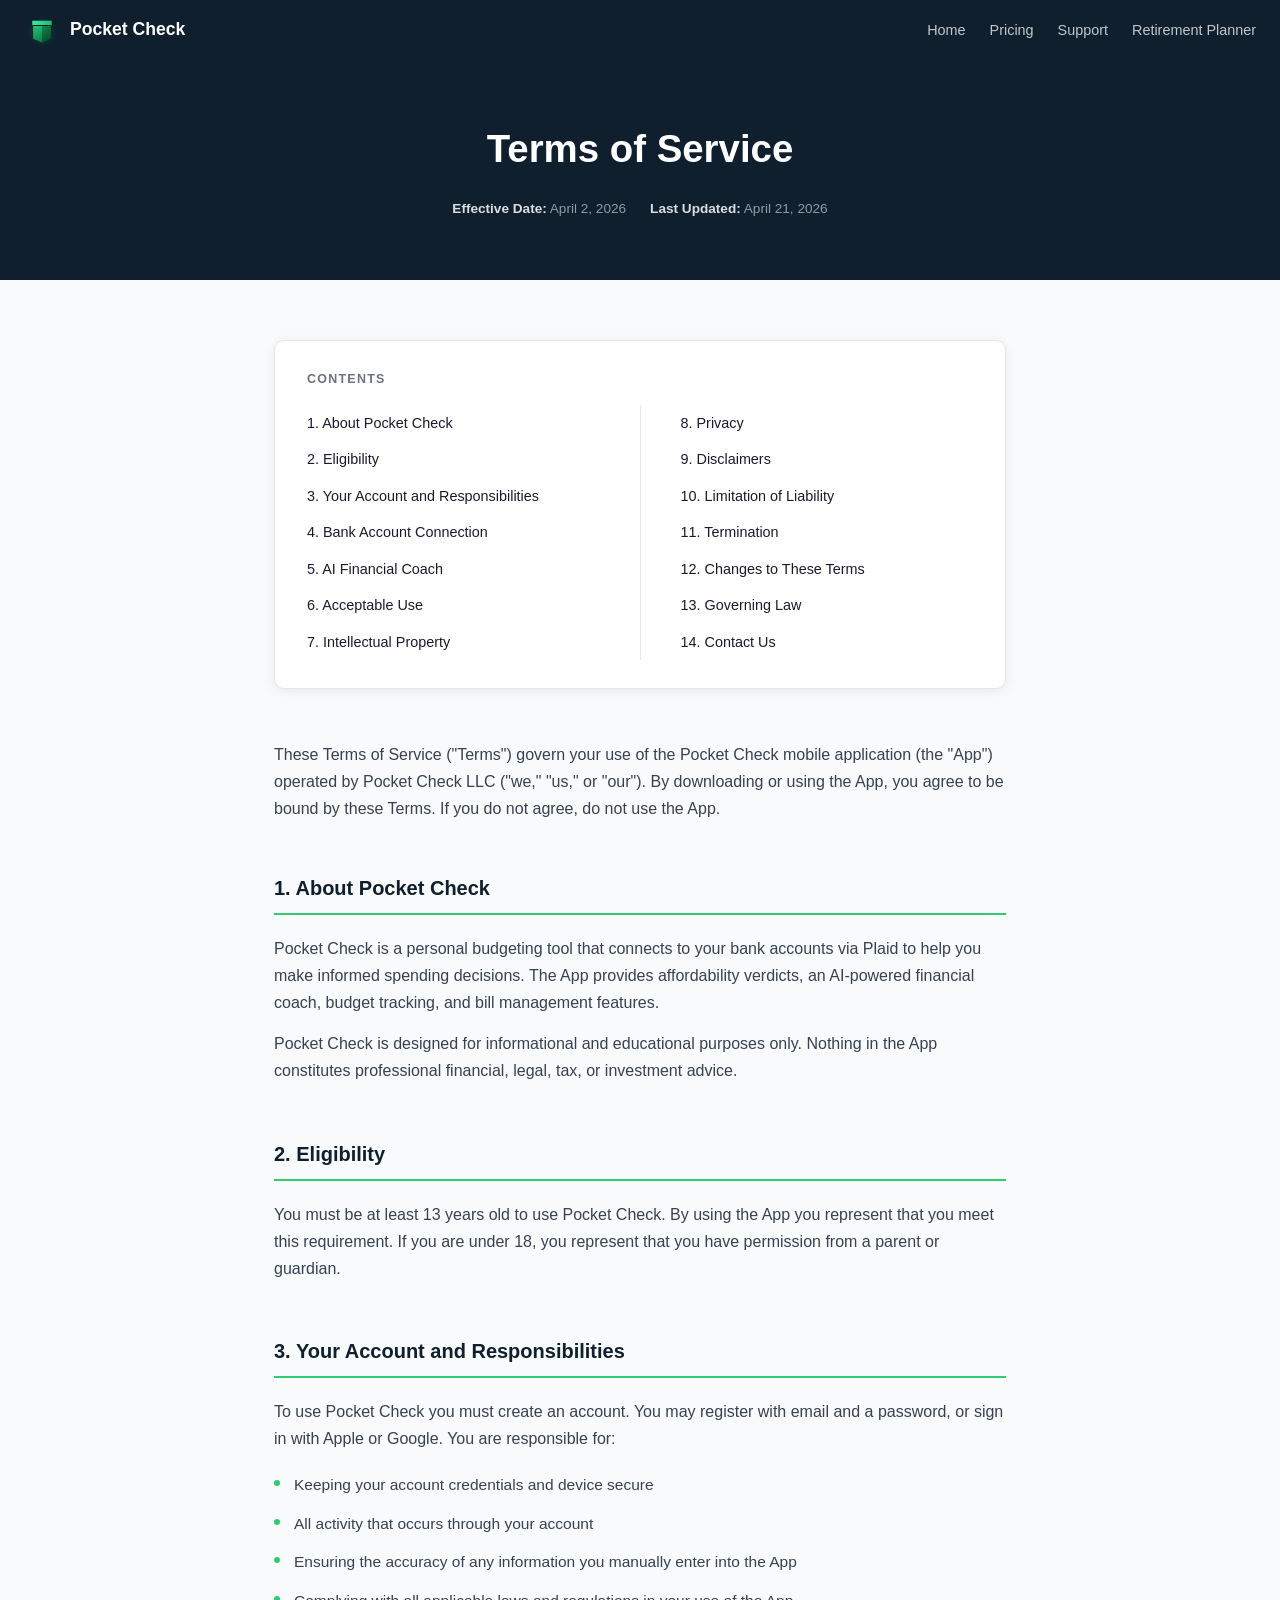
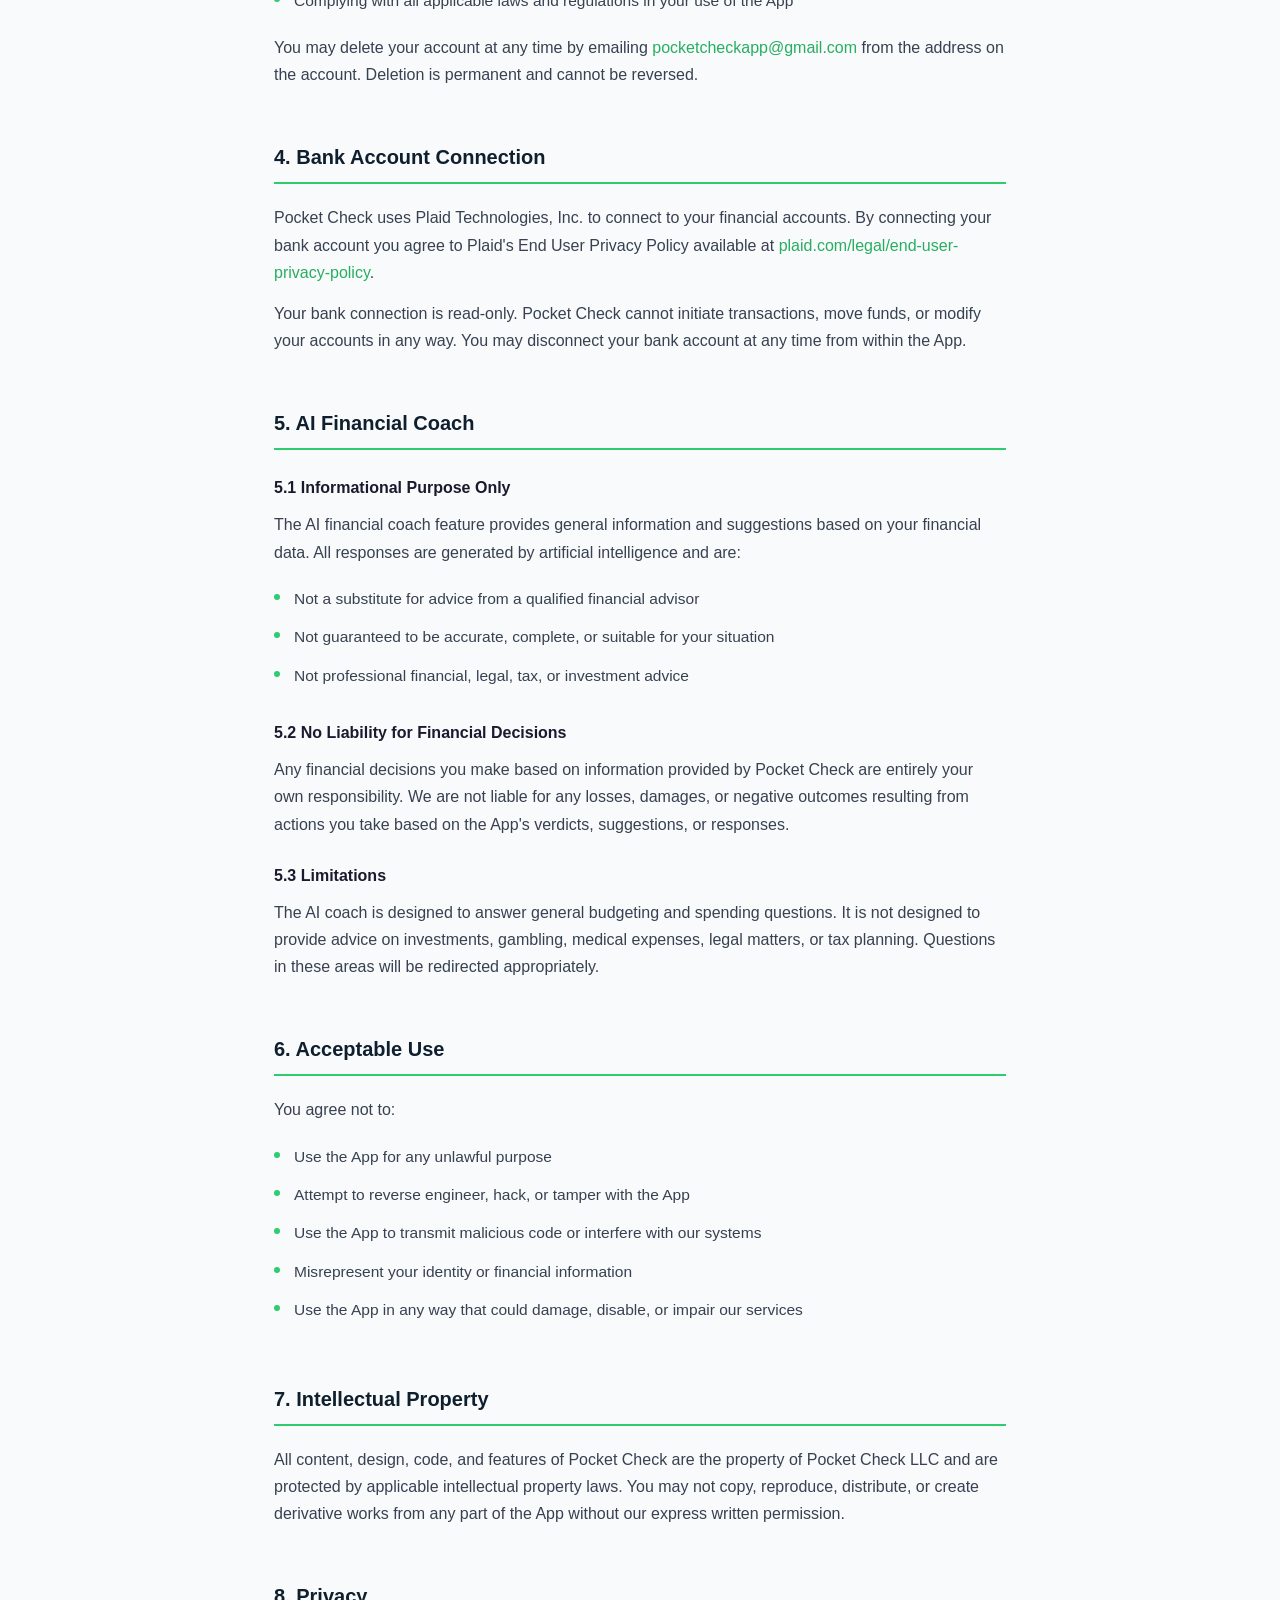
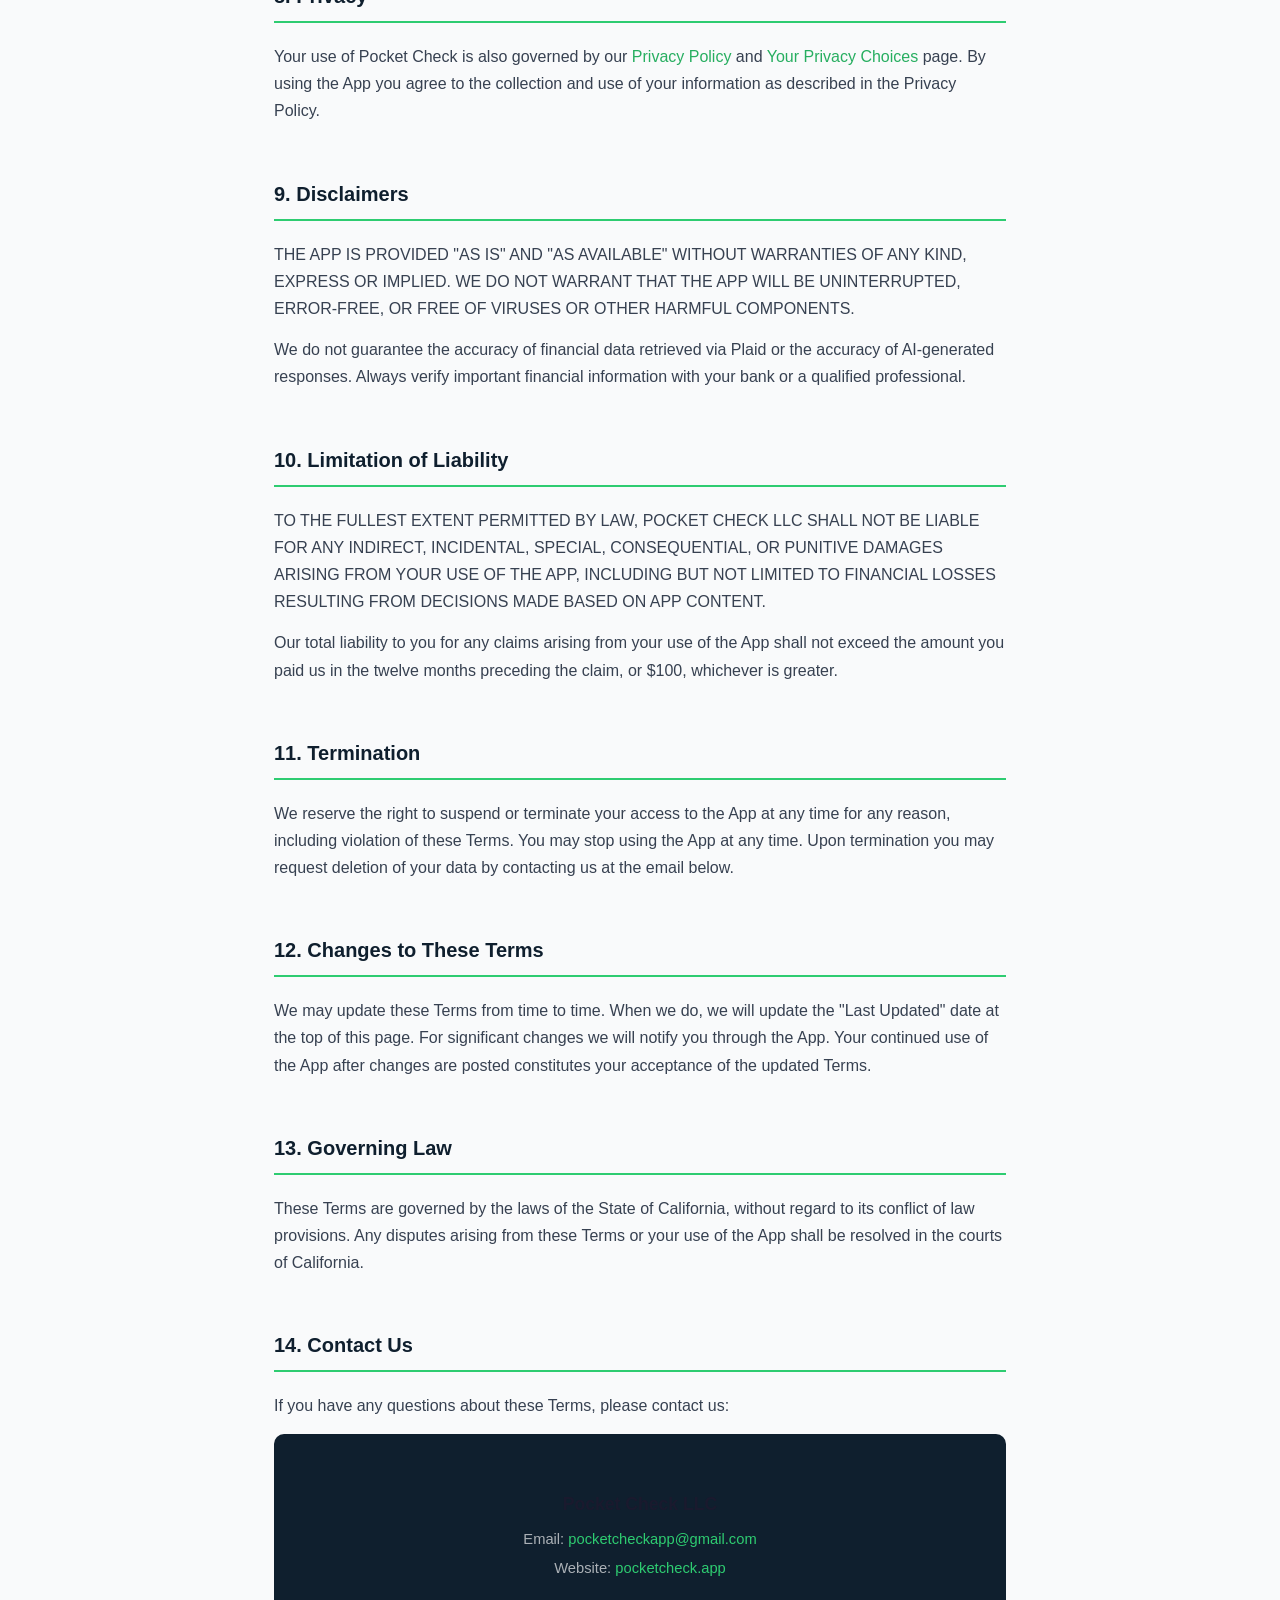
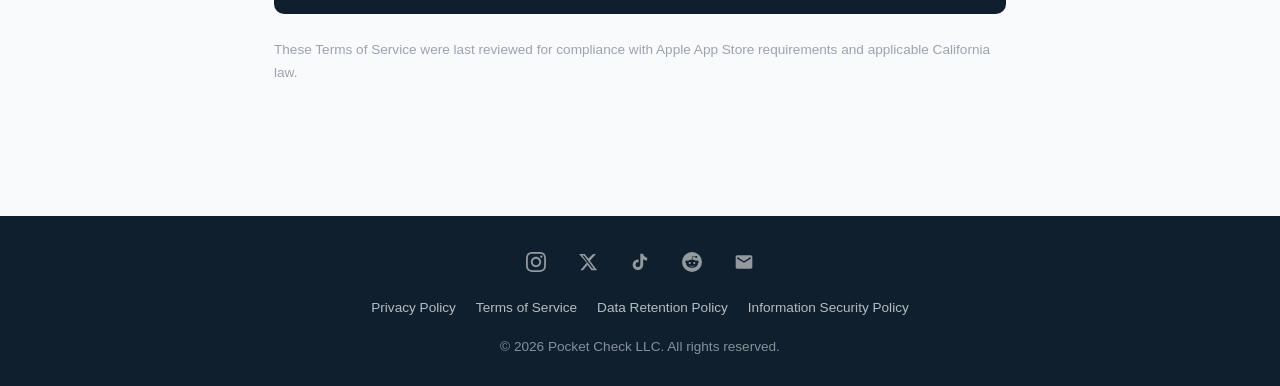
<file: terms-of-service.html>
<!DOCTYPE html>
<html lang="en">
<head>
  <meta charset="UTF-8" />
  <meta name="viewport" content="width=device-width, initial-scale=1.0" />
  <title>Terms of Service | Pocket Check</title>
  <meta name="description" content="Pocket Check LLC Terms of Service: the rules and guidelines governing your use of the Pocket Check app." />
  <link rel="icon" type="image/x-icon" href="favicon/favicon.ico" />
  <link rel="icon" type="image/png" sizes="16x16" href="favicon/favicon-16x16.png" />
  <link rel="icon" type="image/png" sizes="32x32" href="favicon/favicon-32x32.png" />
  <link rel="apple-touch-icon" sizes="180x180" href="favicon/apple-touch-icon.png" />
  <link rel="icon" type="image/png" sizes="192x192" href="favicon/favicon-192x192.png" />
  <link rel="icon" type="image/png" sizes="512x512" href="favicon/favicon-512x512.png" />
  <link rel="stylesheet" href="css/styles.css" />
</head>
<body>

  <nav>
    <a href="/" class="nav-brand">
      <img src="assets/logo.svg" alt="Pocket Check" class="nav-logo" /> Pocket Check
    </a>
    <input type="checkbox" id="nav-toggle" class="nav-toggle-checkbox" />
    <label for="nav-toggle" class="nav-toggle-label" aria-label="Menu"><span></span><span></span><span></span></label>
    <ul class="nav-links">
      <li><a href="index.html">Home</a></li>
      <li><a href="pricing.html">Pricing</a></li>
      <li><a href="support.html">Support</a></li>
      <li><a href="retirement-planner.html">Retirement Planner</a></li>
    </ul>
  </nav>

  <header class="policy-header">
    <h1>Terms of Service</h1>
    <div class="policy-meta">
      <span><strong>Effective Date:</strong> April 2, 2026</span>
      <span><strong>Last Updated:</strong> April 21, 2026</span>
    </div>
  </header>

  <main class="policy-body">

    <div class="policy-toc">
      <p class="toc-heading">Contents</p>
      <table class="toc-table">
        <tbody>
          <tr>
            <td><a href="#section-1">1. About Pocket Check</a></td>
            <td><a href="#section-8">8. Privacy</a></td>
          </tr>
          <tr>
            <td><a href="#section-2">2. Eligibility</a></td>
            <td><a href="#section-9">9. Disclaimers</a></td>
          </tr>
          <tr>
            <td><a href="#section-3">3. Your Account and Responsibilities</a></td>
            <td><a href="#section-10">10. Limitation of Liability</a></td>
          </tr>
          <tr>
            <td><a href="#section-4">4. Bank Account Connection</a></td>
            <td><a href="#section-11">11. Termination</a></td>
          </tr>
          <tr>
            <td><a href="#section-5">5. AI Financial Coach</a></td>
            <td><a href="#section-12">12. Changes to These Terms</a></td>
          </tr>
          <tr>
            <td><a href="#section-6">6. Acceptable Use</a></td>
            <td><a href="#section-13">13. Governing Law</a></td>
          </tr>
          <tr>
            <td><a href="#section-7">7. Intellectual Property</a></td>
            <td><a href="#section-14">14. Contact Us</a></td>
          </tr>
        </tbody>
      </table>
    </div>

    <p style="color:#374151; margin-bottom: 48px;">
      These Terms of Service ("Terms") govern your use of the Pocket Check mobile application (the "App") operated by Pocket Check LLC ("we," "us," or "our"). By downloading or using the App, you agree to be bound by these Terms. If you do not agree, do not use the App.
    </p>

    <!-- Section 1 -->
    <div class="policy-section" id="section-1">
      <h2>1. About Pocket Check</h2>
      <p>Pocket Check is a personal budgeting tool that connects to your bank accounts via Plaid to help you make informed spending decisions. The App provides affordability verdicts, an AI-powered financial coach, budget tracking, and bill management features.</p>
      <p>Pocket Check is designed for informational and educational purposes only. Nothing in the App constitutes professional financial, legal, tax, or investment advice.</p>
    </div>

    <!-- Section 2 -->
    <div class="policy-section" id="section-2">
      <h2>2. Eligibility</h2>
      <p>You must be at least 13 years old to use Pocket Check. By using the App you represent that you meet this requirement. If you are under 18, you represent that you have permission from a parent or guardian.</p>
    </div>

    <!-- Section 3 -->
    <div class="policy-section" id="section-3">
      <h2>3. Your Account and Responsibilities</h2>
      <p>To use Pocket Check you must create an account. You may register with email and a password, or sign in with Apple or Google. You are responsible for:</p>
      <ul>
        <li>Keeping your account credentials and device secure</li>
        <li>All activity that occurs through your account</li>
        <li>Ensuring the accuracy of any information you manually enter into the App</li>
        <li>Complying with all applicable laws and regulations in your use of the App</li>
      </ul>
      <p>You may delete your account at any time by emailing <a href="mailto:pocketcheckapp@gmail.com">pocketcheckapp@gmail.com</a> from the address on the account. Deletion is permanent and cannot be reversed.</p>
    </div>

    <!-- Section 4 -->
    <div class="policy-section" id="section-4">
      <h2>4. Bank Account Connection</h2>
      <p>Pocket Check uses Plaid Technologies, Inc. to connect to your financial accounts. By connecting your bank account you agree to Plaid's End User Privacy Policy available at <a href="https://plaid.com/legal/end-user-privacy-policy" target="_blank" rel="noopener">plaid.com/legal/end-user-privacy-policy</a>.</p>
      <p>Your bank connection is read-only. Pocket Check cannot initiate transactions, move funds, or modify your accounts in any way. You may disconnect your bank account at any time from within the App.</p>
    </div>

    <!-- Section 5 -->
    <div class="policy-section" id="section-5">
      <h2>5. AI Financial Coach</h2>

      <h3>5.1 Informational Purpose Only</h3>
      <p>The AI financial coach feature provides general information and suggestions based on your financial data. All responses are generated by artificial intelligence and are:</p>
      <ul>
        <li>Not a substitute for advice from a qualified financial advisor</li>
        <li>Not guaranteed to be accurate, complete, or suitable for your situation</li>
        <li>Not professional financial, legal, tax, or investment advice</li>
      </ul>

      <h3>5.2 No Liability for Financial Decisions</h3>
      <p>Any financial decisions you make based on information provided by Pocket Check are entirely your own responsibility. We are not liable for any losses, damages, or negative outcomes resulting from actions you take based on the App's verdicts, suggestions, or responses.</p>

      <h3>5.3 Limitations</h3>
      <p>The AI coach is designed to answer general budgeting and spending questions. It is not designed to provide advice on investments, gambling, medical expenses, legal matters, or tax planning. Questions in these areas will be redirected appropriately.</p>
    </div>

    <!-- Section 6 -->
    <div class="policy-section" id="section-6">
      <h2>6. Acceptable Use</h2>
      <p>You agree not to:</p>
      <ul>
        <li>Use the App for any unlawful purpose</li>
        <li>Attempt to reverse engineer, hack, or tamper with the App</li>
        <li>Use the App to transmit malicious code or interfere with our systems</li>
        <li>Misrepresent your identity or financial information</li>
        <li>Use the App in any way that could damage, disable, or impair our services</li>
      </ul>
    </div>

    <!-- Section 7 -->
    <div class="policy-section" id="section-7">
      <h2>7. Intellectual Property</h2>
      <p>All content, design, code, and features of Pocket Check are the property of Pocket Check LLC and are protected by applicable intellectual property laws. You may not copy, reproduce, distribute, or create derivative works from any part of the App without our express written permission.</p>
    </div>

    <!-- Section 8 -->
    <div class="policy-section" id="section-8">
      <h2>8. Privacy</h2>
      <p>Your use of Pocket Check is also governed by our <a href="privacy-policy.html">Privacy Policy</a> and <a href="privacy-choices.html">Your Privacy Choices</a> page. By using the App you agree to the collection and use of your information as described in the Privacy Policy.</p>
    </div>

    <!-- Section 9 -->
    <div class="policy-section" id="section-9">
      <h2>9. Disclaimers</h2>
      <p>THE APP IS PROVIDED "AS IS" AND "AS AVAILABLE" WITHOUT WARRANTIES OF ANY KIND, EXPRESS OR IMPLIED. WE DO NOT WARRANT THAT THE APP WILL BE UNINTERRUPTED, ERROR-FREE, OR FREE OF VIRUSES OR OTHER HARMFUL COMPONENTS.</p>
      <p>We do not guarantee the accuracy of financial data retrieved via Plaid or the accuracy of AI-generated responses. Always verify important financial information with your bank or a qualified professional.</p>
    </div>

    <!-- Section 10 -->
    <div class="policy-section" id="section-10">
      <h2>10. Limitation of Liability</h2>
      <p>TO THE FULLEST EXTENT PERMITTED BY LAW, POCKET CHECK LLC SHALL NOT BE LIABLE FOR ANY INDIRECT, INCIDENTAL, SPECIAL, CONSEQUENTIAL, OR PUNITIVE DAMAGES ARISING FROM YOUR USE OF THE APP, INCLUDING BUT NOT LIMITED TO FINANCIAL LOSSES RESULTING FROM DECISIONS MADE BASED ON APP CONTENT.</p>
      <p>Our total liability to you for any claims arising from your use of the App shall not exceed the amount you paid us in the twelve months preceding the claim, or $100, whichever is greater.</p>
    </div>

    <!-- Section 11 -->
    <div class="policy-section" id="section-11">
      <h2>11. Termination</h2>
      <p>We reserve the right to suspend or terminate your access to the App at any time for any reason, including violation of these Terms. You may stop using the App at any time. Upon termination you may request deletion of your data by contacting us at the email below.</p>
    </div>

    <!-- Section 12 -->
    <div class="policy-section" id="section-12">
      <h2>12. Changes to These Terms</h2>
      <p>We may update these Terms from time to time. When we do, we will update the "Last Updated" date at the top of this page. For significant changes we will notify you through the App. Your continued use of the App after changes are posted constitutes your acceptance of the updated Terms.</p>
    </div>

    <!-- Section 13 -->
    <div class="policy-section" id="section-13">
      <h2>13. Governing Law</h2>
      <p>These Terms are governed by the laws of the State of California, without regard to its conflict of law provisions. Any disputes arising from these Terms or your use of the App shall be resolved in the courts of California.</p>
    </div>

    <!-- Section 14 -->
    <div class="policy-section" id="section-14">
      <h2>14. Contact Us</h2>
      <p>If you have any questions about these Terms, please contact us:</p>
      <div class="contact-box">
        <h3>Pocket Check LLC</h3>
        <p>Email: <a href="mailto:pocketcheckapp@gmail.com">pocketcheckapp@gmail.com</a></p>
        <p>Website: <a href="https://pocketcheck.app" target="_blank" rel="noopener">pocketcheck.app</a></p>
      </div>
      <p style="margin-top: 24px; font-size: 0.85rem; color: #9ca3af;">
        These Terms of Service were last reviewed for compliance with Apple App Store requirements and applicable California law.
      </p>
    </div>

  </main>

  <footer>
    <div class="footer-socials">
      <a href="https://instagram.com/pocketcheckapp" target="_blank" rel="noopener" aria-label="Instagram">
        <svg viewBox="0 0 24 24" fill="currentColor"><path d="M12 2.163c3.204 0 3.584.012 4.85.07 3.252.148 4.771 1.691 4.919 4.919.058 1.265.069 1.645.069 4.849 0 3.205-.012 3.584-.069 4.849-.149 3.225-1.664 4.771-4.919 4.919-1.266.058-1.644.07-4.85.07-3.204 0-3.584-.012-4.849-.07-3.26-.149-4.771-1.699-4.919-4.92-.058-1.265-.07-1.644-.07-4.849 0-3.204.013-3.583.07-4.849.149-3.227 1.664-4.771 4.919-4.919 1.266-.057 1.645-.069 4.849-.069zm0-2.163c-3.259 0-3.667.014-4.947.072-4.358.2-6.78 2.618-6.98 6.98-.059 1.281-.073 1.689-.073 4.948 0 3.259.014 3.668.072 4.948.2 4.358 2.618 6.78 6.98 6.98 1.281.058 1.689.072 4.948.072 3.259 0 3.668-.014 4.948-.072 4.354-.2 6.782-2.618 6.979-6.98.059-1.28.073-1.689.073-4.948 0-3.259-.014-3.667-.072-4.947-.196-4.354-2.617-6.78-6.979-6.98-1.281-.059-1.69-.073-4.949-.073zm0 5.838c-3.403 0-6.162 2.759-6.162 6.162s2.759 6.163 6.162 6.163 6.162-2.759 6.162-6.163c0-3.403-2.759-6.162-6.162-6.162zm0 10.162c-2.209 0-4-1.79-4-4 0-2.209 1.791-4 4-4s4 1.791 4 4c0 2.21-1.791 4-4 4zm6.406-11.845c-.796 0-1.441.645-1.441 1.44s.645 1.44 1.441 1.44c.795 0 1.439-.645 1.439-1.44s-.644-1.44-1.439-1.44z"/></svg>
      </a>
      <a href="https://x.com/pocketcheckapp" target="_blank" rel="noopener" aria-label="X">
        <svg viewBox="0 0 24 24" fill="currentColor"><path d="M18.244 2.25h3.308l-7.227 8.26 8.502 11.24H16.17l-4.714-6.231-5.401 6.231H2.747l7.73-8.835L1.254 2.25H8.08l4.259 5.63L18.244 2.25zm-1.161 17.52h1.833L7.084 4.126H5.117L17.083 19.77z"/></svg>
      </a>
      <a href="https://tiktok.com/@pocketcheckapp" target="_blank" rel="noopener" aria-label="TikTok">
        <svg viewBox="0 0 24 24" fill="currentColor"><path d="M19.59 6.69a4.83 4.83 0 01-3.77-4.25V2h-3.45v13.67a2.89 2.89 0 01-2.88 2.5 2.89 2.89 0 01-2.89-2.89 2.89 2.89 0 012.89-2.89c.28 0 .54.04.79.1V9.01a6.33 6.33 0 00-.79-.05 6.34 6.34 0 00-6.34 6.34 6.34 6.34 0 006.34 6.34 6.34 6.34 0 006.33-6.34V8.69a8.18 8.18 0 004.79 1.54V6.79a4.85 4.85 0 01-1.02-.1z"/></svg>
      </a>
      <a href="https://reddit.com/u/pocketcheckapp" target="_blank" rel="noopener" aria-label="Reddit">
        <svg viewBox="0 0 24 24" fill="currentColor"><path d="M12 0A12 12 0 0 0 0 12a12 12 0 0 0 12 12 12 12 0 0 0 12-12A12 12 0 0 0 12 0zm5.01 4.744c.688 0 1.25.561 1.25 1.249a1.25 1.25 0 0 1-2.498.056l-2.597-.547-.8 3.747c1.824.07 3.48.632 4.674 1.488.308-.309.73-.491 1.207-.491.968 0 1.754.786 1.754 1.754 0 .716-.435 1.333-1.01 1.614a3.111 3.111 0 0 1 .042.52c0 2.694-3.13 4.87-7.004 4.87-3.874 0-7.004-2.176-7.004-4.87 0-.183.015-.366.043-.534A1.748 1.748 0 0 1 4.028 12c0-.968.786-1.754 1.754-1.754.463 0 .898.196 1.207.49 1.207-.883 2.878-1.43 4.744-1.487l.885-4.182a.342.342 0 0 1 .14-.197.35.35 0 0 1 .238-.042l2.906.617a1.214 1.214 0 0 1 1.108-.701zM9.25 12C8.561 12 8 12.562 8 13.25c0 .687.561 1.248 1.25 1.248.687 0 1.248-.561 1.248-1.249 0-.688-.561-1.249-1.249-1.249zm5.5 0c-.687 0-1.248.561-1.248 1.25 0 .687.561 1.248 1.249 1.248.688 0 1.249-.561 1.249-1.249 0-.687-.562-1.249-1.25-1.249zm-5.466 3.99a.327.327 0 0 0-.231.094.33.33 0 0 0 0 .463c.842.842 2.484.913 2.961.913.477 0 2.105-.056 2.961-.913a.361.361 0 0 0 .029-.463.33.33 0 0 0-.464 0c-.547.533-1.684.73-2.512.73-.828 0-1.979-.196-2.512-.73a.326.326 0 0 0-.232-.095z"/></svg>
      </a>
      <a href="mailto:pocketcheckapp@gmail.com" aria-label="Email">
        <svg viewBox="0 0 24 24" fill="currentColor"><path d="M20 4H4c-1.1 0-2 .9-2 2v12c0 1.1.9 2 2 2h16c1.1 0 2-.9 2-2V6c0-1.1-.9-2-2-2zm0 4l-8 5-8-5V6l8 5 8-5v2z"/></svg>
      </a>
    </div>
    <div class="footer-links">
      <a href="privacy-policy.html">Privacy Policy</a>
      <a href="terms-of-service.html">Terms of Service</a>
      <a href="data-retention-policy.html">Data Retention Policy</a>
      <a href="information-security-policy.html">Information Security Policy</a>
    </div>
    <p>&copy; 2026 Pocket Check LLC. All rights reserved.</p>
  </footer>

</body>
</html>
</file>
<file: css/styles.css>
/* ===== Reset & Base ===== */
*, *::before, *::after { box-sizing: border-box; margin: 0; padding: 0; }

:root {
  --green: #2ecc71;
  --green-dark: #27ae60;
  --navy: #0f1f2e;
  --text: #1a1a2e;
  --muted: #6b7280;
  --border: #e5e7eb;
  --bg: #f9fafb;
  --white: #ffffff;
  --radius: 10px;
  --shadow: 0 2px 12px rgba(0,0,0,0.08);
}

html { scroll-behavior: smooth; }

body {
  font-family: -apple-system, BlinkMacSystemFont, "Segoe UI", Roboto, sans-serif;
  color: var(--text);
  background: var(--bg);
  line-height: 1.7;
  font-size: 16px;
}

a { color: var(--green-dark); text-decoration: none; }
a:hover { text-decoration: underline; }

/* ===== Nav ===== */
nav {
  background: var(--navy);
  padding: 0 24px;
  display: flex;
  align-items: center;
  justify-content: space-between;
  height: 60px;
  position: sticky;
  top: 0;
  z-index: 100;
}

.nav-brand {
  display: flex;
  align-items: center;
  gap: 10px;
  color: var(--white);
  font-weight: 700;
  font-size: 1.1rem;
  text-decoration: none;
}

.nav-logo {
  height: 36px;
  width: 36px;
  flex-shrink: 0;
  display: block;
}

.nav-links {
  display: flex;
  gap: 24px;
  list-style: none;
}

.nav-links a {
  color: rgba(255,255,255,0.75);
  font-size: 0.9rem;
  transition: color 0.2s;
}

.nav-links a:hover,
.nav-links a.active {
  color: var(--white);
  text-decoration: none;
}

/* Hamburger: hidden by default (desktop), styled and shown on mobile below */
.nav-toggle-checkbox { display: none; }
.nav-toggle-label { display: none; }

/* ===== Hero ===== */
.hero {
  background: var(--navy);
  color: var(--white);
  padding: 80px 24px 100px;
  text-align: center;
}

.hero-badge {
  display: inline-block;
  background: rgba(46,204,113,0.15);
  color: var(--green);
  border: 1px solid rgba(46,204,113,0.3);
  border-radius: 100px;
  padding: 4px 14px;
  font-size: 0.8rem;
  font-weight: 600;
  letter-spacing: 0.05em;
  text-transform: uppercase;
  margin-bottom: 20px;
}

.hero h1 {
  font-size: clamp(2rem, 5vw, 3rem);
  font-weight: 800;
  line-height: 1.2;
  margin-bottom: 16px;
}

.hero h1 span { color: var(--green); }

.hero p {
  font-size: 1.1rem;
  color: rgba(255,255,255,0.65);
  max-width: 480px;
  margin: 0 auto 32px;
}

.btn {
  display: inline-block;
  padding: 12px 28px;
  border-radius: var(--radius);
  font-weight: 600;
  font-size: 0.95rem;
  transition: all 0.2s;
  cursor: pointer;
  border: none;
}

.btn-primary {
  background: var(--green);
  color: var(--navy);
}

.btn-primary:hover {
  background: var(--green-dark);
  color: var(--white);
  text-decoration: none;
}

.btn-outline {
  background: transparent;
  color: var(--white);
  border: 1px solid rgba(255,255,255,0.3);
  margin-left: 12px;
}

.btn-outline:hover {
  background: rgba(255,255,255,0.08);
  text-decoration: none;
  color: var(--white);
}

/* ===== Features Grid ===== */
.section {
  max-width: 900px;
  margin: 0 auto;
  padding: 72px 24px;
}

.section-label {
  font-size: 0.78rem;
  font-weight: 700;
  color: var(--green-dark);
  text-transform: uppercase;
  letter-spacing: 0.1em;
  margin-bottom: 10px;
}

.section h2 {
  font-size: 1.8rem;
  font-weight: 800;
  margin-bottom: 12px;
}

.section .lead {
  color: var(--muted);
  font-size: 1.05rem;
  margin-bottom: 48px;
}

.features {
  display: grid;
  grid-template-columns: repeat(auto-fit, minmax(220px, 1fr));
  gap: 20px;
}

.feature-card {
  background: var(--white);
  border: 1px solid var(--border);
  border-radius: var(--radius);
  padding: 28px 24px;
  box-shadow: var(--shadow);
}

.feature-icon {
  font-size: 1.6rem;
  margin-bottom: 14px;
}

.feature-card h3 {
  font-size: 1rem;
  font-weight: 700;
  margin-bottom: 8px;
}

.feature-card p {
  font-size: 0.9rem;
  color: var(--muted);
  line-height: 1.6;
}

/* ===== Privacy Card ===== */
.privacy-cta {
  background: var(--white);
  border: 1px solid var(--border);
  border-radius: var(--radius);
  padding: 40px;
  box-shadow: var(--shadow);
  display: flex;
  align-items: center;
  justify-content: space-between;
  gap: 24px;
  flex-wrap: wrap;
  margin-top: 60px;
}

.privacy-cta h3 { font-size: 1.2rem; font-weight: 700; margin-bottom: 6px; }
.privacy-cta p { color: var(--muted); font-size: 0.92rem; }

/* ===== Privacy Policy Page ===== */
.policy-header {
  background: var(--navy);
  color: var(--white);
  padding: 56px 24px 60px;
  text-align: center;
}

.policy-header h1 { font-size: clamp(1.6rem, 4vw, 2.4rem); font-weight: 800; margin-bottom: 10px; }

.policy-meta {
  display: flex;
  justify-content: center;
  gap: 24px;
  flex-wrap: wrap;
  margin-top: 16px;
}

.policy-meta span {
  font-size: 0.85rem;
  color: rgba(255,255,255,0.55);
}

.policy-meta strong { color: rgba(255,255,255,0.85); }

.policy-body {
  max-width: 780px;
  margin: 0 auto;
  padding: 60px 24px 80px;
}

.policy-toc {
  background: var(--white);
  border: 1px solid var(--border);
  border-radius: var(--radius);
  padding: 28px 32px;
  margin-bottom: 52px;
  box-shadow: var(--shadow);
}

.toc-heading {
  font-size: 0.78rem;
  font-weight: 700;
  text-transform: uppercase;
  letter-spacing: 0.1em;
  color: var(--muted);
  margin-bottom: 14px;
}

.toc-table {
  width: 100%;
  border-collapse: collapse;
}

.toc-table td {
  padding: 6px 40px 6px 0;
  width: 50%;
  font-size: 0.9rem;
  vertical-align: top;
}

.toc-table td:last-child {
  padding-left: 40px;
  padding-right: 0;
  border-left: 1px solid var(--border);
}

.toc-table a {
  color: var(--text);
  text-decoration: none;
}

.toc-table a:hover {
  color: var(--green-dark);
  text-decoration: underline;
}

.policy-section { margin-bottom: 52px; }

.policy-section h2 {
  font-size: 1.25rem;
  font-weight: 800;
  color: var(--navy);
  border-bottom: 2px solid var(--green);
  padding-bottom: 8px;
  margin-bottom: 20px;
}

.policy-section h3 {
  font-size: 1rem;
  font-weight: 700;
  margin: 24px 0 10px;
  color: var(--text);
}

.policy-section p { margin-bottom: 14px; color: #374151; }
.policy-section p:last-child { margin-bottom: 0; }

.policy-section ul {
  list-style: none;
  padding: 0;
  margin: 0 0 14px;
}

.policy-section ul li {
  padding: 6px 0 6px 20px;
  position: relative;
  color: #374151;
  font-size: 0.97rem;
}

.policy-section ul li::before {
  content: '';
  position: absolute;
  left: 0;
  top: 14px;
  width: 6px;
  height: 6px;
  background: var(--green);
  border-radius: 50%;
}

.third-party-card {
  background: var(--white);
  border: 1px solid var(--border);
  border-radius: var(--radius);
  padding: 20px 24px;
  margin-bottom: 14px;
  box-shadow: var(--shadow);
}

.third-party-card h4 {
  font-size: 0.95rem;
  font-weight: 700;
  margin-bottom: 6px;
  color: var(--navy);
}

.third-party-card p {
  font-size: 0.88rem;
  color: var(--muted);
  margin: 0;
}

.contact-box {
  background: var(--navy);
  color: var(--white);
  border-radius: var(--radius);
  padding: 32px;
  text-align: center;
}

.contact-box h3 { font-size: 1.1rem; font-weight: 700; margin-bottom: 8px; }
.contact-box p { color: rgba(255,255,255,0.65); font-size: 0.92rem; margin-bottom: 4px; }
.contact-box a { color: var(--green); }
.contact-box a:hover { color: var(--green-dark); }

/* ===== Footer ===== */
footer {
  background: var(--navy);
  color: rgba(255,255,255,0.5);
  text-align: center;
  padding: 28px 24px;
  font-size: 0.85rem;
}

footer a { color: rgba(255,255,255,0.7); }
footer a:hover { color: var(--white); }
footer .footer-links { display: flex; justify-content: center; gap: 20px; margin-bottom: 16px; flex-wrap: wrap; }
footer .footer-socials { display: flex; justify-content: center; gap: 16px; margin-bottom: 16px; }
footer .footer-socials a { display: flex; align-items: center; justify-content: center; width: 36px; height: 36px; color: rgba(255,255,255,0.55); transition: color 0.2s; }
footer .footer-socials a:hover { color: var(--green); }
footer .footer-socials svg { width: 20px; height: 20px; }

/* ===== Retirement Planner ===== */
.policy-lead {
  max-width: 680px;
  margin: 16px auto 0;
  color: rgba(255, 255, 255, 0.75);
  font-size: 1.02rem;
  line-height: 1.5;
}

.planner {
  max-width: 1080px;
  margin: -32px auto 0;
  padding: 0 24px 80px;
  position: relative;
  z-index: 5;
}

.planner-card {
  background: var(--white);
  border: 1px solid var(--border);
  border-radius: var(--radius);
  box-shadow: var(--shadow);
  padding: 36px 40px;
  margin-bottom: 28px;
}

.planner-card h2 {
  font-size: 1.25rem;
  font-weight: 800;
  color: var(--navy);
  border-bottom: 2px solid var(--green);
  padding-bottom: 8px;
  margin-bottom: 18px;
  margin-top: 28px;
  display: inline-block;
}
.planner-card h2:first-child { margin-top: 0; }

.planner-card h3 {
  font-size: 1.05rem;
  font-weight: 700;
  color: var(--navy);
  margin-top: 28px;
  margin-bottom: 10px;
}

.planner-card .caption {
  color: var(--muted);
  font-size: 0.9rem;
  margin-bottom: 18px;
  line-height: 1.55;
}

.field-grid {
  display: grid;
  grid-template-columns: repeat(auto-fit, minmax(220px, 1fr));
  gap: 16px 22px;
  margin-bottom: 12px;
}

.field {
  display: flex;
  flex-direction: column;
  gap: 6px;
}

.field > span {
  font-size: 0.82rem;
  font-weight: 600;
  color: var(--muted);
  text-transform: uppercase;
  letter-spacing: 0.04em;
}

.field input[type="number"],
.field input[type="text"] {
  width: 100%;
  padding: 10px 12px;
  border: 1px solid var(--border);
  border-radius: 8px;
  font-size: 1rem;
  font-family: inherit;
  color: var(--text);
  background: var(--white);
  transition: border-color 0.15s;
}

.field input[type="number"]:focus,
.field input[type="text"]:focus {
  outline: none;
  border-color: var(--green);
  box-shadow: 0 0 0 3px rgba(46, 204, 113, 0.15);
}

.money-wrap, .suffix-wrap {
  position: relative;
  display: flex;
  align-items: center;
}
.money-wrap .money-prefix {
  position: absolute;
  left: 14px;
  color: var(--muted);
  font-weight: 600;
  pointer-events: none;
  z-index: 1;
}
.money-wrap input[type="number"] { padding-left: 32px !important; }

.suffix-wrap .suffix {
  position: absolute;
  right: 14px;
  color: var(--muted);
  font-weight: 600;
  pointer-events: none;
  z-index: 1;
}
.suffix-wrap input[type="number"] { padding-right: 32px !important; }

/* --- Select inputs (for Advanced mode Filing Status) --- */
.field select {
  width: 100%;
  padding: 10px 12px;
  border: 1px solid var(--border);
  border-radius: 8px;
  font-size: 1rem;
  font-family: inherit;
  color: var(--text);
  background: var(--white);
  appearance: none;
  -webkit-appearance: none;
  background-image: url("data:image/svg+xml;utf8,<svg xmlns='http://www.w3.org/2000/svg' width='14' height='14' viewBox='0 0 24 24' fill='none' stroke='%236b7280' stroke-width='2' stroke-linecap='round' stroke-linejoin='round'><polyline points='6 9 12 15 18 9'/></svg>");
  background-repeat: no-repeat;
  background-position: right 12px center;
  padding-right: 36px;
  cursor: pointer;
}
.field select:focus {
  outline: none;
  border-color: var(--green);
  box-shadow: 0 0 0 3px rgba(46, 204, 113, 0.15);
}

/* --- Advanced toggle switch --- */
.advanced-toggle-row {
  margin-top: 24px;
  padding-top: 20px;
  border-top: 1px solid var(--border);
  display: flex;
  align-items: center;
  gap: 16px;
  flex-wrap: wrap;
}

.advanced-toggle-hint {
  flex: 1;
  margin: 0;
  font-size: 0.85rem;
  min-width: 250px;
}

.toggle-switch {
  position: relative;
  display: inline-flex;
  align-items: center;
  gap: 10px;
  cursor: pointer;
  user-select: none;
}

.toggle-switch input[type="checkbox"] {
  position: absolute;
  opacity: 0;
  width: 0;
  height: 0;
}

.toggle-slider {
  position: relative;
  width: 44px;
  height: 24px;
  background: #c8ccd2;
  border-radius: 100px;
  transition: background 0.2s;
}
.toggle-slider::after {
  content: '';
  position: absolute;
  top: 2px;
  left: 2px;
  width: 20px;
  height: 20px;
  background: var(--white);
  border-radius: 50%;
  transition: transform 0.2s;
  box-shadow: 0 1px 3px rgba(0, 0, 0, 0.2);
}
.toggle-switch input:checked ~ .toggle-slider {
  background: var(--green);
}
.toggle-switch input:checked ~ .toggle-slider::after {
  transform: translateX(20px);
}
.toggle-switch input:focus-visible ~ .toggle-slider {
  box-shadow: 0 0 0 3px rgba(46, 204, 113, 0.25);
}

.toggle-label {
  font-weight: 700;
  color: var(--navy);
  font-size: 0.95rem;
}

/* --- Risk buttons --- */
.risk-buttons {
  display: flex;
  gap: 10px;
  flex-wrap: wrap;
  margin-bottom: 14px;
}

.risk-btn {
  flex: 1 1 auto;
  min-width: 120px;
  padding: 12px 20px;
  background: var(--white);
  color: var(--navy);
  border: 1.5px solid var(--border);
  border-radius: 10px;
  font-weight: 600;
  font-size: 0.95rem;
  cursor: pointer;
  font-family: inherit;
  transition: all 0.15s;
}

.risk-btn:hover {
  border-color: var(--green);
  color: var(--green-dark);
}

.risk-btn.active {
  background: var(--green);
  color: var(--navy);
  border-color: var(--green);
  box-shadow: 0 2px 10px rgba(46, 204, 113, 0.2);
}

.risk-btn .outlook-name {
  display: block;
  font-weight: 700;
  font-size: 0.95rem;
}
.risk-btn .outlook-nums {
  display: block;
  font-size: 0.72rem;
  opacity: 0.7;
  font-weight: 500;
  margin-top: 2px;
  letter-spacing: 0.02em;
}

/* --- Career table --- */
.table-wrap {
  overflow-x: auto;
  margin-bottom: 14px;
  border: 1px solid var(--border);
  border-radius: 8px;
}

#career-table {
  width: 100%;
  border-collapse: collapse;
  font-size: 0.92rem;
}

#career-table th,
#career-table td {
  padding: 10px 6px;
  border-bottom: 1px solid var(--border);
  text-align: left;
  vertical-align: middle;
}
#career-table th:first-child,
#career-table td:first-child { padding-left: 12px; }
#career-table th:last-child,
#career-table td:last-child { padding-right: 12px; }

#career-table th {
  background: var(--bg);
  font-weight: 700;
  color: var(--muted);
  text-transform: uppercase;
  font-size: 0.72rem;
  letter-spacing: 0.06em;
  white-space: nowrap;
}

#career-table tbody tr:last-child td { border-bottom: none; }

#career-table .col-age { width: 92px; }
#career-table .col-salary { width: 136px; }
#career-table .col-pct { width: 126px; }
#career-table .col-actions { width: 40px; text-align: center; }

.cell-input {
  width: 100%;
  padding: 6px 10px;
  border: 1px solid rgba(0, 0, 0, 0.08);
  border-radius: 6px;
  font-family: inherit;
  font-size: 0.92rem;
  color: var(--text);
  background: var(--white);
  transition: border-color 0.15s, background 0.15s, box-shadow 0.15s;
}

.cell-input:hover {
  border-color: var(--border);
}

.cell-input:focus {
  outline: none;
  border-color: var(--green);
  box-shadow: 0 0 0 2px rgba(46, 204, 113, 0.12);
}

/* Wrapped input with $ / % affixes: the wrapper shows the border so
   the prefix, input, and suffix read as one cohesive field. */
.cell-group {
  display: inline-flex;
  align-items: center;
  width: 100%;
  gap: 4px;
  padding: 0 10px;
  border: 1px solid rgba(0, 0, 0, 0.08);
  border-radius: 6px;
  background: var(--white);
  transition: border-color 0.15s, box-shadow 0.15s;
}

.cell-group:hover { border-color: var(--border); }

.cell-group:focus-within {
  border-color: var(--green);
  box-shadow: 0 0 0 2px rgba(46, 204, 113, 0.12);
}

.cell-group .cell-prefix,
.cell-group .cell-suffix {
  color: var(--muted);
  font-weight: 600;
  font-size: 0.9rem;
  flex-shrink: 0;
}

.cell-group .cell-input {
  flex: 1;
  border: none !important;
  padding: 6px 0;
  background: transparent !important;
  box-shadow: none !important;
}

.row-actions { text-align: center; }

.icon-btn {
  background: transparent;
  border: none;
  color: var(--muted);
  cursor: pointer;
  font-size: 1rem;
  padding: 4px 8px;
  border-radius: 4px;
  transition: all 0.15s;
}

.icon-btn:hover {
  color: #c0392b;
  background: rgba(192, 57, 43, 0.08);
}

/* --- Run / reset row --- */
.btn-ghost {
  background: var(--white);
  color: var(--navy);
  border: 1px solid var(--border);
  padding: 10px 18px;
  border-radius: 10px;
  font-weight: 600;
  font-family: inherit;
  font-size: 0.9rem;
  cursor: pointer;
  transition: all 0.15s;
}

.btn-ghost:hover {
  border-color: var(--green);
  color: var(--green-dark);
}

.run-row {
  display: flex;
  gap: 12px;
  align-items: center;
  justify-content: flex-start;
  margin-bottom: 8px;
}

.btn-run {
  padding: 14px 32px;
  font-size: 1rem;
  min-width: 200px;
}

.btn-primary:disabled {
  opacity: 0.55;
  cursor: not-allowed;
}

.run-timing {
  color: var(--muted);
  font-size: 0.82rem;
  margin-bottom: 24px;
  min-height: 1.2em;
}

/* --- Results --- */
.metrics-grid {
  display: grid;
  grid-template-columns: repeat(auto-fit, minmax(180px, 1fr));
  gap: 16px;
  margin-bottom: 28px;
}

.metric-card {
  background: var(--bg);
  border: 1px solid var(--border);
  border-radius: 10px;
  padding: 18px 20px;
}

.metric-label {
  color: var(--muted);
  font-weight: 700;
  text-transform: uppercase;
  font-size: 0.72rem;
  letter-spacing: 0.08em;
  margin-bottom: 8px;
}

.metric-value {
  color: var(--navy);
  font-weight: 800;
  font-size: 1.6rem;
  line-height: 1.1;
  margin-bottom: 6px;
}

.metric-help {
  color: var(--muted);
  font-size: 0.78rem;
  line-height: 1.4;
}

#chart-trajectory,
#chart-salary {
  width: 100%;
  max-width: 100%;
  min-height: 300px;
  overflow: hidden;
  /* Prevent touch-action zoom on mobile so swipes scroll the page
     instead of the browser trying to pinch-zoom the SVG. */
  touch-action: pan-y;
  -webkit-user-select: none;
  user-select: none;
}
#chart-trajectory .js-plotly-plot,
#chart-salary .js-plotly-plot,
#chart-trajectory .plot-container,
#chart-salary .plot-container {
  max-width: 100%;
}

.planner-details {
  margin-top: 20px;
  border: 1px solid var(--border);
  border-radius: 10px;
  background: var(--bg);
  overflow: hidden;
}

.planner-details summary {
  padding: 14px 18px;
  font-weight: 700;
  color: var(--navy);
  cursor: pointer;
  user-select: none;
}

.planner-details[open] summary {
  border-bottom: 1px solid var(--border);
}

.planner-details > div,
.planner-details > ul,
.planner-details > p {
  padding: 16px 18px;
}

.assumption-heading {
  padding: 14px 18px 0;
  margin: 0;
  font-size: 0.78rem;
  font-weight: 700;
  text-transform: uppercase;
  letter-spacing: 0.08em;
  color: var(--green-dark);
}
.assumption-heading + .assumption-list { padding-top: 8px; }

.assumption-list {
  list-style: none;
  padding: 16px 18px 8px;
  margin: 0;
}

.assumption-list li {
  padding: 6px 0 6px 20px;
  position: relative;
  color: var(--text);
  font-size: 0.92rem;
  line-height: 1.5;
}

.assumption-list li::before {
  content: '';
  position: absolute;
  left: 0;
  top: 14px;
  width: 6px;
  height: 6px;
  background: var(--green);
  border-radius: 50%;
}

.disclaimer {
  border-top: 1px solid var(--border);
  margin-top: 8px;
  padding-top: 14px;
  font-style: italic;
}

/* --- Dark mode support for the planner --- */
@media (prefers-color-scheme: dark) {
  body {
    background: #0a1420;
    color: #e8eef5;
  }
  .planner-card {
    background: #142538;
    border-color: #1f3449;
    box-shadow: 0 2px 12px rgba(0, 0, 0, 0.25);
  }
  .planner-card h2,
  .planner-card h3,
  .metric-value {
    color: #e8eef5;
  }
  .planner-card .caption,
  .metric-label,
  .metric-help,
  .field > span {
    color: #8fa3b8;
  }
  .field input[type="number"],
  .field input[type="text"] {
    background: #0a1420;
    border-color: #1f3449;
    color: #e8eef5;
  }
  .money-wrap .money-prefix,
  .suffix-wrap .suffix {
    color: #8fa3b8;
  }
  .risk-btn {
    background: #0a1420;
    color: #e8eef5;
    border-color: #1f3449;
  }
  .risk-btn:hover {
    border-color: var(--green);
    color: var(--green);
  }
  .risk-btn.active {
    background: var(--green);
    color: var(--navy);
  }
  .table-wrap { border-color: #1f3449; }
  #career-table th {
    background: #0a1420;
    color: #8fa3b8;
    border-bottom-color: #1f3449;
  }
  #career-table td { border-bottom-color: #1f3449; }
  .cell-input {
    color: #e8eef5;
    background: #0a1420;
    border-color: rgba(255, 255, 255, 0.1);
  }
  .cell-input:hover { border-color: #1f3449; }
  .cell-group {
    background: #0a1420;
    border-color: rgba(255, 255, 255, 0.1);
  }
  .cell-group:hover { border-color: #1f3449; }
  .btn-ghost {
    background: #0a1420;
    color: #e8eef5;
    border-color: #1f3449;
  }
  .metric-card {
    background: #0a1420;
    border-color: #1f3449;
  }
  .field select {
    background-color: #0a1420;
    border-color: #1f3449;
    color: #e8eef5;
  }
  .toggle-slider { background: #2a3a4d; }
  .toggle-label { color: #e8eef5; }
  .advanced-toggle-row { border-top-color: #1f3449; }
  .planner-details {
    background: #0a1420;
    border-color: #1f3449;
  }
  .planner-details summary { color: #e8eef5; }
  .planner-details[open] summary { border-bottom-color: #1f3449; }
  .assumption-list li { color: #e8eef5; }
  .disclaimer { border-top-color: #1f3449; }
}

/* ===== Responsive ===== */
@media (max-width: 720px) {
  /* Hamburger icon on the right */
  .nav-toggle-label {
    display: inline-flex;
    flex-direction: column;
    justify-content: space-between;
    width: 26px;
    height: 20px;
    cursor: pointer;
    padding: 0;
    background: transparent;
    border: none;
  }
  .nav-toggle-label span {
    display: block;
    height: 2px;
    width: 100%;
    background: #ffffff;
    border-radius: 2px;
    transition: transform 0.2s ease, opacity 0.2s ease;
  }
  /* Hide nav links by default on mobile; reveal on checkbox:checked */
  .nav-links {
    display: none;
    position: absolute;
    top: 60px;
    right: 0;
    left: 0;
    background: var(--navy);
    flex-direction: column;
    gap: 0;
    padding: 8px 0;
    border-top: 1px solid rgba(255, 255, 255, 0.08);
    box-shadow: 0 4px 14px rgba(0, 0, 0, 0.25);
  }
  .nav-links li {
    width: 100%;
  }
  .nav-links a {
    display: block;
    padding: 12px 24px;
    font-size: 0.95rem;
  }
  .nav-toggle-checkbox:checked ~ .nav-links { display: flex; }
  /* Animate hamburger into an X when open */
  .nav-toggle-checkbox:checked ~ .nav-toggle-label span:nth-child(1) {
    transform: translateY(9px) rotate(45deg);
  }
  .nav-toggle-checkbox:checked ~ .nav-toggle-label span:nth-child(2) {
    opacity: 0;
  }
  .nav-toggle-checkbox:checked ~ .nav-toggle-label span:nth-child(3) {
    transform: translateY(-9px) rotate(-45deg);
  }
}

/* --- Narrow-viewport career table: stack each row as a card ---
   The breakpoint matches the hamburger nav breakpoint so the desktop
   table layout doesn't get a cramped "in between" window where the
   Title column collapses to a few pixels. */
@media (max-width: 720px) {
  #career-table,
  #career-table thead,
  #career-table tbody,
  #career-table tr,
  #career-table td {
    display: block;
    width: 100%;
  }
  #career-table thead { display: none; }
  .table-wrap { border: none; overflow: visible; }
  #career-table tbody tr {
    background: var(--bg);
    border: 1px solid var(--border);
    border-radius: 10px;
    padding: 10px 14px 6px;
    margin-bottom: 12px;
    position: relative;
  }
  #career-table tbody tr:last-child td { border-bottom: none; }
  #career-table td {
    border-bottom: none !important;
    padding: 6px 0;
    display: grid;
    grid-template-columns: 150px 1fr;
    gap: 10px;
    align-items: center;
  }
  #career-table td::before {
    content: attr(data-label);
    font-size: 0.68rem;
    font-weight: 700;
    letter-spacing: 0.08em;
    text-transform: uppercase;
    color: var(--muted);
  }
  /* Delete row: push to top right, no label */
  #career-table td.row-actions {
    position: absolute;
    top: 8px;
    right: 8px;
    padding: 0;
    display: block;
    width: auto;
  }
  #career-table td.row-actions::before { display: none; }
  #career-table td.row-actions .icon-btn {
    font-size: 1.1rem;
  }
  .cell-input {
    background: var(--white);
    border: 1px solid var(--border);
    padding: 8px 10px;
  }
}

/* Dark-mode tweaks for the mobile card layout */
@media (prefers-color-scheme: dark) and (max-width: 720px) {
  #career-table tbody tr {
    background: #0a1420;
    border-color: #1f3449;
  }
  .cell-input {
    background: #142538;
    border-color: #1f3449;
    color: #e8eef5;
  }
}

@media (max-width: 600px) {
  .privacy-cta { flex-direction: column; text-align: center; }
  .btn-outline { margin-left: 0; margin-top: 10px; }
  .hero { padding: 60px 20px 80px; }
  .planner-card { padding: 24px 22px; }
  .metric-value { font-size: 1.3rem; }
  .risk-buttons { flex-direction: column; }
  .risk-btn { width: 100%; }
  .run-row { flex-direction: column; align-items: stretch; }
  .btn-run { width: 100%; }
}
</file>
